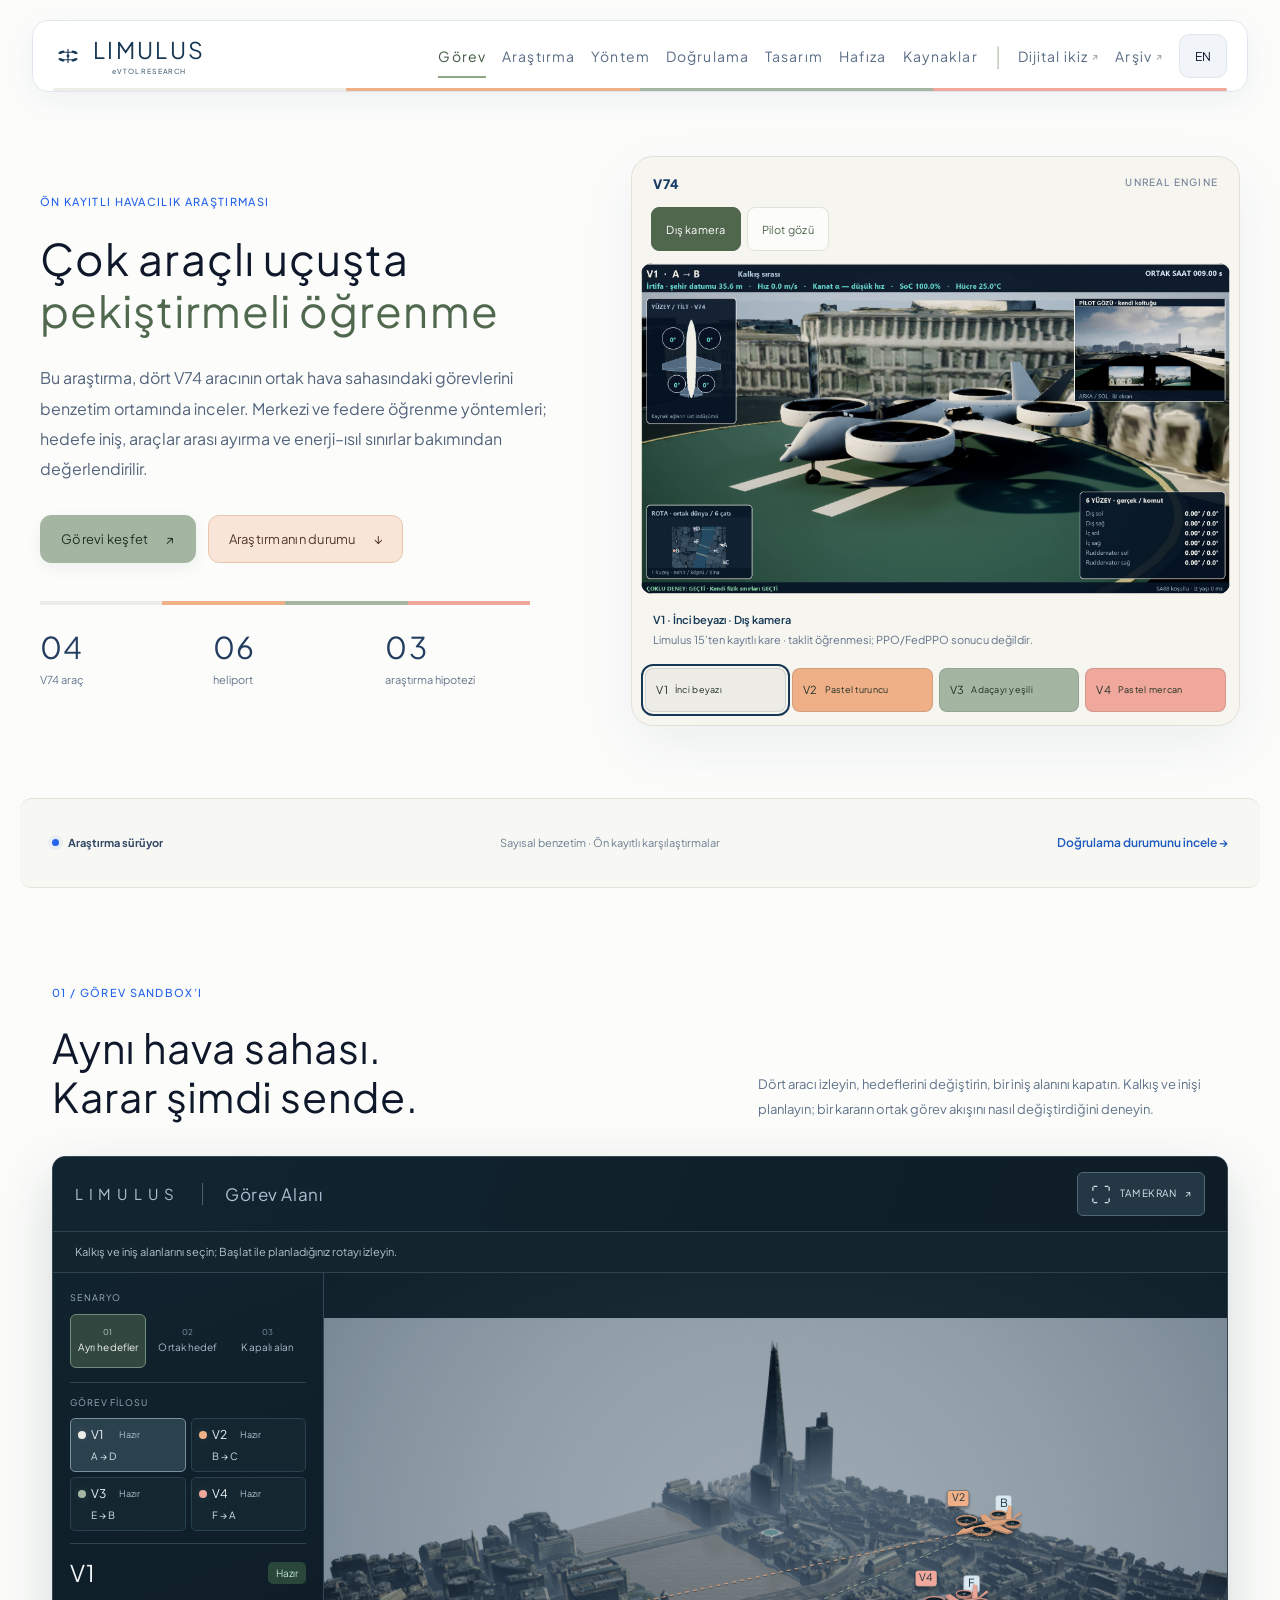
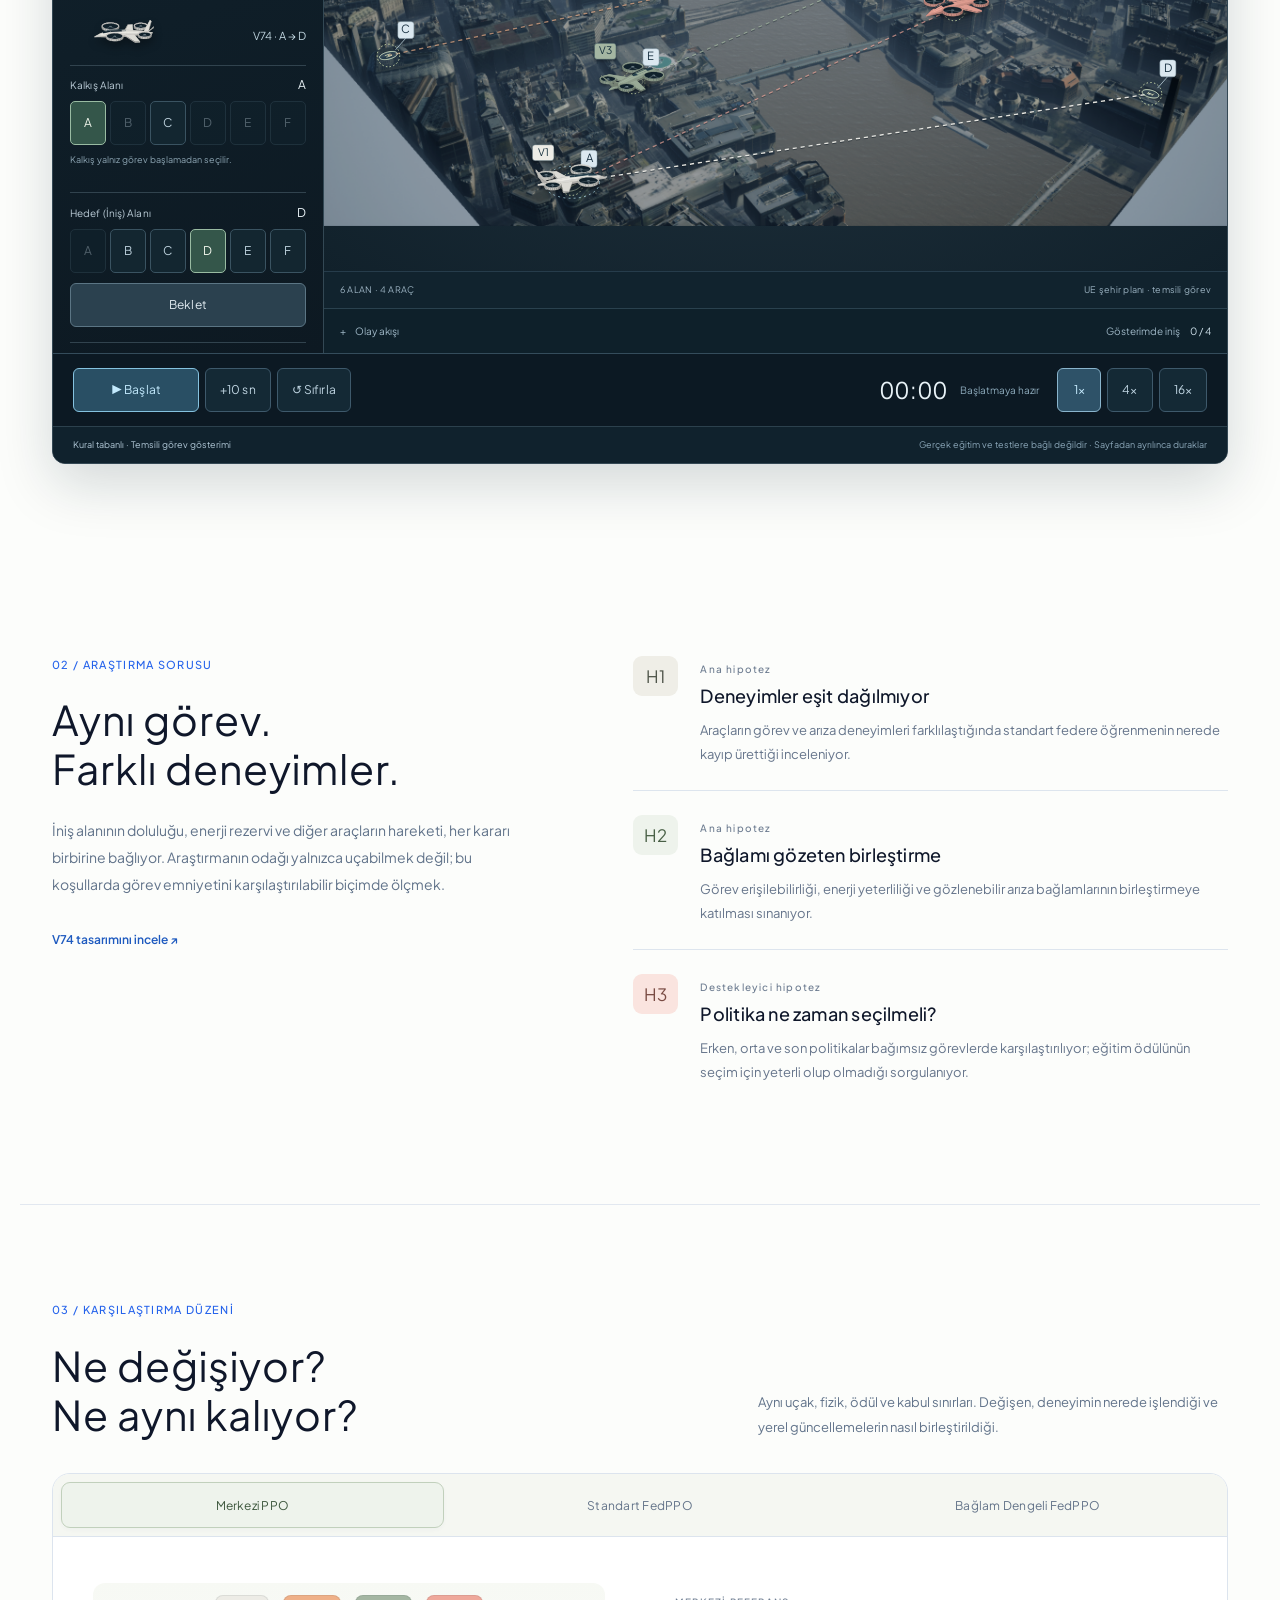
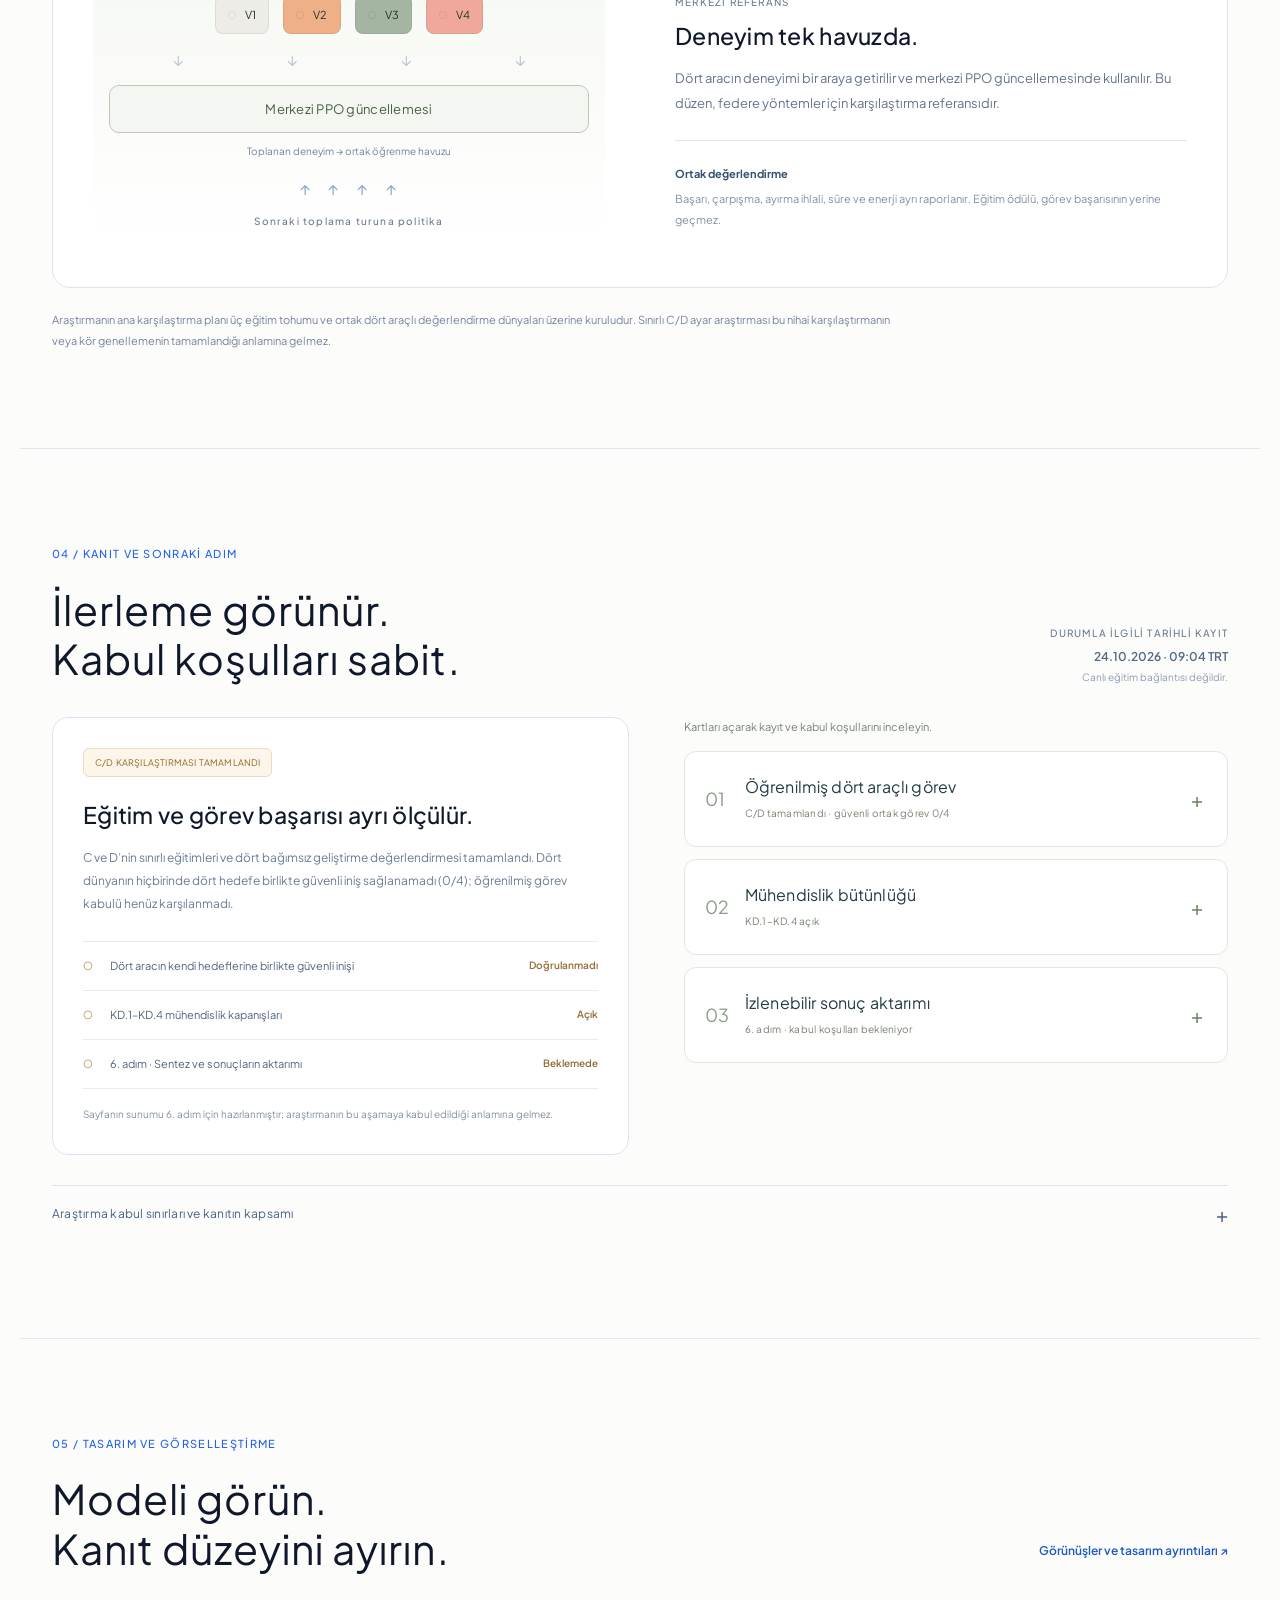
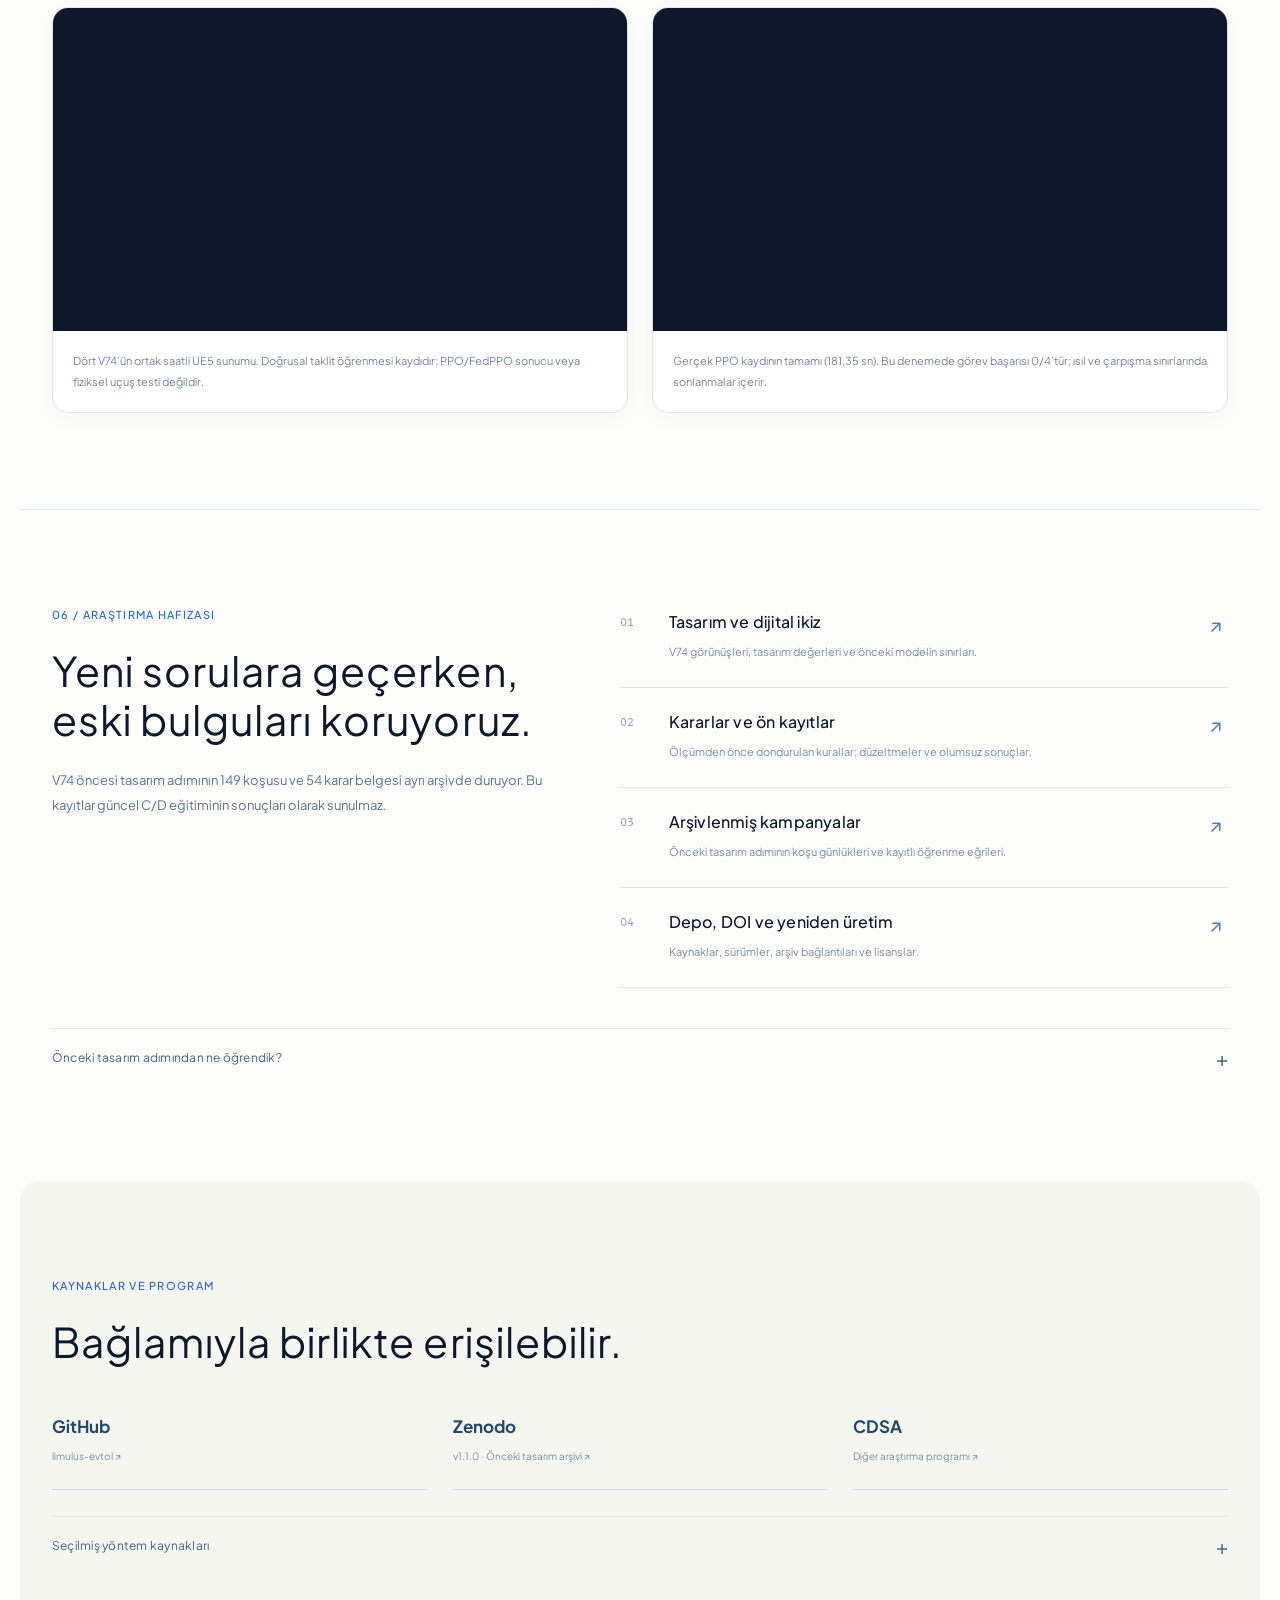
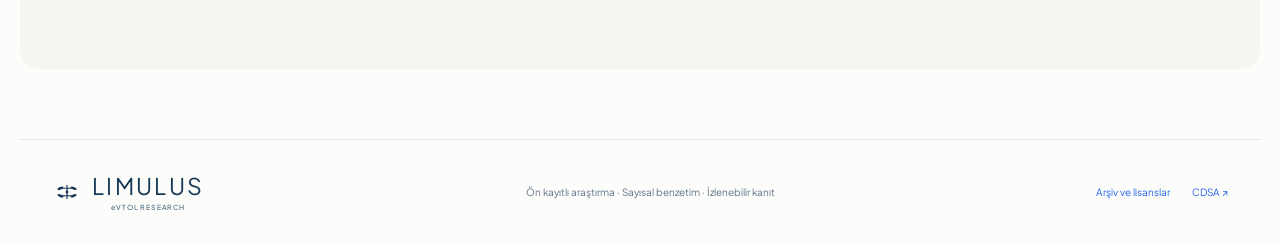
<file: index.html>
<!doctype html>
<html lang="tr">
<head>
<meta charset="utf-8">
<meta name="viewport" content="width=device-width,initial-scale=1">
<title>LIMULUS-eVTOL · Çok araçlı uçuşta pekiştirmeli öğrenme</title>
<meta name="description" content="Dört V74 aracının ortak hava sahasındaki görevlerinin, merkezi ve federe öğrenme yöntemleriyle benzetim ortamında incelenmesi.">
<link rel="canonical" href="https://limulus.cdsa.app/">
<meta property="og:type" content="website">
<meta property="og:site_name" content="LIMULUS-eVTOL">
<meta property="og:title" content="LIMULUS-eVTOL · Çok araçlı uçuşta pekiştirmeli öğrenme">
<meta property="og:description" content="Dört V74 aracının ortak hava sahasındaki görevlerinin, merkezi ve federe öğrenme yöntemleriyle benzetim ortamında incelenmesi.">
<meta property="og:url" content="https://limulus.cdsa.app/">
<meta property="og:image" content="https://limulus.cdsa.app/assets/v74-ue5-inci-hud.jpg">
<meta name="twitter:card" content="summary_large_image">
<meta name="theme-color" content="#f8fafc">
<link rel="icon" href="favicon.svg?v=20261024symbol02" type="image/svg+xml">
<link rel="preconnect" href="https://fonts.googleapis.com">
<link rel="preconnect" href="https://fonts.gstatic.com" crossorigin>
<link href="https://fonts.googleapis.com/css2?family=Plus+Jakarta+Sans:wght@400;500;600;700;800&family=Syne:wght@500;600;700;800&family=B612+Mono:wght@400;700&display=swap" rel="stylesheet">
<link rel="stylesheet" href="assets/limulus.css?v=20261024activenav1">
<link rel="stylesheet" href="assets/home.css?v=20261024video15frames1">
<script src="assets/limulus.js?v=20261024activenav1" defer>
</script>
<link rel="stylesheet" href="assets/mission-city.css?v=20261025uecity1">
<script src="assets/mission-engine.js?v=20261025uecity1" defer></script>
<script src="assets/mission-scene-data.js?v=20261025uecity1" defer></script>
<script src="assets/mission-scene.js?v=20261025uecity1" defer></script>
<script src="assets/mission-ui.js?v=20261025uecity1" defer></script>
<script src="assets/hero-gallery.js?v=20261024video15frames1" defer></script>
<script src="assets/home.js?v=20261024title2" defer>
</script>
<link rel="stylesheet" href="assets/typography.css?v=20261025type69b1">
</head>
<body class="home" data-kok="">
<a class="skip-link" data-tr="İçeriğe geç" data-en="Skip to content" href="#content">İçeriğe geç</a>
<nav aria-label="Ana gezinme">
<a class="nav-logo" href="./">
<img src="assets/limulus-symbol.svg?v=20261024symbol02" alt="" width="30" height="30">
<span class="brand-word"><span class="brand-name">LIMULUS</span><small>eVTOL RESEARCH</small>
</span>
</a>
<ul class="nav-links" id="main-nav">
<li><a href="#senaryo" data-tr="Görev" data-en="Mission">Görev</a></li>
<li><a href="#ozet" data-tr="Araştırma" data-en="Research">Araştırma</a></li>
<li><a href="#yontem" data-tr="Yöntem" data-en="Methods">Yöntem</a></li>
<li><a href="#dogrulama" data-tr="Doğrulama" data-en="Validation">Doğrulama</a></li>

<li><a href="#gorsellestirme" data-tr="Tasarım" data-en="Design">Tasarım</a></li>
<li><a href="#arsiv" data-tr="Hafıza" data-en="Record">Hafıza</a></li>
<li><a href="#kaynakca" data-tr="Kaynaklar" data-en="Sources">Kaynaklar</a></li>

<li class="nav-separator" aria-hidden="true"><span>|</span></li>
<li><a href="ikiz/" target="_blank" rel="noopener"><span data-tr="Dijital ikiz" data-en="Digital twin">Dijital ikiz</span><span class="nav-external" aria-hidden="true">↗</span><span class="sr-only" data-tr=" (yeni sekme)" data-en=" (new tab)"> (yeni sekme)</span></a></li>
<li><a href="arsiv/" target="_blank" rel="noopener"><span data-tr="Arşiv" data-en="Archive">Arşiv</span><span class="nav-external" aria-hidden="true">↗</span><span class="sr-only" data-tr=" (yeni sekme)" data-en=" (new tab)"> (yeni sekme)</span></a></li>
</ul>
<button type="button" class="lang-btn" onclick="toggleLang()" aria-label="Switch to English">EN</button>
</nav>
<main id="content" class="home-main">
<header class="intro">
<div class="intro-copy">
<p class="eyebrow" data-tr="ÖN KAYITLI HAVACILIK ARAŞTIRMASI" data-en="PREREGISTERED AVIATION RESEARCH" >ÖN KAYITLI HAVACILIK ARAŞTIRMASI</p>
<h1 class="" data-tr="Çok araçlı uçuşta&lt;br&gt;&lt;span&gt;pekiştirmeli öğrenme&lt;/span&gt;" data-en="Reinforcement learning&lt;br&gt;&lt;span&gt;for multi-aircraft flight&lt;/span&gt;" >Çok araçlı uçuşta<br><span>pekiştirmeli öğrenme</span></h1>
<p class="intro-lead" data-tr="Bu araştırma, dört V74 aracının ortak hava sahasındaki görevlerini benzetim ortamında inceler. Merkezi ve federe öğrenme yöntemleri; hedefe iniş, araçlar arası ayırma ve enerji–ısıl sınırlar bakımından değerlendirilir." data-en="This research examines missions involving four V74 aircraft in a shared airspace through simulation. Centralised and federated learning methods are evaluated in terms of target landings, separation between aircraft, and energy and thermal limits." >Bu araştırma, dört V74 aracının ortak hava sahasındaki görevlerini benzetim ortamında inceler. Merkezi ve federe öğrenme yöntemleri; hedefe iniş, araçlar arası ayırma ve enerji–ısıl sınırlar bakımından değerlendirilir.</p>
<div class="intro-actions">
<a class="button primary" data-tr="Görevi keşfet &lt;span aria-hidden=&quot;true&quot;&gt;↗&lt;/span&gt;" data-en="Explore the mission &lt;span aria-hidden=&quot;true&quot;&gt;↗&lt;/span&gt;" href="#senaryo">Görevi keşfet <span aria-hidden="true">↗</span>
</a>
<a class="button secondary" data-tr="Araştırmanın durumu &lt;span aria-hidden=&quot;true&quot;&gt;↓&lt;/span&gt;" data-en="Research status &lt;span aria-hidden=&quot;true&quot;&gt;↓&lt;/span&gt;" href="#dogrulama">Araştırmanın durumu <span aria-hidden="true">↓</span>
</a>
</div>
<dl class="intro-facts">
<div>
<dt>04</dt>
<dd class="" data-tr="V74 araç" data-en="V74 aircraft" >V74 araç</dd>
</div>
<div>
<dt>06</dt>
<dd class="" data-tr="heliport" data-en="heliports" >heliport</dd>
</div>
<div>
<dt>03</dt>
<dd class="" data-tr="araştırma hipotezi" data-en="research hypotheses" >araştırma hipotezi</dd>
</div>
</dl>
</div>
<figure class="intro-image">
<div class="image-label">V74 <span>UNREAL ENGINE</span></div>
<div class="hero-camera-switch" role="group" aria-label="Kamera seçimi / Camera selection"><button type="button" data-gallery-camera="external" aria-pressed="true" aria-controls="hero-ue5-image"><span data-tr="Dış kamera" data-en="External view">Dış kamera</span></button><button type="button" data-gallery-camera="pilot" aria-pressed="false" aria-controls="hero-ue5-image"><span data-tr="Pilot gözü" data-en="Pilot view">Pilot gözü</span></button></div>
<div class="hero-image-stage">
<img id="hero-ue5-image" src="assets/v74-ue5-inci-video15.jpg" width="1920" height="1080" alt="Limulus 15 kaydından inci beyazı V1 · özgün bilgi kutularıyla dış kamera" fetchpriority="high">
</div>
<figcaption><span id="hero-frame-title" aria-live="polite">V1 · İnci beyazı</span><br><span id="hero-frame-note">Limulus 15’ten kayıtlı kare · taklit öğrenmesi; PPO/FedPPO sonucu değildir.</span></figcaption>
<ul class="fleet-palette" aria-label="V74 renk görünümü">
<li style="--vehicle:var(--v1)"><button type="button" data-gallery-vehicle="V1" aria-pressed="true" aria-controls="hero-ue5-image"><strong>V1</strong><span data-tr="İnci beyazı" data-en="Pearl white">İnci beyazı</span></button></li>
<li style="--vehicle:var(--v2)"><button type="button" data-gallery-vehicle="V2" aria-pressed="false" aria-controls="hero-ue5-image"><strong>V2</strong><span data-tr="Pastel turuncu" data-en="Pastel orange">Pastel turuncu</span></button></li>
<li style="--vehicle:var(--v3)"><button type="button" data-gallery-vehicle="V3" aria-pressed="false" aria-controls="hero-ue5-image"><strong>V3</strong><span data-tr="Adaçayı yeşili" data-en="Sage green">Adaçayı yeşili</span></button></li>
<li style="--vehicle:var(--v4)"><button type="button" data-gallery-vehicle="V4" aria-pressed="false" aria-controls="hero-ue5-image"><strong>V4</strong><span data-tr="Pastel mercan" data-en="Pastel coral">Pastel mercan</span></button></li>
</ul>
</figure>
</header>
<div class="research-strip">
<span class="strip-state">
<i>
</i>
<span class="" data-tr="Araştırma sürüyor" data-en="Research in progress" >Araştırma sürüyor</span>
</span>
<span class="" data-tr="Sayısal benzetim · Ön kayıtlı karşılaştırmalar" data-en="Numerical simulation · Preregistered comparisons" >Sayısal benzetim · Ön kayıtlı karşılaştırmalar</span>
<a class="text-link" data-tr="Doğrulama durumunu incele →" data-en="Review validation status →" href="#dogrulama">Doğrulama durumunu incele →</a>
</div>
<section id="senaryo" class="mission-section">
<div class="section-heading"><div>
<p class="eyebrow" data-tr="01 / GÖREV SANDBOX’I" data-en="01 / MISSION SANDBOX">01 / GÖREV SANDBOX’I</p>
<h2 data-tr="Aynı hava sahası.&lt;br&gt;Karar şimdi sende." data-en="One airspace.&lt;br&gt;Your next decision.">Aynı hava sahası.<br>Karar şimdi sende.</h2>
</div><p class="lead" data-tr="Dört aracı izleyin, hedeflerini değiştirin, bir iniş alanını kapatın. Kalkış ve inişi planlayın; bir kararın ortak görev akışını nasıl değiştirdiğini deneyin." data-en="Follow four aircraft, change their targets and close a landing site. Plan departure and landing; explore how one decision changes the shared mission flow.">Dört aracı izleyin, hedeflerini değiştirin, bir iniş alanını kapatın. Kalkış ve inişi planlayın; bir kararın ortak görev akışını nasıl değiştirdiğini deneyin.</p></div>
<div class="mission-console" id="mission-demo">
<div class="console-head"><div class="atlas-title"><span class="atlas-wordmark">LIMULUS</span><span data-tr="Görev Alanı" data-en="Mission Workspace">Görev Alanı</span></div><a id="demo-expand" class="demo-expand" href="mission.html" target="_blank" rel="noopener" aria-label="Tam ekran · ayrı sekmede aç"><span aria-hidden="true">⛶</span><span data-tr="TAM EKRAN" data-en="FULL SCREEN">TAM EKRAN</span><span aria-hidden="true">↗</span></a></div>
<p id="demo-scenario-copy" class="demo-scenario-copy"></p>
<div class="mission-layout"><div class="demo-map-column"><div class="airspace"><svg id="mission-world" viewBox="0 0 1920 1080" role="group" aria-labelledby="airspace-title airspace-desc"><title id="airspace-title">UE şehir planında dört V74 ve altı çatı</title><desc id="airspace-desc">Kayıtlı UE şehir görüntüsü ve aynı altı çatı koordinatı üzerinde temsili görev gösterimi.</desc><defs>
<pattern id="map-grid" width="40" height="40" patternUnits="userSpaceOnUse"><path d="M40 0H0V40" fill="none" stroke="#c6d0d2" stroke-width=".65" opacity=".5"/></pattern>
<pattern id="atlas-ruler" width="20" height="12" patternUnits="userSpaceOnUse"><path d="M0 0V9M10 0V4" stroke="#9caeb6" stroke-width=".6"/></pattern>
<filter id="atlas-aircraft-shadow" x="-45%" y="-25%" width="190%" height="160%"><feDropShadow dx="0" dy="1.7" stdDeviation="1.3" flood-color="#17394e" flood-opacity=".2"/></filter>
<path id="atlas-blade" d="M-1-1C-3-4-2-8.8.3-9.1L1.8-2Z" fill="#344952"/>
<g id="atlas-fan"><circle r="10.5" fill="currentColor" stroke="#5e747f" stroke-width=".7"/><circle r="9.25" fill="#182e3a" stroke="#e3e9e8" stroke-width=".45"/><use href="#atlas-blade" transform="rotate(0)"/><use href="#atlas-blade" transform="rotate(72)"/><use href="#atlas-blade" transform="rotate(144)"/><use href="#atlas-blade" transform="rotate(216)"/><use href="#atlas-blade" transform="rotate(288)"/><circle r="1.5" fill="#89999b" stroke="#142c39" stroke-width=".5"/></g>
<g id="v74-symbol" filter="url(#atlas-aircraft-shadow)">
<g fill="currentColor" stroke="#647b86" stroke-width=".55" stroke-linejoin="round">
<path d="M-4 0L-26 9V15L-4 12M4 0L26 9V15L4 12"/>
<path d="M-3 25L-10 32V35L0 32L10 35V32L3 25"/>
<path d="M-5-14H-16M5-14H16M-4 23H-14M4 23H14" stroke-width="2.3"/>
<path d="M0-36C-3-35-5-26-5-13L-4 24Q-3 33 0 37Q3 33 4 24L5-13C5-26 3-35 0-36Z"/>
</g>
<path d="M0-27C-2.8-24-3.7-17-3.5-10L-2.4 1Q0 5 2.4 1L3.5-10C3.7-17 2.8-24 0-27Z" fill="#183343" stroke="#627d88" stroke-width=".55"/>
<path d="M0-25V0M-2.7-9H2.7" stroke="#627e88" stroke-width=".45" fill="none"/>
<path d="M-3 16H3M-2.7 25H2.7M0 29V34" stroke="#93a3a8" stroke-width=".45" fill="none"/>
<use href="#atlas-fan" transform="translate(-15 -14)"/><use href="#atlas-fan" transform="translate(15 -14)"/>
<use href="#atlas-fan" transform="translate(-13.4 23) scale(.79)"/><use href="#atlas-fan" transform="translate(13.4 23) scale(.79)"/>
</g></defs><image href="assets/ue-city-overview.png" x="0" y="0" width="1920" height="1080"/><rect width="1920" height="1080" fill="#07131c" opacity=".16"/><g id="demo-trails"></g><g id="demo-routes"></g><g id="demo-pads"></g><g id="demo-aircraft"></g></svg></div><div class="map-caption"><span data-tr="6 ALAN · 4 ARAÇ" data-en="6 SITES · 4 AIRCRAFT">6 ALAN · 4 ARAÇ</span><span data-tr="UE şehir planı · temsili görev" data-en="UE city layout · illustrative mission">UE şehir planı · temsili görev</span></div>
<details class="demo-log"><summary class="demo-log-heading"><span data-tr="Olay akışı" data-en="Event flow">Olay akışı</span><span><span data-tr="Gösterimde iniş" data-en="Demo landings">Gösterimde iniş</span> <b id="demo-count">0 / 4</b></span></summary><ol id="demo-events" aria-label="Olaylar / Events"></ol></details></div>
<aside class="mission-detail"><div class="mission-scenario-panel"><p class="demo-label" data-tr="SENARYO" data-en="SCENARIO">SENARYO</p><div class="demo-presets" role="group" aria-label="Senaryo / Scenario">
<button type="button" data-preset="normal" aria-pressed="true"><span aria-hidden="true">01</span><b data-tr="Ayrı hedefler" data-en="Separate targets">Ayrı hedefler</b></button>
<button type="button" data-preset="shared" aria-pressed="false"><span aria-hidden="true">02</span><b data-tr="Ortak hedef" data-en="Shared target">Ortak hedef</b></button>
<button type="button" data-preset="closed" aria-pressed="false"><span aria-hidden="true">03</span><b data-tr="Kapalı alan" data-en="Closed site">Kapalı alan</b></button></div></div><div class="atlas-fleet-panel"><p class="demo-label" data-tr="GÖREV FİLOSU" data-en="MISSION FLEET">GÖREV FİLOSU</p><div class="demo-fleet" role="group" aria-label="Araç seçimi / Select aircraft"><button type="button" class="demo-fleet-item" data-vehicle="V1" aria-pressed="true" style="--vehicle:var(--v1)"><span class="atlas-dot" aria-hidden="true"></span><b>V1</b><span id="demo-status-V1"></span><span id="demo-site-V1" class="demo-site"></span></button><button type="button" class="demo-fleet-item" data-vehicle="V2" aria-pressed="false" style="--vehicle:var(--v2)"><span class="atlas-dot" aria-hidden="true"></span><b>V2</b><span id="demo-status-V2"></span><span id="demo-site-V2" class="demo-site"></span></button><button type="button" class="demo-fleet-item" data-vehicle="V3" aria-pressed="false" style="--vehicle:var(--v3)"><span class="atlas-dot" aria-hidden="true"></span><b>V3</b><span id="demo-status-V3"></span><span id="demo-site-V3" class="demo-site"></span></button><button type="button" class="demo-fleet-item" data-vehicle="V4" aria-pressed="false" style="--vehicle:var(--v4)"><span class="atlas-dot" aria-hidden="true"></span><b>V4</b><span id="demo-status-V4"></span><span id="demo-site-V4" class="demo-site"></span></button></div></div>
<div class="selected-vehicle"><strong id="vehicle-name">V1</strong><span id="demo-vehicle-status"></span></div>
<div class="atlas-aircraft-preview" aria-hidden="true"><svg viewBox="-90 -85 180 170"><g id="demo-vehicle-preview"></g></svg><span>V74 · <span id="demo-flight-plan">A → D</span></span></div>
<div class="atlas-command-panel"><div class="atlas-origin-panel"><div class="atlas-target-heading"><span class="demo-label" id="atlas-origin-label" data-tr="Kalkış Alanı" data-en="Departure Site">Kalkış Alanı</span><b id="demo-origin-value">A</b></div><div class="demo-target-buttons demo-origin-buttons" role="group" aria-labelledby="atlas-origin-label"><button type="button" data-origin-site="A" aria-pressed="true">A</button><button type="button" data-origin-site="B" aria-pressed="false">B</button><button type="button" data-origin-site="C" aria-pressed="false">C</button><button type="button" data-origin-site="D" aria-pressed="false">D</button><button type="button" data-origin-site="E" aria-pressed="false">E</button><button type="button" data-origin-site="F" aria-pressed="false">F</button></div><p id="demo-origin-help" class="atlas-origin-help"></p></div><div class="atlas-target-heading"><label class="demo-label" id="atlas-target-label" data-tr="Hedef (İniş) Alanı" data-en="Destination (Landing) Site">Hedef (İniş) Alanı</label><b id="demo-target-value">A</b></div><select id="demo-target" hidden aria-label="Hedef alanı / Target site"><option value="A">A</option><option value="B">B</option><option value="C">C</option><option value="D">D</option><option value="E">E</option><option value="F">F</option></select><div class="demo-target-buttons" role="group" aria-labelledby="atlas-target-label"><button type="button" data-target-site="A" aria-pressed="true" aria-label="Hedef A">A</button><button type="button" data-target-site="B" aria-pressed="false" aria-label="Hedef B">B</button><button type="button" data-target-site="C" aria-pressed="false" aria-label="Hedef C">C</button><button type="button" data-target-site="D" aria-pressed="false" aria-label="Hedef D">D</button><button type="button" data-target-site="E" aria-pressed="false" aria-label="Hedef E">E</button><button type="button" data-target-site="F" aria-pressed="false" aria-label="Hedef F">F</button></div><button type="button" id="demo-hold" aria-pressed="false">Beklet</button></div>
<details class="atlas-sites"><summary data-tr="Alan erişimini düzenle" data-en="Manage site access">Alan erişimini düzenle</summary><p class="demo-control-help" data-tr="Bir alanı seçerek açın veya kapatın." data-en="Select a site to open or close it.">Bir alanı seçerek açın veya kapatın.</p><div class="demo-pad-grid"><button type="button" data-pad-toggle="A" aria-pressed="false"><b>A</b><span>Açık</span></button><button type="button" data-pad-toggle="B" aria-pressed="false"><b>B</b><span>Açık</span></button><button type="button" data-pad-toggle="C" aria-pressed="false"><b>C</b><span>Açık</span></button><button type="button" data-pad-toggle="D" aria-pressed="false"><b>D</b><span>Açık</span></button><button type="button" data-pad-toggle="E" aria-pressed="false"><b>E</b><span>Açık</span></button><button type="button" data-pad-toggle="F" aria-pressed="false"><b>F</b><span>Açık</span></button></div></details>
<details class="demo-scope"><summary data-tr="Bu gösterim hakkında" data-en="About this demo">Bu gösterim hakkında</summary><p id="demo-hint" class="demo-control-help"></p><p data-tr="UE ile aynı şehir planı üzerinde, sabit hız ve alan ayırma kurallarıyla hazırlanmış temsili 2B görev gösterimidir. Araç simgeleri okunabilirlik için büyütülmüştür. Çarpışma önleme, aerodinamik, batarya ve ısıl model içermez. PPO politikası, gerçek uçuş telemetrisi veya dört uçağın emniyetli iniş kanıtı değildir; 6. aşamanın kabulünü değiştirmez." data-en="An illustrative 2D mission model on the same city layout as UE, using fixed-speed motion and site reservations. Aircraft symbols are enlarged for readability. It contains no collision avoidance, aerodynamics, battery or thermal model. It is not a PPO policy, flight telemetry or evidence of safe four-aircraft landings; it does not change Step 6 acceptance.">UE ile aynı şehir planı üzerinde, sabit hız ve alan ayırma kurallarıyla hazırlanmış temsili 2B görev gösterimidir. Araç simgeleri okunabilirlik için büyütülmüştür. Çarpışma önleme, aerodinamik, batarya ve ısıl model içermez. PPO politikası, gerçek uçuş telemetrisi veya dört uçağın emniyetli iniş kanıtı değildir; 6. aşamanın kabulünü değiştirmez.</p></details>
</aside></div>
<div class="demo-toolbar"><div class="demo-transport"><button type="button" id="demo-play" aria-pressed="false">▶ Başlat</button><button type="button" id="demo-step" data-tr="+10 sn" data-en="+10 s">+10 sn</button><button type="button" id="demo-reset" data-tr="↺ Sıfırla" data-en="↺ Reset">↺ Sıfırla</button></div><div class="demo-time"><b id="demo-clock">00:00</b><span id="demo-run-state"></span></div><div class="demo-speed" role="group" aria-label="Hız / Speed"><button type="button" data-speed="1" aria-pressed="true">1×</button><button type="button" data-speed="4" aria-pressed="false">4×</button><button type="button" data-speed="16" aria-pressed="false">16×</button></div></div>
<div class="demo-bottom-note"><span class="console-tag" data-tr="Kural tabanlı · Temsili görev gösterimi" data-en="Rule-based · Illustrative mission demo">Kural tabanlı · Temsili görev gösterimi</span><span data-tr="Gerçek eğitim ve testlere bağlı değildir · Sayfadan ayrılınca duraklar" data-en="Separate from actual training and tests · Pauses when out of view">Gerçek eğitim ve testlere bağlı değildir · Sayfadan ayrılınca duraklar</span></div>
</div><noscript><p data-tr="Etkileşimli gösterim için JavaScript’i etkinleştirin." data-en="Enable JavaScript for the interactive demo.">Etkileşimli gösterim için JavaScript’i etkinleştirin.</p></noscript>
</section>
<section id="ozet" class="research-section">
<div class="section-intro">
<p class="eyebrow" data-tr="02 / ARAŞTIRMA SORUSU" data-en="02 / RESEARCH QUESTION" >02 / ARAŞTIRMA SORUSU</p>
<h2 class="" data-tr="Aynı görev.&lt;br&gt;Farklı deneyimler." data-en="The same mission.&lt;br&gt;Different experiences." >Aynı görev.<br>Farklı deneyimler.</h2>
<p class="lead" data-tr="İniş alanının doluluğu, enerji rezervi ve diğer araçların hareketi, her kararı birbirine bağlıyor. Araştırmanın odağı yalnızca uçabilmek değil; bu koşullarda görev emniyetini karşılaştırılabilir biçimde ölçmek." data-en="Landing-site occupancy, energy reserve and other aircraft movements connect every decision. The research concerns both flight and a comparable measurement of mission safety under these conditions." >İniş alanının doluluğu, enerji rezervi ve diğer araçların hareketi, her kararı birbirine bağlıyor. Araştırmanın odağı yalnızca uçabilmek değil; bu koşullarda görev emniyetini karşılaştırılabilir biçimde ölçmek.</p>
<a class="text-link" data-tr="V74 tasarımını incele ↗" data-en="Explore the V74 design ↗" href="ikiz/#v74" target="_blank" rel="noopener">V74 tasarımını incele ↗</a>
</div>
<div class="hypotheses">
<article class="hypothesis">
<span class="h-code">H1</span>
<div>
<span class="small-label" data-tr="Ana hipotez" data-en="Primary hypothesis" >Ana hipotez</span>
<h3 class="" data-tr="Deneyimler eşit dağılmıyor" data-en="Experience is not equally distributed" >Deneyimler eşit dağılmıyor</h3>
<p class="" data-tr="Araçların görev ve arıza deneyimleri farklılaştığında standart federe öğrenmenin nerede kayıp ürettiği inceleniyor." data-en="Where does standard federated learning lose performance when aircraft encounter different missions and failures?" >Araçların görev ve arıza deneyimleri farklılaştığında standart federe öğrenmenin nerede kayıp ürettiği inceleniyor.</p>
</div>
</article>
<article class="hypothesis">
<span class="h-code">H2</span>
<div>
<span class="small-label" data-tr="Ana hipotez" data-en="Primary hypothesis" >Ana hipotez</span>
<h3 class="" data-tr="Bağlamı gözeten birleştirme" data-en="Context-aware aggregation" >Bağlamı gözeten birleştirme</h3>
<p class="" data-tr="Görev erişilebilirliği, enerji yeterliliği ve gözlenebilir arıza bağlamlarının birleştirmeye katılması sınanıyor." data-en="Aggregation is evaluated with mission accessibility, energy sufficiency and observable failure context." >Görev erişilebilirliği, enerji yeterliliği ve gözlenebilir arıza bağlamlarının birleştirmeye katılması sınanıyor.</p>
</div>
</article>
<article class="hypothesis">
<span class="h-code">H3</span>
<div>
<span class="small-label" data-tr="Destekleyici hipotez" data-en="Supporting hypothesis" >Destekleyici hipotez</span>
<h3 class="" data-tr="Politika ne zaman seçilmeli?" data-en="When should a policy be selected?" >Politika ne zaman seçilmeli?</h3>
<p class="" data-tr="Erken, orta ve son politikalar bağımsız görevlerde karşılaştırılıyor; eğitim ödülünün seçim için yeterli olup olmadığı sorgulanıyor." data-en="Early, middle and late policies are compared on independent missions to examine the limits of training-reward-based selection." >Erken, orta ve son politikalar bağımsız görevlerde karşılaştırılıyor; eğitim ödülünün seçim için yeterli olup olmadığı sorgulanıyor.</p>
</div>
</article>
</div>
</section>
<section id="yontem" class="method-section">
<div class="section-heading">
<div>
<p class="eyebrow" data-tr="03 / KARŞILAŞTIRMA DÜZENİ" data-en="03 / COMPARISON DESIGN" >03 / KARŞILAŞTIRMA DÜZENİ</p>
<h2 class="" data-tr="Ne değişiyor?&lt;br&gt;Ne aynı kalıyor?" data-en="What changes?&lt;br&gt;What stays the same?" >Ne değişiyor?<br>Ne aynı kalıyor?</h2>
</div>
<p class="lead" data-tr="Aynı uçak, fizik, ödül ve kabul sınırları. Değişen, deneyimin nerede işlendiği ve yerel güncellemelerin nasıl birleştirildiği." data-en="The same aircraft, physics, reward and acceptance limits. What changes is where experience is processed and how local updates are aggregated." >Aynı uçak, fizik, ödül ve kabul sınırları. Değişen, deneyimin nerede işlendiği ve yerel güncellemelerin nasıl birleştirildiği.</p>
</div>
<div class="method-box">
<div class="method-tabs" role="tablist" aria-label="Öğrenme yöntemleri">
<button class="method-tab" data-tr="Merkezi PPO" data-en="Centralised PPO" type="button" role="tab" id="tab-central" data-method="central" aria-selected="true" aria-controls="method-panel" tabindex="0">Merkezi PPO</button>
<button class="method-tab" data-tr="Standart FedPPO" data-en="Standard FedPPO" type="button" role="tab" id="tab-federated" data-method="federated" aria-selected="false" aria-controls="method-panel" tabindex="-1">Standart FedPPO</button>
<button class="method-tab" data-tr="Bağlam Dengeli FedPPO" data-en="Context-balanced FedPPO" type="button" role="tab" id="tab-context" data-method="context" aria-selected="false" aria-controls="method-panel" tabindex="-1">Bağlam Dengeli FedPPO</button>
</div>
<div id="method-panel" role="tabpanel" aria-labelledby="tab-central" class="method-panel">
<div class="method-diagram">
<div class="client-row">
<span>
<i style="background:var(--v1)">
</i>V1</span>
<span>
<i style="background:var(--v2)">
</i>V2</span>
<span>
<i style="background:var(--v3)">
</i>V3</span>
<span>
<i style="background:var(--v4)">
</i>V4</span>
</div>
<div class="flow-lines">
<span>↓</span>
<span>↓</span>
<span>↓</span>
<span>↓</span>
</div>
<div class="learning-node" id="learning-node">
</div>
<p class="diagram-caption" id="flow-caption">
</p>
<div class="return-flow">↑ &nbsp; ↑ &nbsp; ↑ &nbsp; ↑</div>
<span class="small-label" data-tr="Sonraki toplama turuna politika" data-en="Policy for the next collection round" >Sonraki toplama turuna politika</span>
</div>
<div class="method-copy">
<p class="small-label" id="method-kicker">
</p>
<h3 id="method-title">
</h3>
<p id="method-description" aria-live="polite">
</p>
<div class="method-constant">
<strong class="" data-tr="Ortak değerlendirme" data-en="Shared evaluation" >Ortak değerlendirme</strong>
<p class="" data-tr="Başarı, çarpışma, ayırma ihlali, süre ve enerji ayrı raporlanır. Eğitim ödülü, görev başarısının yerine geçmez." data-en="Success, collision, separation violation, time and energy are reported separately. Training reward does not stand in for mission success." >Başarı, çarpışma, ayırma ihlali, süre ve enerji ayrı raporlanır. Eğitim ödülü, görev başarısının yerine geçmez.</p>
</div>
</div>
</div>
</div>
<p class="section-footnote" data-tr="Araştırmanın ana karşılaştırma planı üç eğitim tohumu ve ortak dört araçlı değerlendirme dünyaları üzerine kuruludur. Sınırlı C/D ayar araştırması bu nihai karşılaştırmanın veya kör genellemenin tamamlandığı anlamına gelmez." data-en="The main comparison plan uses three training seeds and shared four-aircraft evaluation worlds. The bounded C/D settings study does not establish completion of that final comparison or blind generalisation." >Araştırmanın ana karşılaştırma planı üç eğitim tohumu ve ortak dört araçlı değerlendirme dünyaları üzerine kuruludur. Sınırlı C/D ayar araştırması bu nihai karşılaştırmanın veya kör genellemenin tamamlandığı anlamına gelmez.</p>
</section>
<section id="dogrulama" class="validation-section">
<div class="section-heading">
<div>
<p class="eyebrow" data-tr="04 / KANIT VE SONRAKİ ADIM" data-en="04 / EVIDENCE AND NEXT STEP" >04 / KANIT VE SONRAKİ ADIM</p>
<h2 class="" data-tr="İlerleme görünür.&lt;br&gt;Kabul koşulları sabit." data-en="Visible progress.&lt;br&gt;Fixed acceptance criteria." >İlerleme görünür.<br>Kabul koşulları sabit.</h2>
</div>
<div class="snapshot">
<span class="small-label" data-tr="DURUMLA İLGİLİ TARİHLİ KAYIT" data-en="DATED STATUS SNAPSHOT" >DURUMLA İLGİLİ TARİHLİ KAYIT</span>
<time datetime="2026-10-24T09:04:11+03:00">24.10.2026 · 09:04 TRT</time>
<p class="" data-tr="Canlı eğitim bağlantısı değildir." data-en="Not a live training connection." >Canlı eğitim bağlantısı değildir.</p>
</div>
</div>
<div class="validation-grid">
<article class="status-summary">
<span class="status-pill">
<span class="" data-tr="C/D KARŞILAŞTIRMASI TAMAMLANDI" data-en="C/D COMPARISON COMPLETE" >C/D KARŞILAŞTIRMASI TAMAMLANDI</span>
</span>
<h3 class="" data-tr="Eğitim ve görev başarısı ayrı ölçülür." data-en="Completing training and completing a mission are separate." >Eğitim ve görev başarısı ayrı ölçülür.</h3>
<p class="" data-tr="C ve D’nin sınırlı eğitimleri ve dört bağımsız geliştirme değerlendirmesi tamamlandı. Dört dünyanın hiçbirinde dört hedefe birlikte güvenli iniş sağlanamadı (0/4); öğrenilmiş görev kabulü henüz karşılanmadı." data-en="The bounded C and D training runs and four independent development evaluations are complete. Safe joint landing at all four targets was achieved in 0/4 worlds; learned mission acceptance has not been met." >C ve D’nin sınırlı eğitimleri ve dört bağımsız geliştirme değerlendirmesi tamamlandı. Dört dünyanın hiçbirinde dört hedefe birlikte güvenli iniş sağlanamadı (0/4); öğrenilmiş görev kabulü henüz karşılanmadı.</p>
<div class="status-checks">
<div>
<span class="check pending">○</span>
<span class="" data-tr="Dört aracın kendi hedeflerine birlikte güvenli inişi" data-en="Safe joint landing at all four assigned targets" >Dört aracın kendi hedeflerine birlikte güvenli inişi</span>
<b class="" data-tr="Doğrulanmadı" data-en="Unverified" >Doğrulanmadı</b>
</div>
<div>
<span class="check pending">○</span>
<span class="" data-tr="KD.1–KD.4 mühendislik kapanışları" data-en="KD.1–KD.4 engineering closure" >KD.1–KD.4 mühendislik kapanışları</span>
<b class="" data-tr="Açık" data-en="Open" >Açık</b>
</div>
<div>
<span class="check pending">○</span>
<span class="" data-tr="6. adım · Sentez ve sonuçların aktarımı" data-en="Step 6 · Synthesis and results transfer" >6. adım · Sentez ve sonuçların aktarımı</span>
<b class="" data-tr="Beklemede" data-en="Pending" >Beklemede</b>
</div>
</div>
<p class="status-note" data-tr="Sayfanın sunumu 6. adım için hazırlanmıştır; araştırmanın bu aşamaya kabul edildiği anlamına gelmez." data-en="The page is prepared to present Step 6; this does not mean the research has been admitted to that stage." >Sayfanın sunumu 6. adım için hazırlanmıştır; araştırmanın bu aşamaya kabul edildiği anlamına gelmez.</p>
</article>
<div class="gates">
<p class="evidence-help" data-tr="Kartları açarak kayıt ve kabul koşullarını inceleyin." data-en="Open a card to inspect its record and acceptance conditions.">Kartları açarak kayıt ve kabul koşullarını inceleyin.</p>
<details class="evidence-card" id="evidence-1"><summary><span class="evidence-number">01</span><span class="evidence-heading"><strong data-tr="Öğrenilmiş dört araçlı görev" data-en="Learned four-aircraft mission">Öğrenilmiş dört araçlı görev</strong><small data-tr="C/D tamamlandı · güvenli ortak görev 0/4" data-en="C/D complete · safe joint missions 0/4">C/D tamamlandı · güvenli ortak görev 0/4</small></span><span class="evidence-plus" aria-hidden="true">+</span></summary><dl class="evidence-body">
<div><dt data-tr="Ölçüm" data-en="Measurement">Ölçüm</dt><dd data-tr="C ve D, ikişer bağımsız dört araçlı dünyada sınandı. Her iki modelde de hedef inişi 0/8; ortak güvenli görev 0/2." data-en="C and D were each evaluated in two independent four-aircraft worlds. Each model recorded 0/8 target landings and 0/2 safe joint missions.">C ve D, ikişer bağımsız dört araçlı dünyada sınandı. Her iki modelde de hedef inişi 0/8; ortak güvenli görev 0/2.</dd></div>
<div><dt data-tr="Sonuç" data-en="Result">Sonuç</dt><dd data-tr="C: 6 ısıl başarısızlık ve iki aracı etkileyen tek çarpışma olayı. D: 8 ısıl başarısızlık, çarpışma yok. Dünyaların içindeki araç sonuçları bağımsız deneyler değildir." data-en="C: 6 thermal failures and one collision event affecting two aircraft. D: 8 thermal failures and no collision. Aircraft outcomes within a world are not independent experiments.">C: 6 ısıl başarısızlık ve iki aracı etkileyen tek çarpışma olayı. D: 8 ısıl başarısızlık, çarpışma yok. Dünyaların içindeki araç sonuçları bağımsız deneyler değildir.</dd></div>
<div><dt data-tr="Kabul koşulu" data-en="Acceptance condition">Kabul koşulu</dt><dd data-tr="Dört özgün hedefe iniş, sıfır çarpışma ve fiziksel başarısızlık; aşağıdaki sabit araştırma sınırlarının tamamı. Bu dört dünya nihai kör genelleme testi değildir." data-en="Landing at all four original targets, no collision or physical failure, and every fixed research limit listed below. These four worlds are not a final blind generalisation test.">Dört özgün hedefe iniş, sıfır çarpışma ve fiziksel başarısızlık; aşağıdaki sabit araştırma sınırlarının tamamı. Bu dört dünya nihai kör genelleme testi değildir.</dd></div>
<div><dt data-tr="Kayıt" data-en="Record">Kayıt</dt><dd data-tr="23.10.2026 · 23:53 TRT — MODEL_KARSILASTIRMA.json; dört RESULT ve mevcut bağımsız doğrulama fişleri." data-en="23 Oct 2026 · 23:53 TRT — MODEL_KARSILASTIRMA.json; four RESULT records and their existing independent verification receipts.">23.10.2026 · 23:53 TRT — MODEL_KARSILASTIRMA.json; dört RESULT ve mevcut bağımsız doğrulama fişleri.</dd></div>
</dl></details>
<details class="evidence-card" id="evidence-2"><summary><span class="evidence-number">02</span><span class="evidence-heading"><strong data-tr="Mühendislik bütünlüğü" data-en="Engineering consistency">Mühendislik bütünlüğü</strong><small data-tr="KD.1–KD.4 açık" data-en="KD.1–KD.4 open">KD.1–KD.4 açık</small></span><span class="evidence-plus" aria-hidden="true">+</span></summary><dl class="evidence-body">
<div><dt data-tr="İnceleme" data-en="Review">İnceleme</dt><dd data-tr="KD.1: kokpit ve kumandalar. KD.2: batarya ve elektrik. KD.3: yükler, rotor ve mekanizmalar. KD.4: kütle, ağırlık merkezi, atalet ve dayanım." data-en="KD.1: cockpit and controls. KD.2: battery and electrics. KD.3: loads, rotor and mechanisms. KD.4: mass, centre of gravity, inertia and strength.">KD.1: kokpit ve kumandalar. KD.2: batarya ve elektrik. KD.3: yükler, rotor ve mekanizmalar. KD.4: kütle, ağırlık merkezi, atalet ve dayanım.</dd></div>
<div><dt data-tr="Kabul koşulu" data-en="Acceptance condition">Kabul koşulu</dt><dd data-tr="Tekil parça listesi ve gerçek yük yolu, gerekli dayanım ve rijitlik, çalışma boşlukları ve bütünleşik kütle hesabı birlikte kapanmalı. Bilinmeyen kurulu değerler kabul edilmiş sayılmaz." data-en="The itemised parts list, actual load paths, required strength and stiffness, operating clearances and integrated mass accounting must be closed together. Unknown installed quantities are not treated as accepted.">Tekil parça listesi ve gerçek yük yolu, gerekli dayanım ve rijitlik, çalışma boşlukları ve bütünleşik kütle hesabı birlikte kapanmalı. Bilinmeyen kurulu değerler kabul edilmiş sayılmaz.</dd></div>
<div><dt data-tr="Son kayıt" data-en="Latest record">Son kayıt</dt><dd data-tr="Dört pallı rotor etüdü koşullu bir hesap çalışmasıdır; kurulu tasarım veya görev kabulü sağlamaz. KD.1–KD.4 kapanışları açık kalır." data-en="The four-blade rotor study is a conditional calculation; it establishes neither an accepted installed design nor mission acceptance. KD.1–KD.4 remain open.">Dört pallı rotor etüdü koşullu bir hesap çalışmasıdır; kurulu tasarım veya görev kabulü sağlamaz. KD.1–KD.4 kapanışları açık kalır.</dd></div>
<div><dt data-tr="Kayıt" data-en="Record">Kayıt</dt><dd data-tr="24.10.2026 · 09:04 TRT — V74_KD_DURUM.json; dört pallı bütünleşik etüt R2." data-en="24 Oct 2026 · 09:04 TRT — V74_KD_DURUM.json; integrated four-blade study R2.">24.10.2026 · 09:04 TRT — V74_KD_DURUM.json; dört pallı bütünleşik etüt R2.</dd></div>
</dl></details>
<details class="evidence-card" id="evidence-3"><summary><span class="evidence-number">03</span><span class="evidence-heading"><strong data-tr="İzlenebilir sonuç aktarımı" data-en="Traceable transfer of results">İzlenebilir sonuç aktarımı</strong><small data-tr="6. adım · kabul koşulları bekleniyor" data-en="Step 6 · acceptance conditions pending">6. adım · kabul koşulları bekleniyor</small></span><span class="evidence-plus" aria-hidden="true">+</span></summary><dl class="evidence-body">
<div><dt data-tr="Hazır olan" data-en="Prepared">Hazır olan</dt><dd data-tr="Kayıt, ortak saatli telemetri ve inceleme sunumu altyapısı mevcut. Bu altyapı, öğrenilmiş görev başarısından ayrı değerlendirilir." data-en="Recording, shared-clock telemetry and review-presentation infrastructure are available. This infrastructure is assessed separately from learned mission success.">Kayıt, ortak saatli telemetri ve inceleme sunumu altyapısı mevcut. Bu altyapı, öğrenilmiş görev başarısından ayrı değerlendirilir.</dd></div>
<div><dt data-tr="Geçiş koşulu" data-en="Transition condition">Geçiş koşulu</dt><dd data-tr="Öğrenilmiş dört güvenli hedef ve KD.1–KD.4 kapanışları tamamlanmadan 6. adıma geçilmez. Yeni sonuçlar kendi sürüm ve kaynaklarıyla bağlanır; olumsuz bulgular korunur." data-en="Step 6 remains blocked until learned safe landing at all four targets and KD.1–KD.4 closure. New results will retain their versions and sources, including negative findings.">Öğrenilmiş dört güvenli hedef ve KD.1–KD.4 kapanışları tamamlanmadan 6. adıma geçilmez. Yeni sonuçlar kendi sürüm ve kaynaklarıyla bağlanır; olumsuz bulgular korunur.</dd></div>
<div><dt data-tr="Kayıt" data-en="Record">Kayıt</dt><dd data-tr="24.10.2026 — V74_KD_DURUM.json ve sınırlı C/D aşaması kapanış kaydı. Sunumun hazırlanması araştırma kabulü değildir." data-en="24 Oct 2026 — V74_KD_DURUM.json and the bounded C/D stage-closure record. Presentation readiness is not research acceptance.">24.10.2026 — V74_KD_DURUM.json ve sınırlı C/D aşaması kapanış kaydı. Sunumun hazırlanması araştırma kabulü değildir.</dd></div>
</dl></details>
</div>
</div>
<details class="acceptance-details">
<summary>
<span class="" data-tr="Araştırma kabul sınırları ve kanıtın kapsamı" data-en="Research acceptance limits and scope of evidence" >Araştırma kabul sınırları ve kanıtın kapsamı</span>
<span aria-hidden="true">+</span>
</summary>
<div class="acceptance-content">
<div class="limit-list">
<div>
<strong>25 m</strong>
<span class="" data-tr="En az araçlar arası ayırma" data-en="Minimum inter-aircraft separation" >En az araçlar arası ayırma</span>
</div>
<div>
<strong>25 K</strong>
<span class="" data-tr="En fazla hücre sıcaklığı artışı" data-en="Maximum cell temperature rise" >En fazla hücre sıcaklığı artışı</span>
</div>
<div>
<strong>65%</strong>
<span class="" data-tr="En az SoC" data-en="Minimum state of charge" >En az SoC</span>
</div>
<div>
<strong>102 A</strong>
<span class="" data-tr="En fazla hücre akımı" data-en="Maximum cell current" >En fazla hücre akımı</span>
</div>
<div>
<strong>3300 A</strong>
<span class="" data-tr="En fazla paket akımı" data-en="Maximum pack current" >En fazla paket akımı</span>
</div>
<div>
<strong>2.5 V</strong>
<span class="" data-tr="En az hücre gerilimi" data-en="Minimum cell voltage" >En az hücre gerilimi</span>
</div>
</div>
<p class="" data-tr="Bunlar sabit araştırma kabul sınırlarıdır; sertifikasyon kriterleri değildir. SA88 hücresine dayalı paket, elektrik ve termal davranışın bir bölümü araştırma varsayımlarına bağlıdır. Benzetim sonuçları üretim, montaj veya fiziksel uçuşa hazır araç kanıtı oluşturmaz." data-en="These are fixed research acceptance limits, not certification criteria. Parts of the SA88-based pack, electrical and thermal behaviour rely on research assumptions. Simulation findings do not establish manufacturing, assembly or physical flight readiness." >Bunlar sabit araştırma kabul sınırlarıdır; sertifikasyon kriterleri değildir. SA88 hücresine dayalı paket, elektrik ve termal davranışın bir bölümü araştırma varsayımlarına bağlıdır. Benzetim sonuçları üretim, montaj veya fiziksel uçuşa hazır araç kanıtı oluşturmaz.</p>
</div>
</details>
</section>
<section id="gorsellestirme" class="media-section">
<div class="section-heading">
<div>
<p class="eyebrow" data-tr="05 / TASARIM VE GÖRSELLEŞTİRME" data-en="05 / DESIGN AND VISUALISATION" >05 / TASARIM VE GÖRSELLEŞTİRME</p>
<h2 class="" data-tr="Modeli görün.&lt;br&gt;Kanıt düzeyini ayırın." data-en="See the model.&lt;br&gt;Distinguish the evidence." >Modeli görün.<br>Kanıt düzeyini ayırın.</h2>
</div>
<a class="text-link" data-tr="Görünüşler ve tasarım ayrıntıları ↗" data-en="Views and design details ↗" href="ikiz/#v74" target="_blank" rel="noopener">Görünüşler ve tasarım ayrıntıları ↗</a>
</div>
<div class="video-grid">
<figure class="video"><div class="video-cerceve"><iframe src="https://www.youtube-nocookie.com/embed/VywWKcl-vSo?rel=0" title="V74 · Ortak saatli taklit öğrenmesi sunumu" data-video-title-tr="V74 · Ortak saatli taklit öğrenmesi sunumu" data-video-title-en="V74 · Shared-clock imitation-learning presentation" loading="lazy" allow="encrypted-media; picture-in-picture; fullscreen" referrerpolicy="strict-origin-when-cross-origin" allowfullscreen></iframe></div><figcaption><span data-tr="Dört V74’ün ortak saatli UE5 sunumu. Doğrusal taklit öğrenmesi kaydıdır; PPO/FedPPO sonucu veya fiziksel uçuş testi değildir." data-en="UE5 presentation of four V74 aircraft on a shared clock. This is a linear imitation-learning recording, not a PPO/FedPPO result or a physical flight test.">Dört V74’ün ortak saatli UE5 sunumu. Doğrusal taklit öğrenmesi kaydıdır; PPO/FedPPO sonucu veya fiziksel uçuş testi değildir.</span></figcaption></figure>
<figure class="video"><div class="video-cerceve"><iframe src="https://www.youtube-nocookie.com/embed/j8lznqzYKXA?rel=0" title="V74 · Tam PPO kaydı" data-video-title-tr="V74 · Tam PPO kaydı" data-video-title-en="V74 · Full PPO recording" loading="lazy" allow="encrypted-media; picture-in-picture; fullscreen" referrerpolicy="strict-origin-when-cross-origin" allowfullscreen></iframe></div><figcaption><span data-tr="Gerçek PPO kaydının tamamı (181,35 sn). Bu denemede görev başarısı 0/4’tür; ısıl ve çarpışma sınırlarında sonlanmalar içerir." data-en="The full recorded PPO run (181.35 s). Mission success in this run is 0/4; it includes thermal-limit and collision-envelope terminations.">Gerçek PPO kaydının tamamı (181,35 sn). Bu denemede görev başarısı 0/4’tür; ısıl ve çarpışma sınırlarında sonlanmalar içerir.</span></figcaption></figure>
</div>
</section>
<section id="arsiv" class="archive-section">
<div class="archive-heading">
<p class="eyebrow" data-tr="06 / ARAŞTIRMA HAFIZASI" data-en="06 / RESEARCH RECORD" >06 / ARAŞTIRMA HAFIZASI</p>
<h2 class="" data-tr="Yeni sorulara geçerken,&lt;br&gt;eski bulguları koruyoruz." data-en="New questions.&lt;br&gt;Preserved findings." >Yeni sorulara geçerken,<br>eski bulguları koruyoruz.</h2>
<p class="lead" data-tr="V74 öncesi tasarım adımının 149 koşusu ve 54 karar belgesi ayrı arşivde duruyor. Bu kayıtlar güncel C/D eğitiminin sonuçları olarak sunulmaz." data-en="The 149 runs and 54 decision documents from the pre-V74 design stage remain in a separate archive. They are not presented as results of the current C/D training." >V74 öncesi tasarım adımının 149 koşusu ve 54 karar belgesi ayrı arşivde duruyor. Bu kayıtlar güncel C/D eğitiminin sonuçları olarak sunulmaz.</p>
</div>
<div class="archive-links">
<a class="archive-link" href="ikiz/" target="_blank" rel="noopener">
<span class="archive-num">01</span>
<div>
<h3 class="" data-tr="Tasarım ve dijital ikiz" data-en="Design and digital twin" >Tasarım ve dijital ikiz</h3>
<p class="" data-tr="V74 görünüşleri, tasarım değerleri ve önceki modelin sınırları." data-en="V74 views, design quantities and the limits of the earlier model." >V74 görünüşleri, tasarım değerleri ve önceki modelin sınırları.</p>
</div>
<span class="link-arrow" aria-hidden="true">↗</span>
</a>
<a class="archive-link" href="kararlar/" target="_blank" rel="noopener">
<span class="archive-num">02</span>
<div>
<h3 class="" data-tr="Kararlar ve ön kayıtlar" data-en="Decisions and preregistrations" >Kararlar ve ön kayıtlar</h3>
<p class="" data-tr="Ölçümden önce dondurulan kurallar; düzeltmeler ve olumsuz sonuçlar." data-en="Rules frozen before measurement; corrections and negative findings." >Ölçümden önce dondurulan kurallar; düzeltmeler ve olumsuz sonuçlar.</p>
</div>
<span class="link-arrow" aria-hidden="true">↗</span>
</a>
<a class="archive-link" href="kampanyalar/" target="_blank" rel="noopener">
<span class="archive-num">03</span>
<div>
<h3 class="" data-tr="Arşivlenmiş kampanyalar" data-en="Archived campaigns" >Arşivlenmiş kampanyalar</h3>
<p class="" data-tr="Önceki tasarım adımının koşu günlükleri ve kayıtlı öğrenme eğrileri." data-en="Run logs and recorded learning curves of the earlier design stage." >Önceki tasarım adımının koşu günlükleri ve kayıtlı öğrenme eğrileri.</p>
</div>
<span class="link-arrow" aria-hidden="true">↗</span>
</a>
<a class="archive-link" href="arsiv/" target="_blank" rel="noopener">
<span class="archive-num">04</span>
<div>
<h3 class="" data-tr="Depo, DOI ve yeniden üretim" data-en="Repository, DOI and reproduction" >Depo, DOI ve yeniden üretim</h3>
<p class="" data-tr="Kaynaklar, sürümler, arşiv bağlantıları ve lisanslar." data-en="Sources, versions, archive links and licences." >Kaynaklar, sürümler, arşiv bağlantıları ve lisanslar.</p>
</div>
<span class="link-arrow" aria-hidden="true">↗</span>
</a>
</div>
<details id="sonuc" class="archive-conclusion">
<summary>
<span class="" data-tr="Önceki tasarım adımından ne öğrendik?" data-en="What did the earlier design stage show?" >Önceki tasarım adımından ne öğrendik?</span>
<span aria-hidden="true">+</span>
</summary>
<p class="" data-tr="Arşivlenen çalışma, bağımsız tilt eksenleri için beklenen üstünlüğü doğrulamadı. Bazı karşılaştırmalar çözücü kusurları nedeniyle düzeltildi; öğrenme kampanyalarında görev kapıları aşılamadı. Bu olumsuz bulgular ve düzeltmeler arşivde korunuyor. Güncel V74 öğrenilmiş görev yeterliğinin yerine geçmezler." data-en="The archived study did not establish the anticipated benefit of independent tilt axes. Some comparisons were corrected after solver defects, and learning campaigns failed their mission gates. These negative findings and corrections remain in the archive. They do not establish learned mission proficiency for the current V74." >Arşivlenen çalışma, bağımsız tilt eksenleri için beklenen üstünlüğü doğrulamadı. Bazı karşılaştırmalar çözücü kusurları nedeniyle düzeltildi; öğrenme kampanyalarında görev kapıları aşılamadı. Bu olumsuz bulgular ve düzeltmeler arşivde korunuyor. Güncel V74 öğrenilmiş görev yeterliğinin yerine geçmezler.</p>
</details>
</section>
<section id="kaynakca" class="sources-section">
<div>
<p class="eyebrow" data-tr="KAYNAKLAR VE PROGRAM" data-en="SOURCES AND PROGRAMME" >KAYNAKLAR VE PROGRAM</p>
<h2 class="" data-tr="Bağlamıyla birlikte erişilebilir." data-en="Accessible with context." >Bağlamıyla birlikte erişilebilir.</h2>
</div>
<div class="source-links">
<a href="https://github.com/Orfeomete/limulus-evtol" target="_blank" rel="noopener">GitHub <span>limulus-evtol ↗</span>
</a>
<a href="https://doi.org/10.5281/zenodo.23376970" target="_blank" rel="noopener">Zenodo <span>v1.1.0 · <span class="" data-tr="Önceki tasarım arşivi" data-en="Earlier design archive" >Önceki tasarım arşivi</span> ↗</span>
</a>
<a href="https://cdsa.app/" target="_blank" rel="noopener">CDSA <span>
<span class="" data-tr="Diğer araştırma programı" data-en="Related research programme" >Diğer araştırma programı</span> ↗</span>
</a>
</div>
<details class="references">
<summary>
<span class="" data-tr="Seçilmiş yöntem kaynakları" data-en="Selected methodological references" >Seçilmiş yöntem kaynakları</span>
<span aria-hidden="true">+</span>
</summary>
<ol>
<li>Schulman, J., Wolski, F., Dhariwal, P., Radford, A., &amp; Klimov, O. (2017). <a href="https://arxiv.org/abs/1707.06347" target="_blank" rel="noopener">Proximal policy optimization algorithms.</a>
</li>
<li>McMahan, B., Moore, E., Ramage, D., Hampson, S., &amp; Agüera y Arcas, B. (2017). <a href="https://proceedings.mlr.press/v54/mcmahan17a.html" target="_blank" rel="noopener">Communication-efficient learning of deep networks from decentralized data.</a>
</li>
<li>Cantekin, M., &amp; Durmuş, G. (2012). Geleceğin Hava Taşımacılığında Öncü Yaklaşımlar. <em>UHUK-2012-114.</em>
</li>
</ol>
</details>
</section>
</main>
<footer class="site-footer">
<a href="./" class="footer-brand"><img src="assets/limulus-symbol.svg?v=20261024symbol02" alt="" width="30" height="30"><span class="brand-word"><span class="brand-name">LIMULUS</span><small>eVTOL RESEARCH</small></span></a>
<p class="" data-tr="Ön kayıtlı araştırma · Sayısal benzetim · İzlenebilir kanıt" data-en="Preregistered research · Numerical simulation · Traceable evidence" >Ön kayıtlı araştırma · Sayısal benzetim · İzlenebilir kanıt</p>
<div>
<a href="arsiv/" target="_blank" rel="noopener">
<span class="" data-tr="Arşiv ve lisanslar" data-en="Archive and licences" >Arşiv ve lisanslar</span>
</a>
<a href="https://cdsa.app/" target="_blank" rel="noopener">CDSA ↗</a>
</div>
</footer>
</body>
</html>
</file>
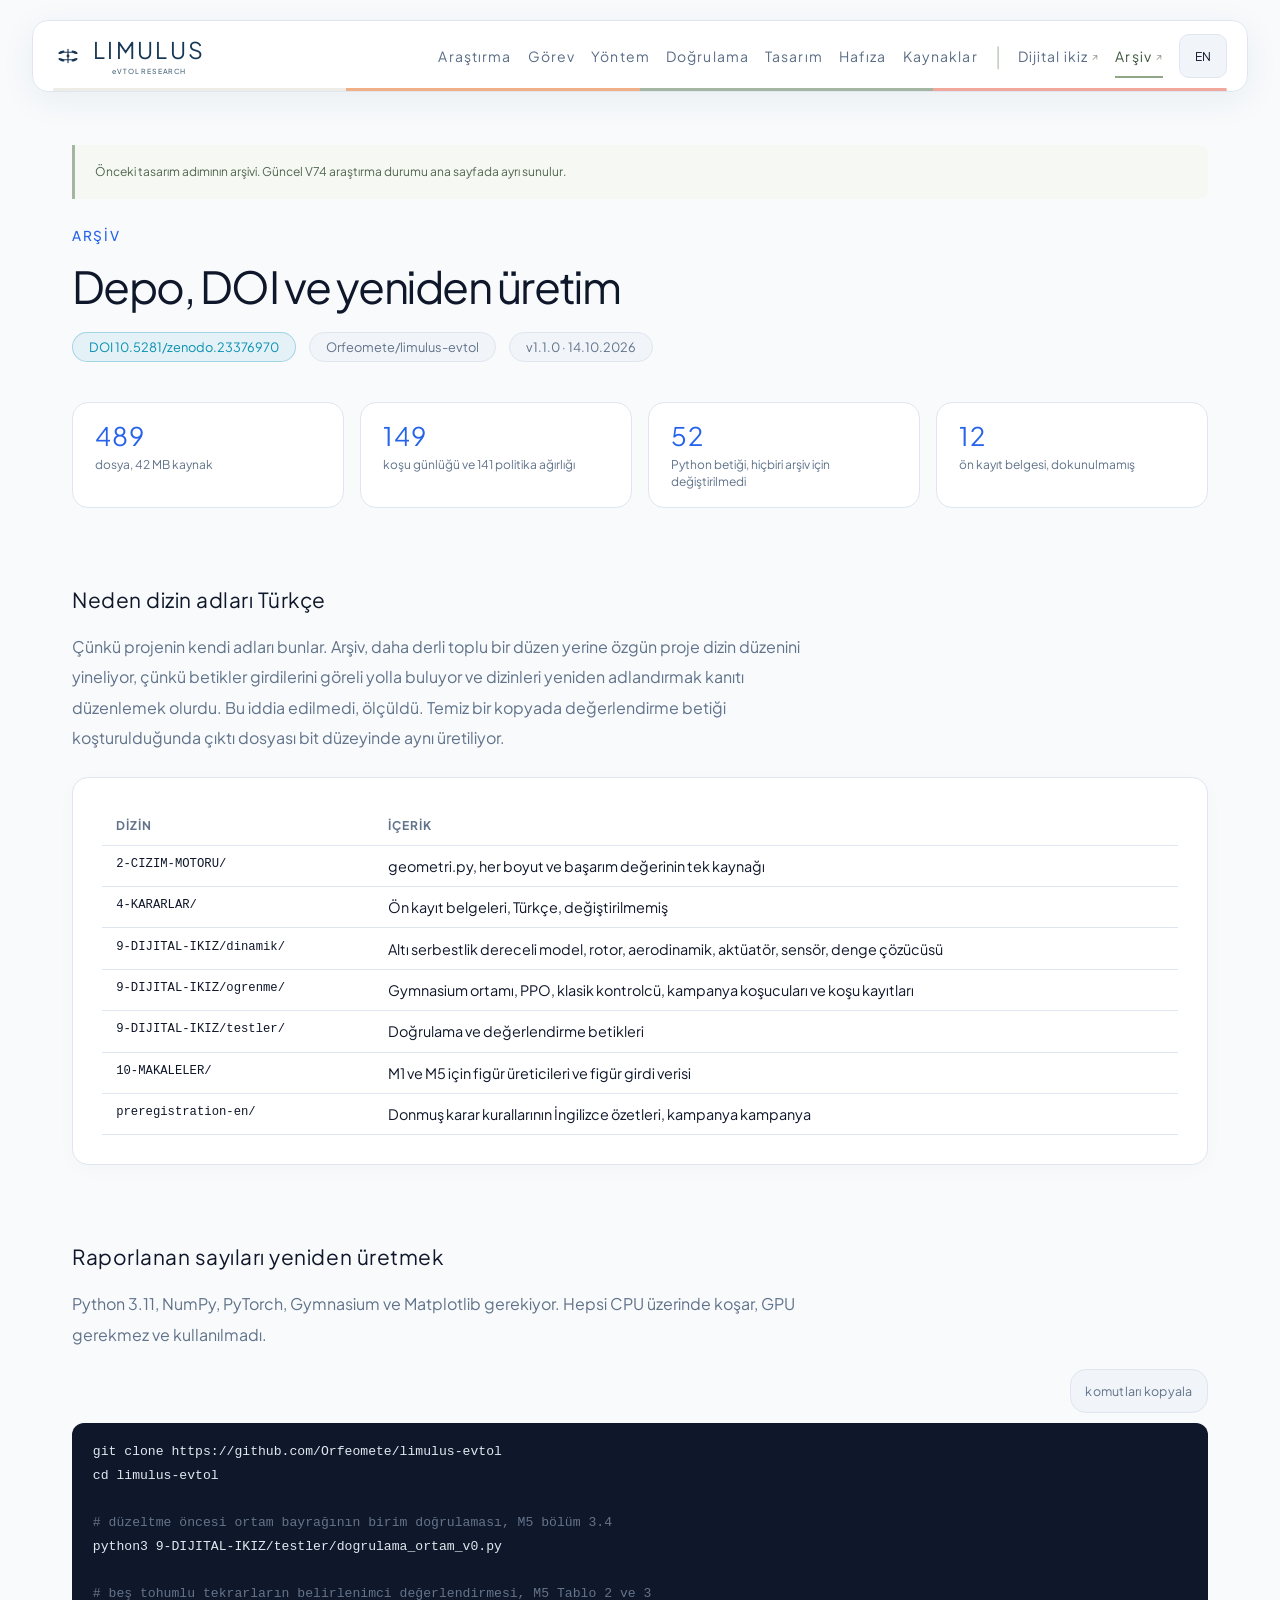
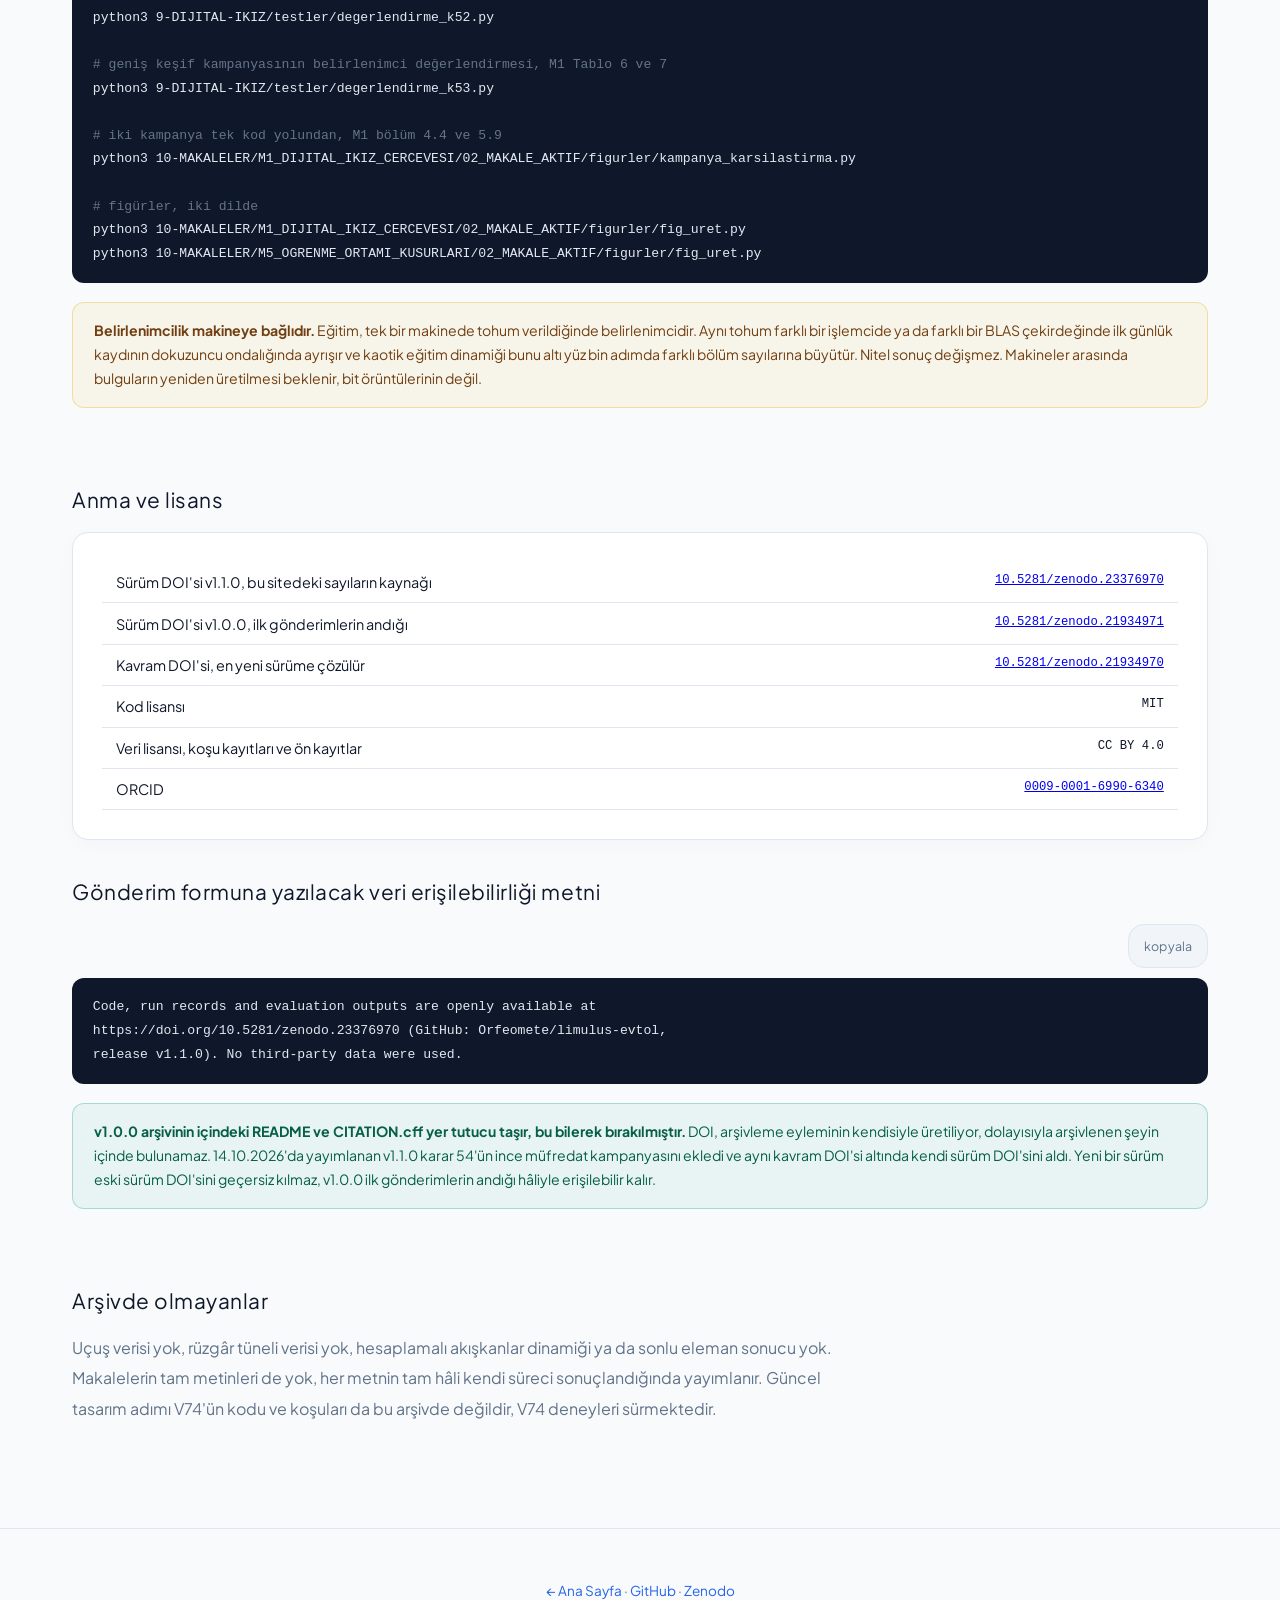
<file: arsiv/index.html>
<!DOCTYPE html>
<html lang="tr">
<head>
<meta charset="UTF-8">
<meta name="viewport" content="width=device-width, initial-scale=1.0">
<title>Arşiv, Depo ve DOI — LIMULUS-eVTOL</title>
<meta name="description" content="LIMULUS-eVTOL deposu, Zenodo DOI'leri, yeniden üretim komutları ve lisanslar.">
<meta property="og:type" content="website">
<meta property="og:site_name" content="LIMULUS-eVTOL">
<meta property="og:title" content="Arşiv, Depo ve DOI · LIMULUS-eVTOL">
<meta property="og:description" content="LIMULUS-eVTOL deposu, Zenodo DOI'leri, yeniden üretim komutları ve lisanslar.">
<meta property="og:url" content="https://limulus.cdsa.app/arsiv/">
<meta property="og:image" content="https://limulus.cdsa.app/assets/v74_helipad.jpg">
<meta name="twitter:card" content="summary_large_image">
<link rel="icon" type="image/svg+xml" href="../favicon.svg?v=20261024symbol02">
<link href="https://fonts.googleapis.com/css2?family=Plus+Jakarta+Sans:wght@300;400;500;600;700;800&family=Syne:wght@400;600;700;800&display=swap" rel="stylesheet">
<link rel="stylesheet" href="../assets/limulus.css?v=20261024activenav1">
<script>document.documentElement.classList.add("js")</script>

<style>
pre.kod { background: #0f172a; color: #e2e8f0; border-radius: 12px; padding: 1.1rem 1.3rem; overflow-x: auto; font-size: 0.82rem; line-height: 1.8; font-family: ui-monospace, SFMono-Regular, Menlo, monospace; }
pre.kod .c { color: #64748b; }
.kopyala { background: var(--surface2); border: 1px solid var(--border); border-radius: 16px; padding: 0.35rem 0.9rem; font-size: 0.78rem; cursor: pointer; font-family: inherit; color: var(--text-muted); }
.kopyala:hover { border-color: var(--accent); color: var(--accent); }
</style>
<link rel="stylesheet" href="../assets/typography.css?v=20261025type69b1">
</head>
<body data-kok="../" class="archive-page"><a class="skip-link" href="#archive-content">İçeriğe geç / Skip to content</a>

<nav aria-label="Ana gezinme"><a class="nav-logo" href="../"><img src="../assets/limulus-symbol.svg?v=20261024symbol02" alt="" width="30" height="30"><span class="brand-word"><span class="brand-name">LIMULUS</span><small>eVTOL RESEARCH</small></span></a><ul class="nav-links" id="main-nav">
<li><a href="../#ozet" data-tr="Araştırma" data-en="Research">Araştırma</a></li>
<li><a href="../#senaryo" data-tr="Görev" data-en="Mission">Görev</a></li>
<li><a href="../#yontem" data-tr="Yöntem" data-en="Methods">Yöntem</a></li>
<li><a href="../#dogrulama" data-tr="Doğrulama" data-en="Validation">Doğrulama</a></li>

<li><a href="../#gorsellestirme" data-tr="Tasarım" data-en="Design">Tasarım</a></li>
<li><a href="../#arsiv" data-tr="Hafıza" data-en="Record">Hafıza</a></li>
<li><a href="../#kaynakca" data-tr="Kaynaklar" data-en="Sources">Kaynaklar</a></li>

<li class="nav-separator" aria-hidden="true"><span>|</span></li>
<li><a href="../ikiz/" target="_blank" rel="noopener"><span data-tr="Dijital ikiz" data-en="Digital twin">Dijital ikiz</span><span class="nav-external" aria-hidden="true">↗</span><span class="sr-only" data-tr=" (yeni sekme)" data-en=" (new tab)"> (yeni sekme)</span></a></li>
<li><a href="../arsiv/" target="_blank" rel="noopener"><span data-tr="Arşiv" data-en="Archive">Arşiv</span><span class="nav-external" aria-hidden="true">↗</span><span class="sr-only" data-tr=" (yeni sekme)" data-en=" (new tab)"> (yeni sekme)</span></a></li>
</ul><button type="button" class="lang-btn" onclick="toggleLang()" aria-label="Switch to English">EN</button></nav>

<header class="page-head"><p class="archive-context" data-tr="Önceki tasarım adımının arşivi. Güncel V74 araştırma durumu ana sayfada ayrı sunulur." data-en="Archive of the earlier design stage. The current V74 research status is presented separately on the home page." >Önceki tasarım adımının arşivi. Güncel V74 araştırma durumu ana sayfada ayrı sunulur.</p>
  <div class="section-label" data-tr="Arşiv" data-en="Archive">Arşiv</div>
  <h1 data-tr="Depo, DOI ve yeniden üretim" data-en="Repository, DOI and reproduction">Depo, DOI ve yeniden üretim</h1>
  <div class="badge-line">
    <a class="precomp-badge" href="https://doi.org/10.5281/zenodo.23376970" target="_blank" rel="noopener" style="text-decoration:none">DOI 10.5281/zenodo.23376970</a>
    <a class="meta-tag" href="https://github.com/Orfeomete/limulus-evtol" target="_blank" rel="noopener" style="text-decoration:none">Orfeomete/limulus-evtol</a>
    <span class="meta-tag">v1.1.0 · 14.10.2026</span>
  </div>
</header>

<main id="archive-content">
  <section style="padding-top:1rem">
    <div class="chips">
      <div class="chip"><div class="v">489</div><div class="k" data-tr="dosya, 42 MB kaynak" data-en="files, 42 MB source">dosya, 42 MB kaynak</div></div>
      <div class="chip"><div class="v">149</div><div class="k" data-tr="koşu günlüğü ve 141 politika ağırlığı" data-en="run logs and 141 policy checkpoints">koşu günlüğü ve 141 politika ağırlığı</div></div>
      <div class="chip"><div class="v">52</div><div class="k" data-tr="Python betiği, hiçbiri arşiv için değiştirilmedi" data-en="Python scripts, none edited for archiving">Python betiği, hiçbiri arşiv için değiştirilmedi</div></div>
      <div class="chip"><div class="v">12</div><div class="k" data-tr="ön kayıt belgesi, dokunulmamış" data-en="preregistration documents, untouched">ön kayıt belgesi, dokunulmamış</div></div>
    </div>
  </section>

  <section>
    <h2 data-tr="Neden dizin adları Türkçe" data-en="Why the directory names are Turkish">Neden dizin adları Türkçe</h2>
    <p class="lead"
       data-tr="Çünkü projenin kendi adları bunlar. Arşiv, daha derli toplu bir düzen yerine özgün proje dizin düzenini yineliyor, çünkü betikler girdilerini göreli yolla buluyor ve dizinleri yeniden adlandırmak kanıtı düzenlemek olurdu. Bu iddia edilmedi, ölçüldü. Temiz bir kopyada değerlendirme betiği koşturulduğunda çıktı dosyası bit düzeyinde aynı üretiliyor."
       data-en="Because they are the project's own names. The archive reproduces the original project directory layout rather than a tidier one, because the scripts locate their inputs by relative path and renaming the directories would have meant editing the evidence. This was measured rather than asserted. Running the evaluation script in a fresh clone regenerates the output file bit-identically.">
      Çünkü projenin kendi adları bunlar. Arşiv, daha derli toplu bir düzen yerine özgün proje dizin düzenini yineliyor, çünkü betikler girdilerini göreli yolla buluyor ve dizinleri yeniden adlandırmak kanıtı düzenlemek olurdu. Bu iddia edilmedi, ölçüldü. Temiz bir kopyada değerlendirme betiği koşturulduğunda çıktı dosyası bit düzeyinde aynı üretiliyor.
    </p>
    <div class="card" style="margin-top:1.5rem;overflow-x:auto">
      <table class="cfg">
        <thead><tr><th data-tr="Dizin" data-en="Directory">Dizin</th><th style="text-align:left" data-tr="İçerik" data-en="Contents">İçerik</th></tr></thead>
        <tbody>
          <tr><td class="mono">2-CIZIM-MOTORU/</td><td style="text-align:left" data-tr="geometri.py, her boyut ve başarım değerinin tek kaynağı" data-en="geometri.py, the single source of truth for every dimension and performance value">geometri.py, her boyut ve başarım değerinin tek kaynağı</td></tr>
          <tr><td class="mono">4-KARARLAR/</td><td style="text-align:left" data-tr="Ön kayıt belgeleri, Türkçe, değiştirilmemiş" data-en="The preregistration documents, in Turkish, unmodified">Ön kayıt belgeleri, Türkçe, değiştirilmemiş</td></tr>
          <tr><td class="mono">9-DIJITAL-IKIZ/dinamik/</td><td style="text-align:left" data-tr="Altı serbestlik dereceli model, rotor, aerodinamik, aktüatör, sensör, denge çözücüsü" data-en="Six-degree-of-freedom model, rotor, aerodynamics, actuator, sensor, trim solver">Altı serbestlik dereceli model, rotor, aerodinamik, aktüatör, sensör, denge çözücüsü</td></tr>
          <tr><td class="mono">9-DIJITAL-IKIZ/ogrenme/</td><td style="text-align:left" data-tr="Gymnasium ortamı, PPO, klasik kontrolcü, kampanya koşucuları ve koşu kayıtları" data-en="Gymnasium environment, PPO, classical controller, campaign runners and the run records">Gymnasium ortamı, PPO, klasik kontrolcü, kampanya koşucuları ve koşu kayıtları</td></tr>
          <tr><td class="mono">9-DIJITAL-IKIZ/testler/</td><td style="text-align:left" data-tr="Doğrulama ve değerlendirme betikleri" data-en="Verification and evaluation scripts">Doğrulama ve değerlendirme betikleri</td></tr>
          <tr><td class="mono">10-MAKALELER/</td><td style="text-align:left" data-tr="M1 ve M5 için figür üreticileri ve figür girdi verisi" data-en="Figure generators and figure input data for M1 and M5">M1 ve M5 için figür üreticileri ve figür girdi verisi</td></tr>
          <tr><td class="mono">preregistration-en/</td><td style="text-align:left" data-tr="Donmuş karar kurallarının İngilizce özetleri, kampanya kampanya" data-en="English summaries of the frozen decision rules, campaign by campaign">Donmuş karar kurallarının İngilizce özetleri, kampanya kampanya</td></tr>
        </tbody>
      </table>
    </div>
  </section>

  <section>
    <h2 data-tr="Raporlanan sayıları yeniden üretmek" data-en="Reproducing the reported numbers">Raporlanan sayıları yeniden üretmek</h2>
    <p class="lead" style="margin-bottom:1.2rem"
       data-tr="Python 3.11, NumPy, PyTorch, Gymnasium ve Matplotlib gerekiyor. Hepsi CPU üzerinde koşar, GPU gerekmez ve kullanılmadı."
       data-en="Requires Python 3.11, NumPy, PyTorch, Gymnasium and Matplotlib. Everything runs on CPU, no GPU is required and none was used.">
      Python 3.11, NumPy, PyTorch, Gymnasium ve Matplotlib gerekiyor. Hepsi CPU üzerinde koşar, GPU gerekmez ve kullanılmadı.
    </p>
    <div style="display:flex;justify-content:flex-end;margin-bottom:0.6rem"><button class="kopyala" onclick="kopyala('kodBlok', this)" data-tr="komutları kopyala" data-en="copy commands">komutları kopyala</button></div>
<pre class="kod" id="kodBlok">git clone https://github.com/Orfeomete/limulus-evtol
cd limulus-evtol

<span class="c"># düzeltme öncesi ortam bayrağının birim doğrulaması, M5 bölüm 3.4</span>
python3 9-DIJITAL-IKIZ/testler/dogrulama_ortam_v0.py

<span class="c"># beş tohumlu tekrarların belirlenimci değerlendirmesi, M5 Tablo 2 ve 3</span>
python3 9-DIJITAL-IKIZ/testler/degerlendirme_k52.py

<span class="c"># geniş keşif kampanyasının belirlenimci değerlendirmesi, M1 Tablo 6 ve 7</span>
python3 9-DIJITAL-IKIZ/testler/degerlendirme_k53.py

<span class="c"># iki kampanya tek kod yolundan, M1 bölüm 4.4 ve 5.9</span>
python3 10-MAKALELER/M1_DIJITAL_IKIZ_CERCEVESI/02_MAKALE_AKTIF/figurler/kampanya_karsilastirma.py

<span class="c"># figürler, iki dilde</span>
python3 10-MAKALELER/M1_DIJITAL_IKIZ_CERCEVESI/02_MAKALE_AKTIF/figurler/fig_uret.py
python3 10-MAKALELER/M5_OGRENME_ORTAMI_KUSURLARI/02_MAKALE_AKTIF/figurler/fig_uret.py</pre>

    <div class="note-box"
         data-tr="<strong>Belirlenimcilik makineye bağlıdır.</strong> Eğitim, tek bir makinede tohum verildiğinde belirlenimcidir. Aynı tohum farklı bir işlemcide ya da farklı bir BLAS çekirdeğinde ilk günlük kaydının dokuzuncu ondalığında ayrışır ve kaotik eğitim dinamiği bunu altı yüz bin adımda farklı bölüm sayılarına büyütür. Nitel sonuç değişmez. Makineler arasında bulguların yeniden üretilmesi beklenir, bit örüntülerinin değil."
         data-en="<strong>Determinism is machine-dependent.</strong> Training is deterministic given a seed on one machine. The same seed on a different CPU or BLAS kernel diverges at the ninth decimal of the first log record, and chaotic training dynamics amplify that into different episode counts by six hundred thousand steps. The qualitative outcome is unchanged. Across machines, expect to reproduce findings rather than bit patterns.">
      <strong>Belirlenimcilik makineye bağlıdır.</strong> Eğitim, tek bir makinede tohum verildiğinde belirlenimcidir. Aynı tohum farklı bir işlemcide ya da farklı bir BLAS çekirdeğinde ilk günlük kaydının dokuzuncu ondalığında ayrışır ve kaotik eğitim dinamiği bunu altı yüz bin adımda farklı bölüm sayılarına büyütür. Nitel sonuç değişmez. Makineler arasında bulguların yeniden üretilmesi beklenir, bit örüntülerinin değil.
    </div>
  </section>

  <section>
    <h2 data-tr="Anma ve lisans" data-en="Citation and licence">Anma ve lisans</h2>
    <div class="card">
      <table class="cfg">
        <tbody>
          <tr><td data-tr="Sürüm DOI'si v1.1.0, bu sitedeki sayıların kaynağı" data-en="Version DOI v1.1.0, source of the numbers on this site">Sürüm DOI'si v1.1.0, bu sitedeki sayıların kaynağı</td><td class="mono"><a href="https://doi.org/10.5281/zenodo.23376970" target="_blank" rel="noopener">10.5281/zenodo.23376970</a></td></tr>
          <tr><td data-tr="Sürüm DOI'si v1.0.0, ilk gönderimlerin andığı" data-en="Version DOI v1.0.0, cited by the first submissions">Sürüm DOI'si v1.0.0, ilk gönderimlerin andığı</td><td class="mono"><a href="https://doi.org/10.5281/zenodo.21934971" target="_blank" rel="noopener">10.5281/zenodo.21934971</a></td></tr>
          <tr><td data-tr="Kavram DOI'si, en yeni sürüme çözülür" data-en="Concept DOI, resolves to the newest version">Kavram DOI'si, en yeni sürüme çözülür</td><td class="mono"><a href="https://doi.org/10.5281/zenodo.21934970" target="_blank" rel="noopener">10.5281/zenodo.21934970</a></td></tr>
          <tr><td data-tr="Kod lisansı" data-en="Code licence">Kod lisansı</td><td class="mono">MIT</td></tr>
          <tr><td data-tr="Veri lisansı, koşu kayıtları ve ön kayıtlar" data-en="Data licence, run records and preregistrations">Veri lisansı, koşu kayıtları ve ön kayıtlar</td><td class="mono">CC BY 4.0</td></tr>
          <tr><td>ORCID</td><td class="mono"><a href="https://orcid.org/0009-0001-6990-6340" target="_blank" rel="noopener">0009-0001-6990-6340</a></td></tr>
        </tbody>
      </table>
    </div>

    <h2 style="margin-top:2.5rem" data-tr="Gönderim formuna yazılacak veri erişilebilirliği metni" data-en="Data availability text for the submission form">Gönderim formuna yazılacak veri erişilebilirliği metni</h2>
    <div style="display:flex;justify-content:flex-end;margin-bottom:0.6rem"><button class="kopyala" onclick="kopyala('daBlok', this)" data-tr="kopyala" data-en="copy">kopyala</button></div>
<pre class="kod" id="daBlok">Code, run records and evaluation outputs are openly available at
https://doi.org/10.5281/zenodo.23376970 (GitHub: Orfeomete/limulus-evtol,
release v1.1.0). No third-party data were used.</pre>

    <div class="ok-box"
         data-tr="<strong>v1.0.0 arşivinin içindeki README ve CITATION.cff yer tutucu taşır, bu bilerek bırakılmıştır.</strong> DOI, arşivleme eyleminin kendisiyle üretiliyor, dolayısıyla arşivlenen şeyin içinde bulunamaz. 14.10.2026'da yayımlanan v1.1.0 karar 54'ün ince müfredat kampanyasını ekledi ve aynı kavram DOI'si altında kendi sürüm DOI'sini aldı. Yeni bir sürüm eski sürüm DOI'sini geçersiz kılmaz, v1.0.0 ilk gönderimlerin andığı hâliyle erişilebilir kalır."
         data-en="<strong>The README and CITATION.cff inside the v1.0.0 archive carry a placeholder, and that was left there deliberately.</strong> The DOI is minted by the act of archiving, so it cannot exist inside the thing being archived. Release v1.1.0 of 14 October 2026 added the fine curriculum campaign of decision 54 and received its own version DOI under the same concept DOI. A new release does not invalidate an earlier version DOI, and v1.0.0 remains available in the state the first submissions cited.">
      <strong>v1.0.0 arşivinin içindeki README ve CITATION.cff yer tutucu taşır, bu bilerek bırakılmıştır.</strong> DOI, arşivleme eyleminin kendisiyle üretiliyor, dolayısıyla arşivlenen şeyin içinde bulunamaz. 14.10.2026'da yayımlanan v1.1.0 karar 54'ün ince müfredat kampanyasını ekledi ve aynı kavram DOI'si altında kendi sürüm DOI'sini aldı. Yeni bir sürüm eski sürüm DOI'sini geçersiz kılmaz, v1.0.0 ilk gönderimlerin andığı hâliyle erişilebilir kalır.
    </div>
  </section>

  <section>
    <h2 data-tr="Arşivde olmayanlar" data-en="What the archive does not contain">Arşivde olmayanlar</h2>
    <p class="lead"
       data-tr="Uçuş verisi yok, rüzgâr tüneli verisi yok, hesaplamalı akışkanlar dinamiği ya da sonlu eleman sonucu yok. Makalelerin tam metinleri de yok, her metnin tam hâli kendi süreci sonuçlandığında yayımlanır. Güncel tasarım adımı V74'ün kodu ve koşuları da bu arşivde değildir, V74 deneyleri sürmektedir."
       data-en="No flight data, no wind tunnel data, and no computational fluid dynamics or finite element results. Nor the full texts of the manuscripts, the full text of each is published when its own process concludes. The code and runs of the current design step V74 are not in this archive either, as the V74 experiments are still running.">
      Uçuş verisi yok, rüzgâr tüneli verisi yok, hesaplamalı akışkanlar dinamiği ya da sonlu eleman sonucu yok. Makalelerin tam metinleri de yok, her metnin tam hâli kendi süreci sonuçlandığında yayımlanır. Güncel tasarım adımı V74'ün kodu ve koşuları da bu arşivde değildir, V74 deneyleri sürmektedir.
    </p>
  </section>
</main>

<footer>
  <a href="../" data-tr="← Ana Sayfa" data-en="← Home">← Ana Sayfa</a> ·
  <a href="https://github.com/Orfeomete/limulus-evtol" target="_blank" rel="noopener">GitHub</a> ·
  <a href="https://doi.org/10.5281/zenodo.21934970" target="_blank" rel="noopener">Zenodo</a>
</footer>

<script src="../assets/limulus.js?v=20261024activenav1"></script>
<script>
function kopyala(id, btn) {
  var t = document.getElementById(id).innerText;
  navigator.clipboard.writeText(t).then(function () {
    var eski = btn.textContent;
    btn.textContent = window.LANG === 'en' ? 'copied' : 'kopyalandı';
    setTimeout(function () { btn.textContent = eski; }, 1600);
  });
}
</script>
</body>
</html>
</file>
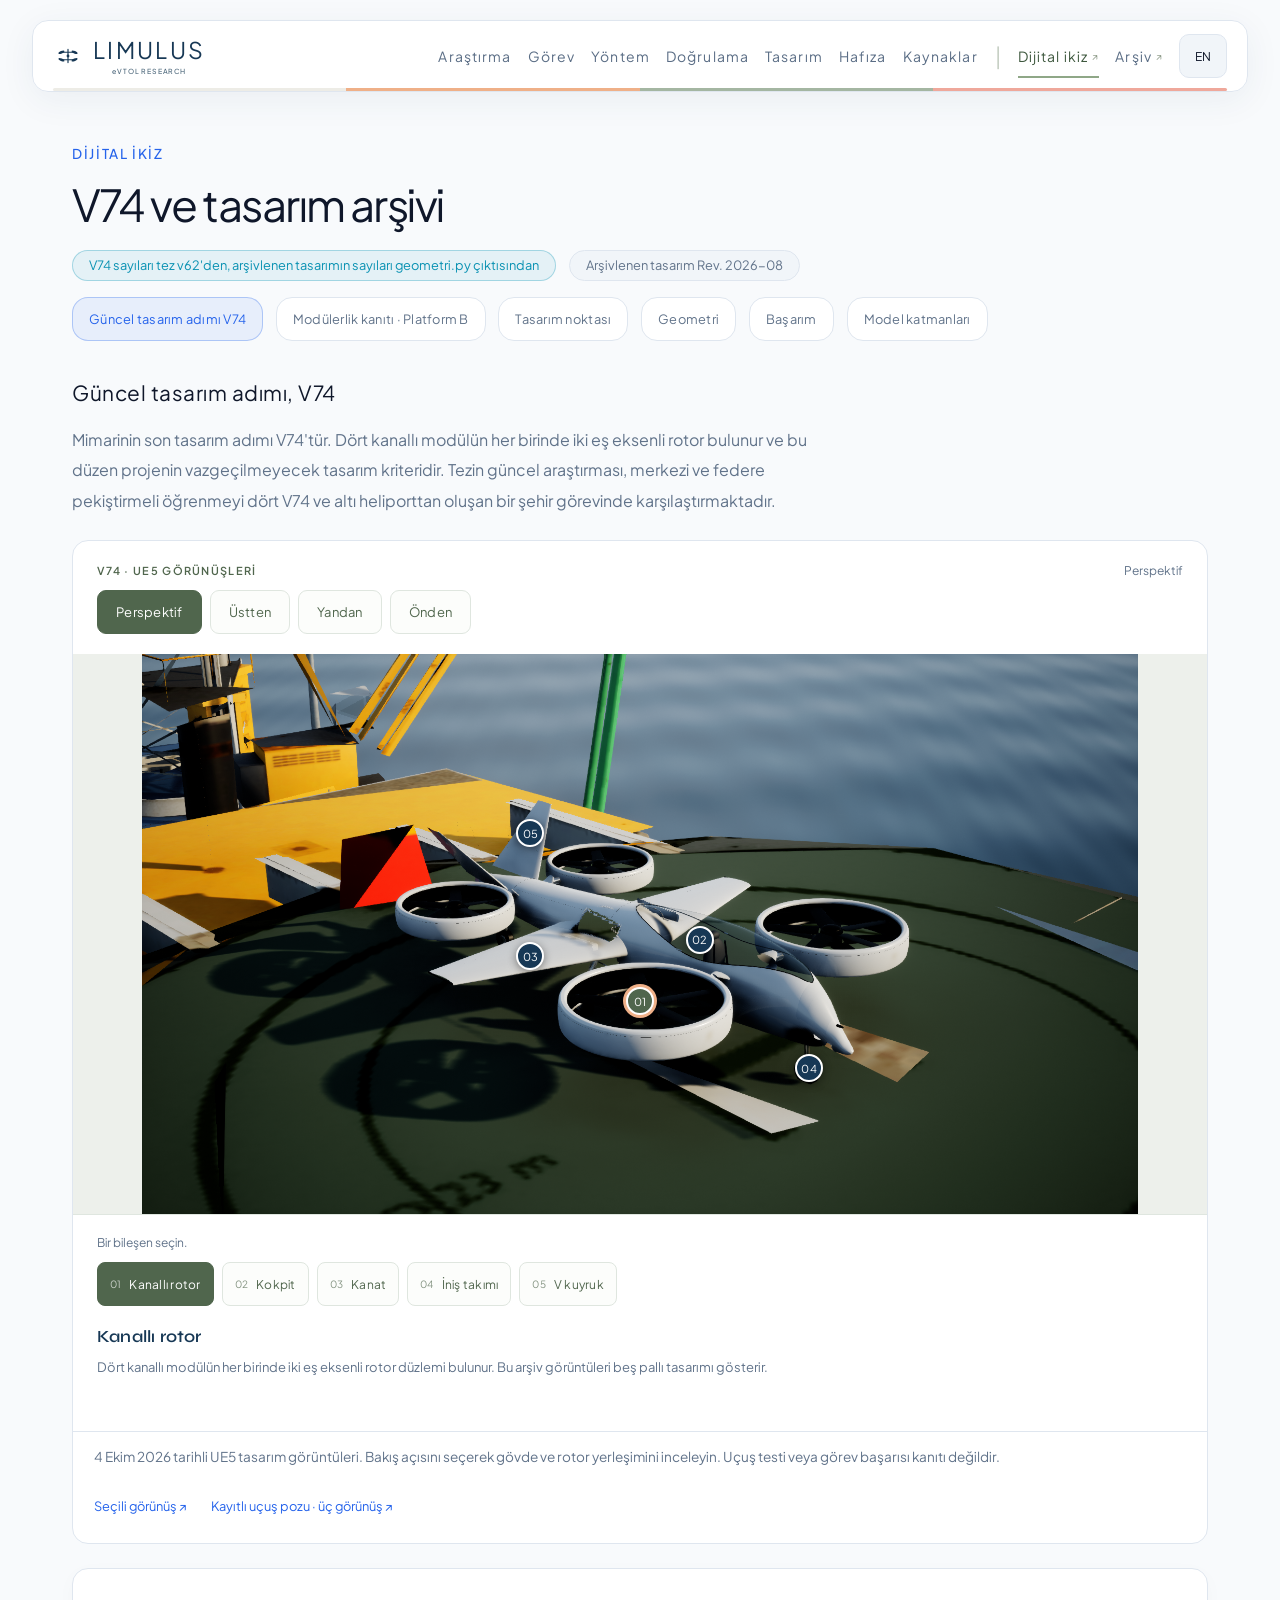
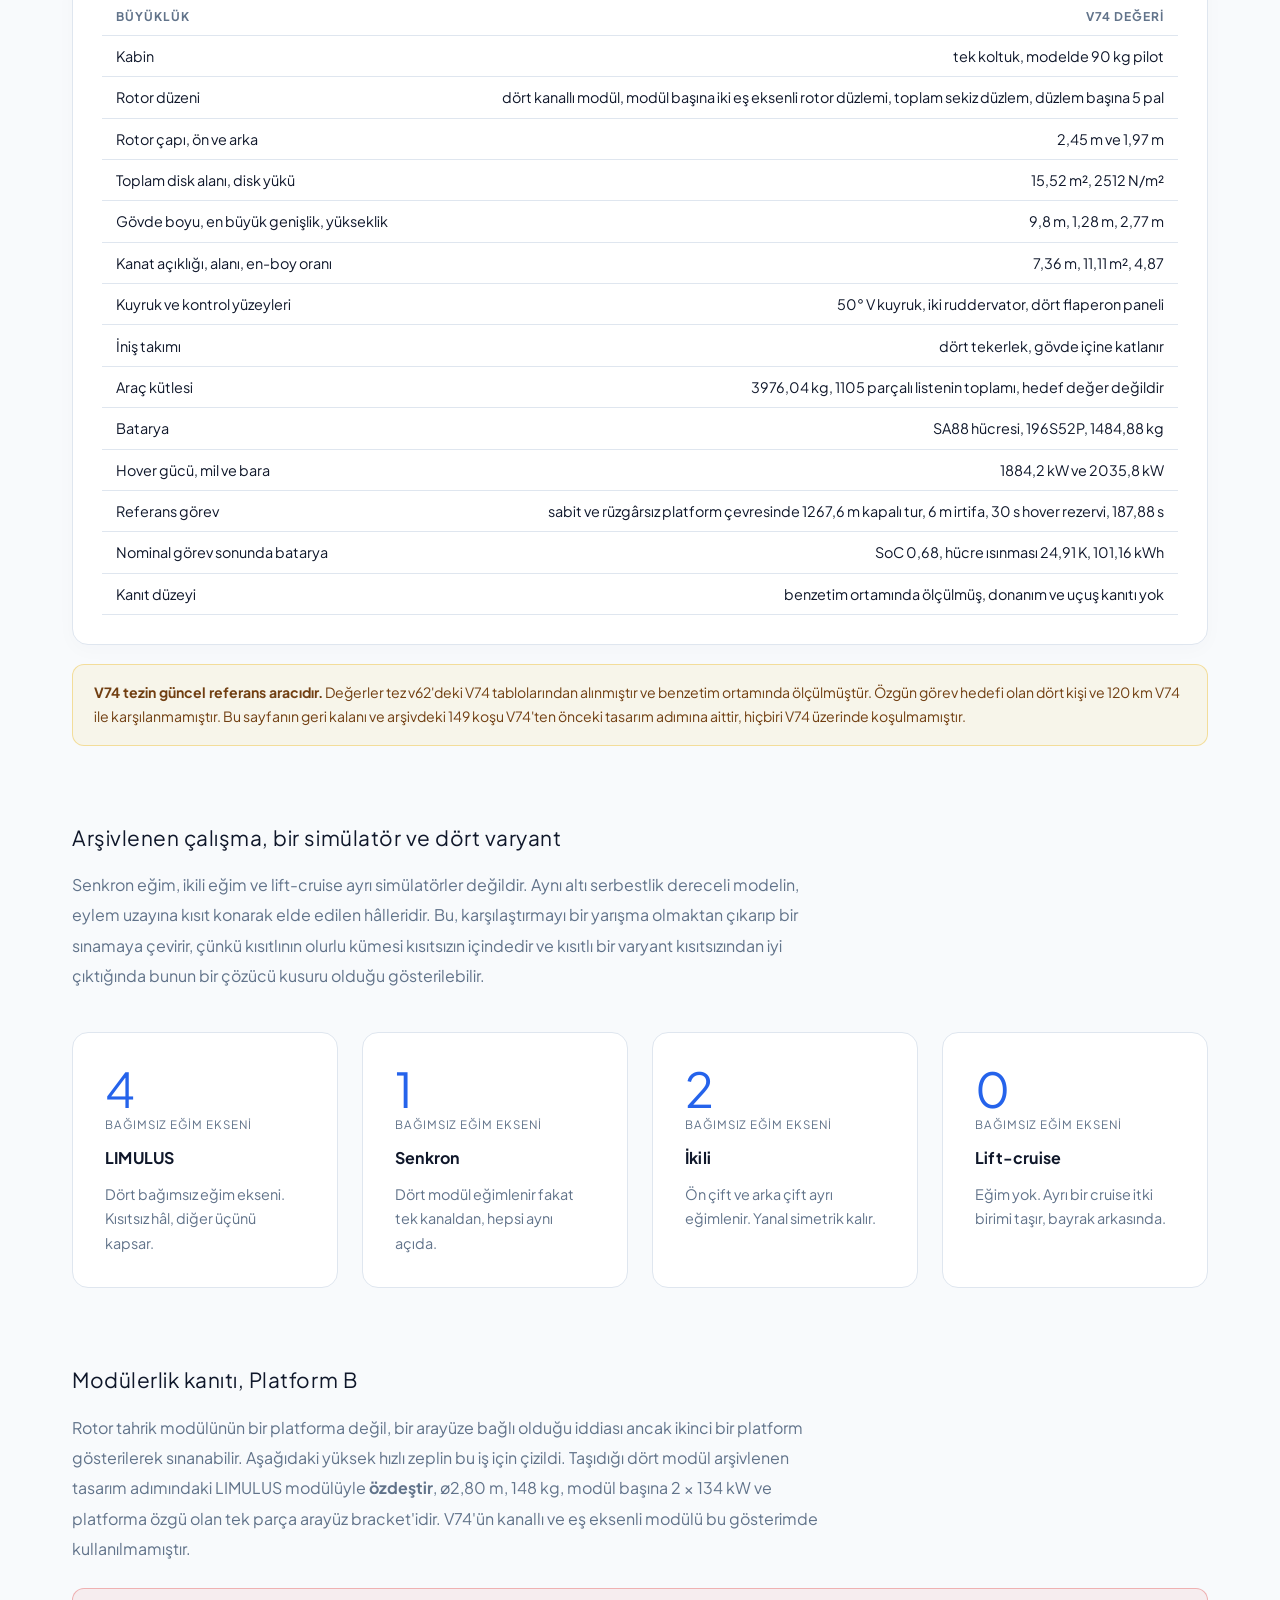
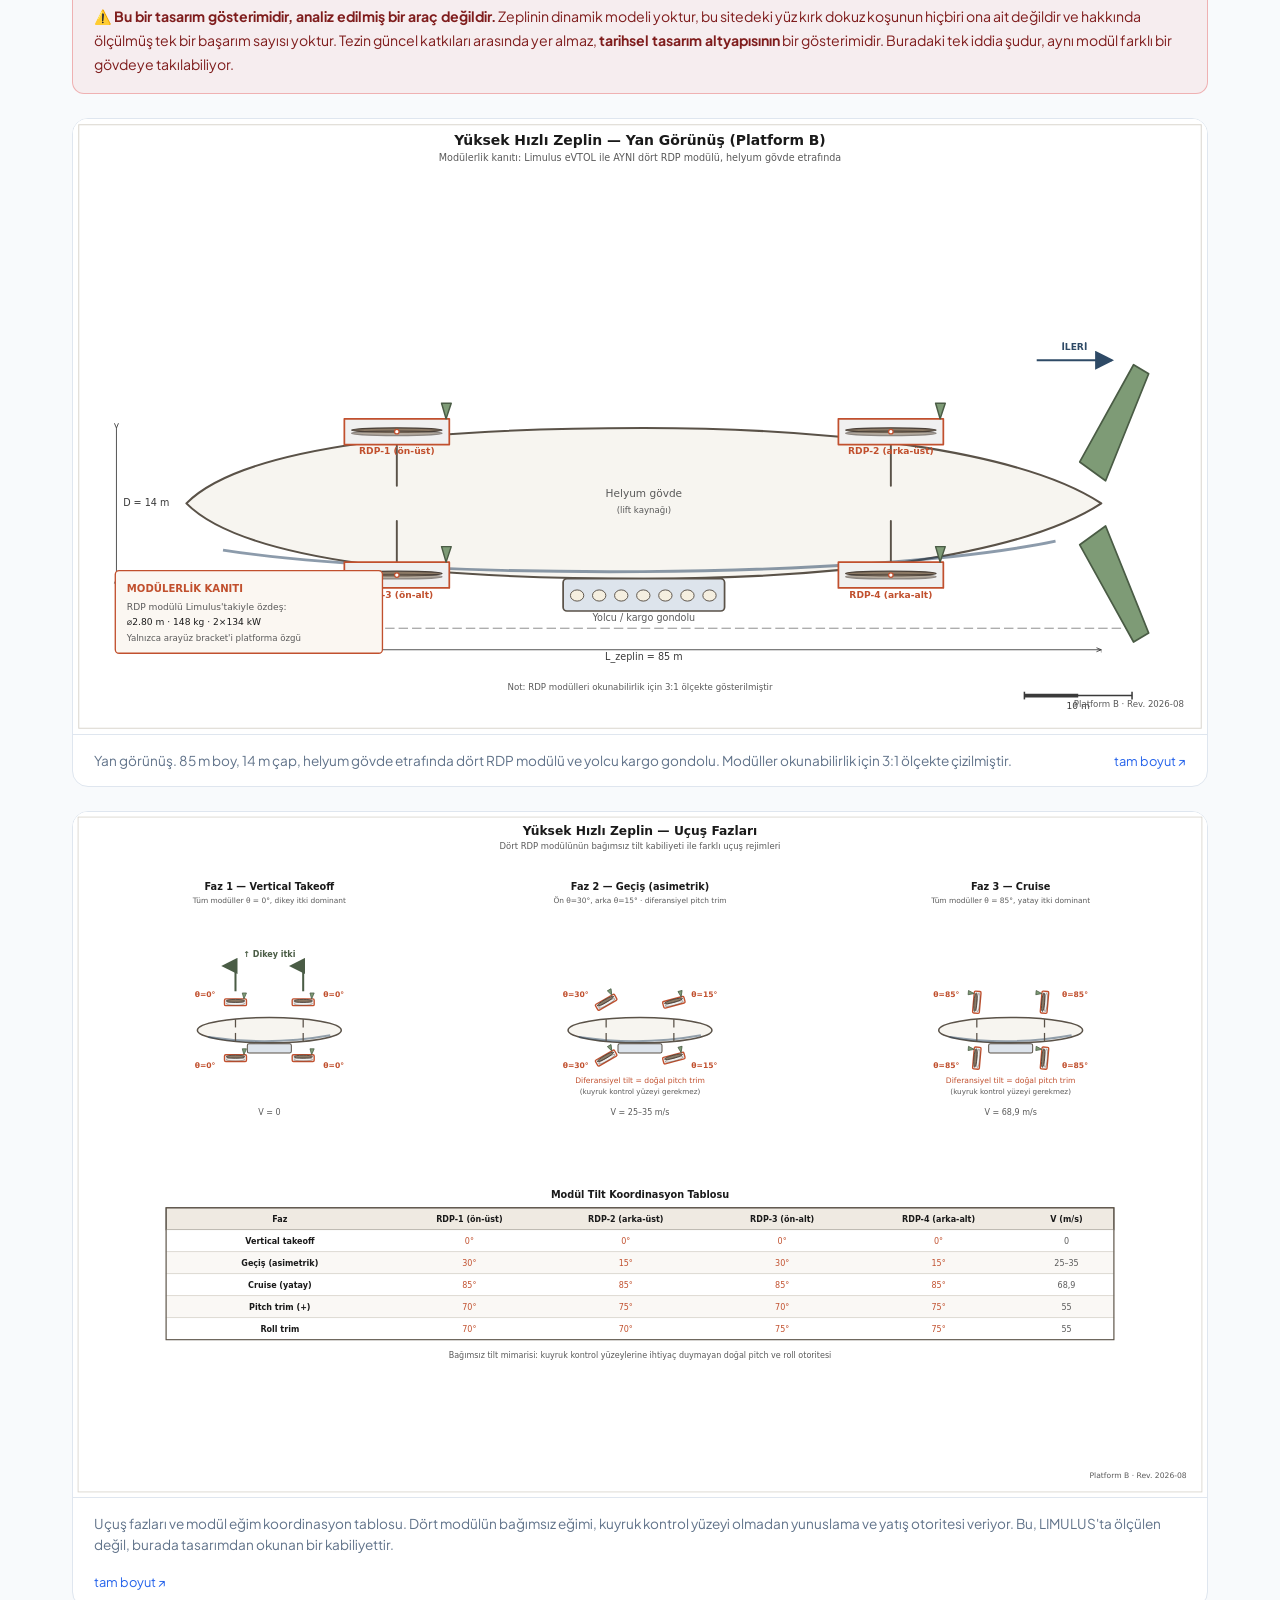
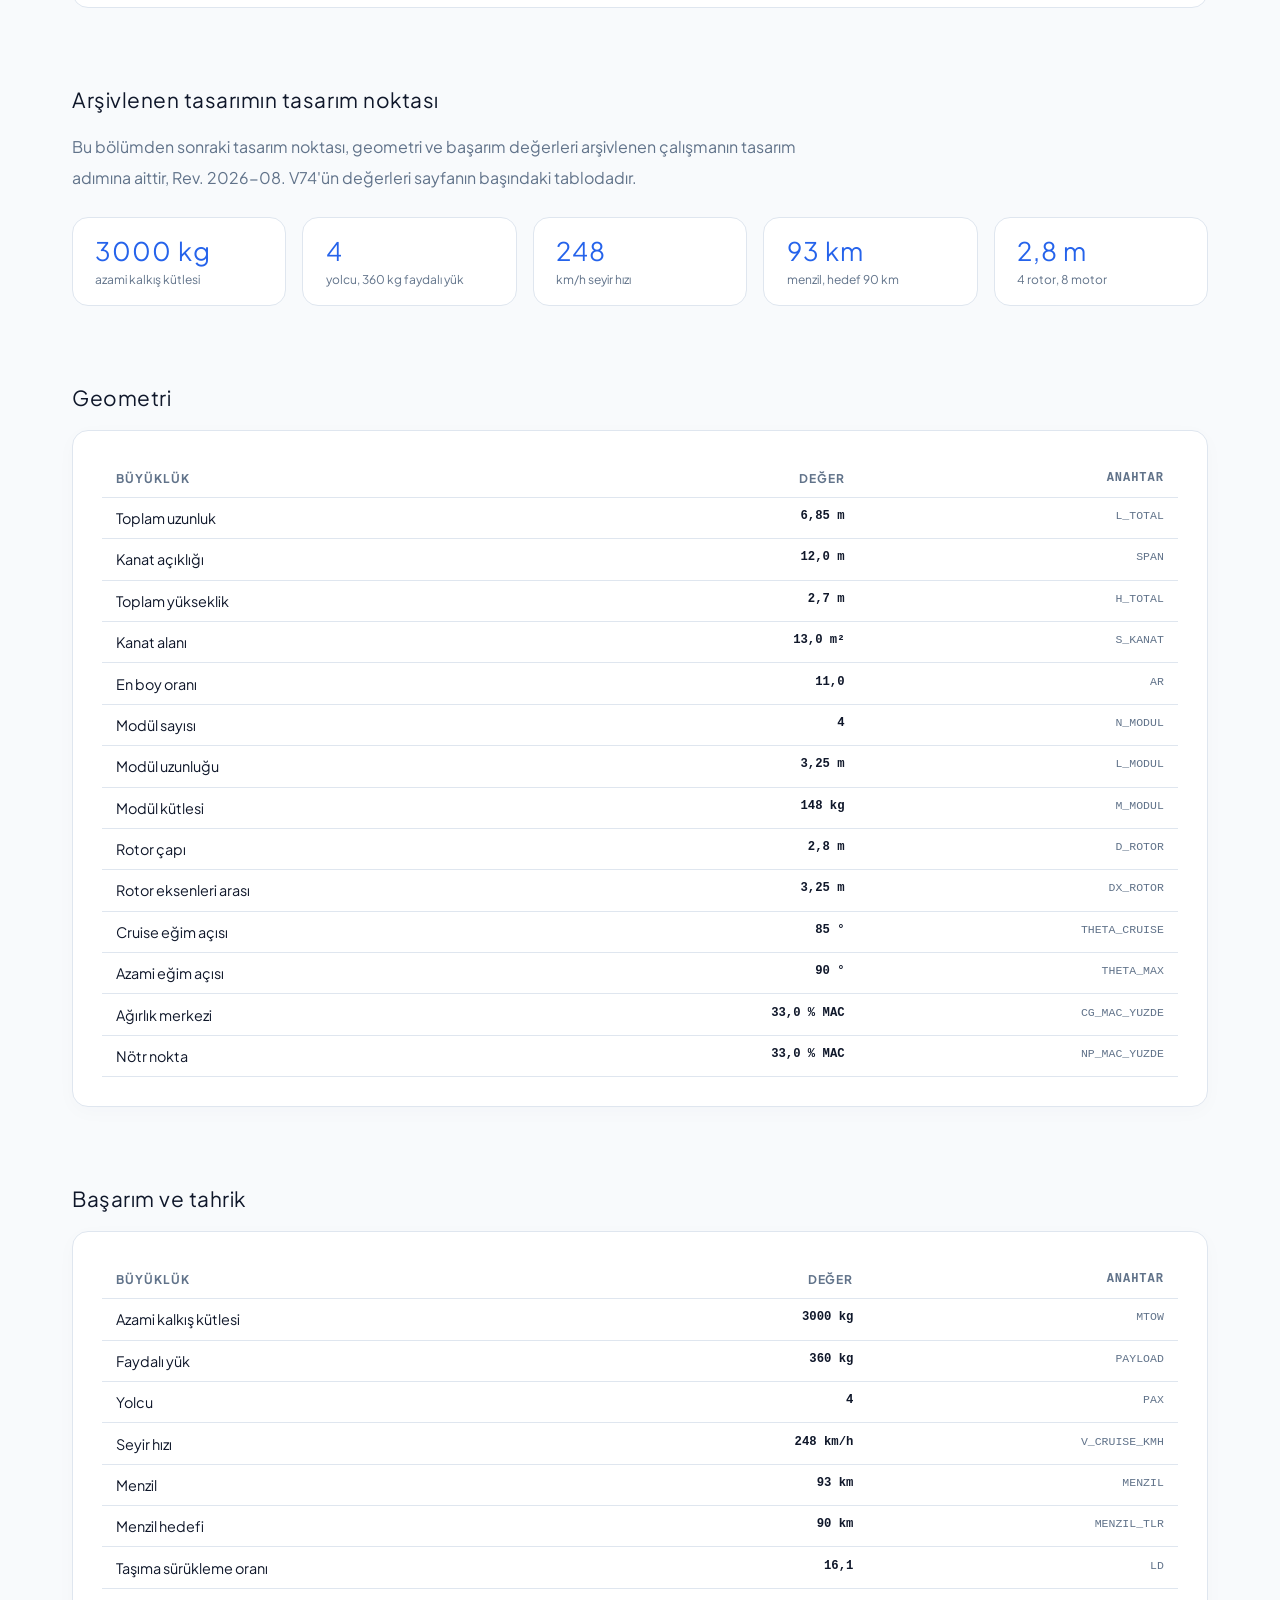
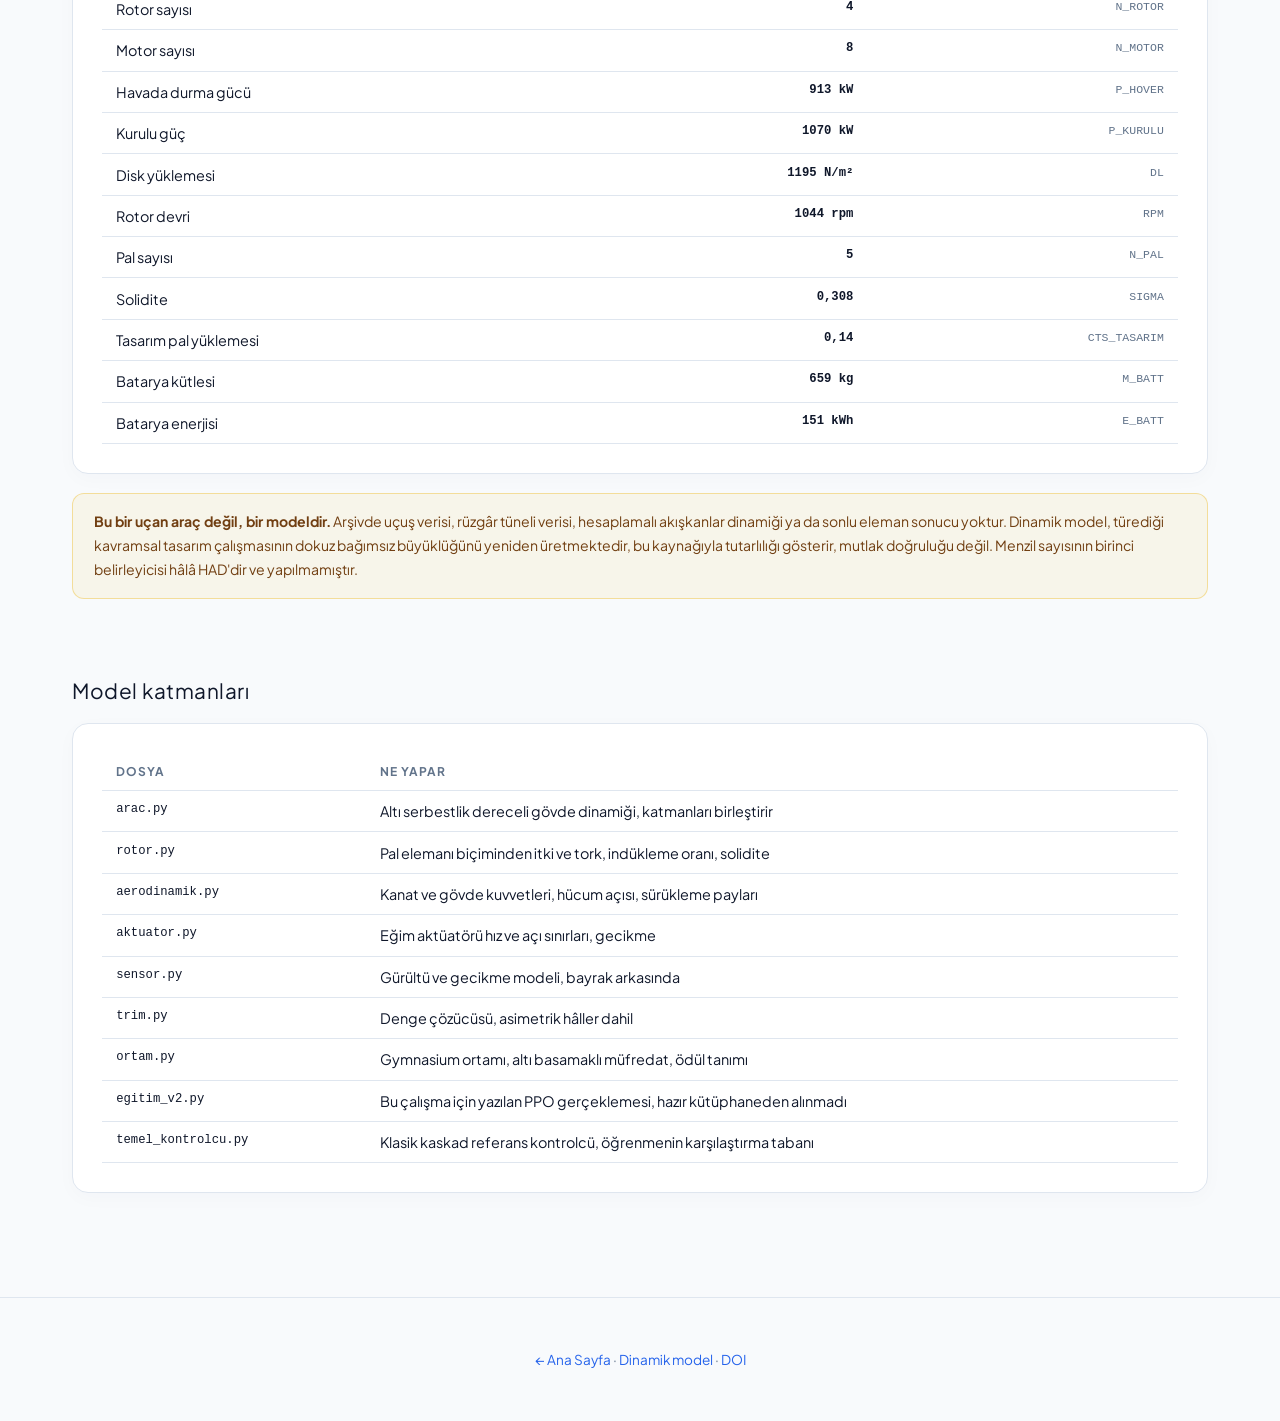
<file: ikiz/index.html>
<!DOCTYPE html>
<html lang="tr">
<head>
<meta charset="UTF-8">
<meta name="viewport" content="width=device-width, initial-scale=1.0">
<title>Dijital İkiz ve Tasarım — LIMULUS-eVTOL</title>
<meta name="description" content="Güncel tasarım adımı V74'ün görünüşleri ve sayıları ile arşivlenen çalışmanın dört varyantlı simülatörü.">
<meta property="og:type" content="website">
<meta property="og:site_name" content="LIMULUS-eVTOL">
<meta property="og:title" content="Dijital İkiz ve Tasarım · LIMULUS-eVTOL">
<meta property="og:description" content="Güncel tasarım adımı V74'ün görünüşleri ve sayıları ile arşivlenen çalışmanın dört varyantlı simülatörü.">
<meta property="og:url" content="https://limulus.cdsa.app/ikiz/">
<meta property="og:image" content="https://limulus.cdsa.app/assets/v74_uc_gorunus.jpg">
<meta property="og:image:width" content="2000">
<meta property="og:image:height" content="1250">
<meta name="twitter:card" content="summary_large_image">
<link rel="icon" type="image/svg+xml" href="../favicon.svg?v=20261024symbol02">
<link href="https://fonts.googleapis.com/css2?family=Plus+Jakarta+Sans:wght@300;400;500;600;700;800&family=Syne:wght@400;600;700;800&display=swap" rel="stylesheet">
<link rel="stylesheet" href="../assets/limulus.css?v=20261024activenav1">
<link rel="stylesheet" href="../assets/views.css?v=20261024components1">
<script src="../assets/views.js?v=20261024components1" defer></script>
<script>document.documentElement.classList.add("js")</script>

<link rel="stylesheet" href="../assets/typography.css?v=20261025type69b1">
</head>
<body data-kok="../" class="archive-page"><a class="skip-link" href="#archive-content">İçeriğe geç / Skip to content</a>

<nav aria-label="Ana gezinme"><a class="nav-logo" href="../"><img src="../assets/limulus-symbol.svg?v=20261024symbol02" alt="" width="30" height="30"><span class="brand-word"><span class="brand-name">LIMULUS</span><small>eVTOL RESEARCH</small></span></a><ul class="nav-links" id="main-nav">
<li><a href="../#ozet" data-tr="Araştırma" data-en="Research">Araştırma</a></li>
<li><a href="../#senaryo" data-tr="Görev" data-en="Mission">Görev</a></li>
<li><a href="../#yontem" data-tr="Yöntem" data-en="Methods">Yöntem</a></li>
<li><a href="../#dogrulama" data-tr="Doğrulama" data-en="Validation">Doğrulama</a></li>

<li><a href="../#gorsellestirme" data-tr="Tasarım" data-en="Design">Tasarım</a></li>
<li><a href="../#arsiv" data-tr="Hafıza" data-en="Record">Hafıza</a></li>
<li><a href="../#kaynakca" data-tr="Kaynaklar" data-en="Sources">Kaynaklar</a></li>

<li class="nav-separator" aria-hidden="true"><span>|</span></li>
<li><a href="../ikiz/" target="_blank" rel="noopener"><span data-tr="Dijital ikiz" data-en="Digital twin">Dijital ikiz</span><span class="nav-external" aria-hidden="true">↗</span><span class="sr-only" data-tr=" (yeni sekme)" data-en=" (new tab)"> (yeni sekme)</span></a></li>
<li><a href="../arsiv/" target="_blank" rel="noopener"><span data-tr="Arşiv" data-en="Archive">Arşiv</span><span class="nav-external" aria-hidden="true">↗</span><span class="sr-only" data-tr=" (yeni sekme)" data-en=" (new tab)"> (yeni sekme)</span></a></li>
</ul><button type="button" class="lang-btn" onclick="toggleLang()" aria-label="Switch to English">EN</button></nav>

<header class="page-head">
  <div class="section-label" data-tr="Dijital İkiz" data-en="Digital Twin">Dijital İkiz</div>
  <h1 data-tr="V74 ve tasarım arşivi" data-en="V74 and the design archive">V74 ve tasarım arşivi</h1>
  <div class="badge-line">
    <span class="precomp-badge" data-tr="V74 sayıları tez v62'den, arşivlenen tasarımın sayıları geometri.py çıktısından" data-en="V74 numbers from thesis v62, numbers of the archived design from the output of geometri.py">V74 sayıları tez v62'den, arşivlenen tasarımın sayıları geometri.py çıktısından</span>
    <span class="meta-tag" data-tr="Arşivlenen tasarım Rev. 2026-08" data-en="Archived design Rev. 2026-08">Arşivlenen tasarım Rev. 2026-08</span>
  </div>
  <div class="badge-line" style="margin-top:1rem">
    <a class="sayfa-ic vurgu" href="#v74" data-tr="Güncel tasarım adımı V74" data-en="Current design step V74">Güncel tasarım adımı V74</a>
    <a class="sayfa-ic" href="#modulerlik" data-tr="Modülerlik kanıtı · Platform B" data-en="Modularity · Platform B">Modülerlik kanıtı · Platform B</a>
    <a class="sayfa-ic" href="#tasarim" data-tr="Tasarım noktası" data-en="Design point">Tasarım noktası</a>
    <a class="sayfa-ic" href="#geometri" data-tr="Geometri" data-en="Geometry">Geometri</a>
    <a class="sayfa-ic" href="#basarim" data-tr="Başarım" data-en="Performance">Başarım</a>
    <a class="sayfa-ic" href="#katmanlar" data-tr="Model katmanları" data-en="Model layers">Model katmanları</a>
  </div>
</header>

<main id="archive-content">
  <section id="v74" style="padding-top:1rem">
    <h2 data-tr="Güncel tasarım adımı, V74" data-en="Current design step, V74">Güncel tasarım adımı, V74</h2>
    <p class="lead" style="margin-bottom:1.5rem"
       data-tr="Mimarinin son tasarım adımı V74'tür. Dört kanallı modülün her birinde iki eş eksenli rotor bulunur ve bu düzen projenin vazgeçilmeyecek tasarım kriteridir. Tezin güncel araştırması, merkezi ve federe pekiştirmeli öğrenmeyi dört V74 ve altı heliporttan oluşan bir şehir görevinde karşılaştırmaktadır."
       data-en="V74 is the last design step of the architecture. Each of its four ducted modules carries two coaxial rotors, and this arrangement is a design criterion of the project that will not be given up. The current research of the thesis compares centralised and federated reinforcement learning in a city mission with four V74 aircraft and six heliports.">
      Mimarinin son tasarım adımı V74'tür. Dört kanallı modülün her birinde iki eş eksenli rotor bulunur ve bu düzen projenin vazgeçilmeyecek tasarım kriteridir. Tezin güncel araştırması, merkezi ve federe pekiştirmeli öğrenmeyi dört V74 ve altı heliporttan oluşan bir şehir görevinde karşılaştırmaktadır.
    </p>

    <figure class="cizim view-gallery" id="gorunusler">
      <div class="view-heading"><span class="view-eyebrow" data-tr="V74 · UE5 GÖRÜNÜŞLERİ" data-en="V74 · UE5 VIEWS">V74 · UE5 GÖRÜNÜŞLERİ</span><span id="v74-view-label" aria-live="polite">Perspektif</span></div>
      <div class="view-selector" role="group" aria-label="Görünüş seçimi / View selection"><button type="button" data-view="perspective" aria-pressed="true" aria-controls="v74-view-image"><span data-tr="Perspektif" data-en="Perspective">Perspektif</span></button>
<button type="button" data-view="top" aria-pressed="false" aria-controls="v74-view-image"><span data-tr="Üstten" data-en="Top">Üstten</span></button>
<button type="button" data-view="side" aria-pressed="false" aria-controls="v74-view-image"><span data-tr="Yandan" data-en="Side">Yandan</span></button>
<button type="button" data-view="front" aria-pressed="false" aria-controls="v74-view-image"><span data-tr="Önden" data-en="Front">Önden</span></button></div>
      <div class="view-stage"><img id="v74-view-image" src="../assets/v74-view-perspective.png" width="1920" height="1080" alt="V74 perspektif görünüşü, kayıtlı UE5 görüntüsü" loading="lazy"><div class="component-markers" id="component-markers" role="group" aria-label="Görseldeki bileşenler / Components in view"></div></div><div class="component-explorer"><p class="component-prompt"><span data-tr="Bir bileşen seçin." data-en="Select a component.">Bir bileşen seçin.</span></p><div class="component-list" role="group" aria-label="Bileşen seçimi / Component selection"><button type="button" data-component="rotor" aria-pressed="true" aria-controls="component-detail"><b aria-hidden="true">01</b><span data-tr="Kanallı rotor" data-en="Ducted rotor">Kanallı rotor</span></button><button type="button" data-component="cockpit" aria-pressed="false" aria-controls="component-detail"><b aria-hidden="true">02</b><span data-tr="Kokpit" data-en="Cockpit">Kokpit</span></button><button type="button" data-component="wing" aria-pressed="false" aria-controls="component-detail"><b aria-hidden="true">03</b><span data-tr="Kanat" data-en="Wing">Kanat</span></button><button type="button" data-component="gear" aria-pressed="false" aria-controls="component-detail"><b aria-hidden="true">04</b><span data-tr="İniş takımı" data-en="Landing gear">İniş takımı</span></button><button type="button" data-component="tail" aria-pressed="false" aria-controls="component-detail"><b aria-hidden="true">05</b><span data-tr="V kuyruk" data-en="V-tail">V kuyruk</span></button></div><div id="component-detail" class="component-detail" role="region" aria-labelledby="component-title" aria-live="polite"><h3 id="component-title">Kanallı rotor</h3><p id="component-copy"></p><small id="component-visibility"></small></div></div>
      <figcaption><span><span data-tr="4 Ekim 2026 tarihli UE5 tasarım görüntüleri. Bakış açısını seçerek gövde ve rotor yerleşimini inceleyin. Uçuş testi veya görev başarısı kanıtı değildir." data-en="UE5 design images recorded on 4 October 2026. Select a view to inspect the fuselage and rotor arrangement. These images do not establish flight-test or mission success.">4 Ekim 2026 tarihli UE5 tasarım görüntüleri. Bakış açısını seçerek gövde ve rotor yerleşimini inceleyin. Uçuş testi veya görev başarısı kanıtı değildir.</span></span>
      <div class="view-downloads"><a class="bak" id="v74-view-full" href="../assets/v74-view-perspective.png" target="_blank" rel="noopener"><span data-tr="Seçili görünüş ↗" data-en="Selected view ↗">Seçili görünüş ↗</span></a><a class="bak" href="../assets/v74_uc_gorunus.jpg" target="_blank" rel="noopener"><span data-tr="Kayıtlı uçuş pozu · üç görünüş ↗" data-en="Recorded flight pose · three views ↗">Kayıtlı uçuş pozu · üç görünüş ↗</span></a></div></figcaption>
    </figure>

    <div class="card" style="overflow-x:auto;margin-top:1.5rem">
      <table class="cfg">
        <thead><tr><th data-tr="Büyüklük" data-en="Quantity">Büyüklük</th><th data-tr="V74 değeri" data-en="V74 value">V74 değeri</th></tr></thead>
        <tbody>
          <tr><td data-tr="Kabin" data-en="Cabin">Kabin</td><td data-tr="tek koltuk, modelde 90 kg pilot" data-en="single seat, 90 kg pilot in the model">tek koltuk, modelde 90 kg pilot</td></tr>
          <tr><td data-tr="Rotor düzeni" data-en="Rotor arrangement">Rotor düzeni</td><td data-tr="dört kanallı modül, modül başına iki eş eksenli rotor düzlemi, toplam sekiz düzlem, düzlem başına 5 pal" data-en="four ducted modules, two coaxial rotor planes per module, eight planes in total, 5 blades per plane">dört kanallı modül, modül başına iki eş eksenli rotor düzlemi, toplam sekiz düzlem, düzlem başına 5 pal</td></tr>
          <tr><td data-tr="Rotor çapı, ön ve arka" data-en="Rotor diameter, front and rear">Rotor çapı, ön ve arka</td><td data-tr="2,45 m ve 1,97 m" data-en="2.45 m and 1.97 m">2,45 m ve 1,97 m</td></tr>
          <tr><td data-tr="Toplam disk alanı, disk yükü" data-en="Total disc area, disc loading">Toplam disk alanı, disk yükü</td><td data-tr="15,52 m², 2512 N/m²" data-en="15.52 m², 2512 N/m²">15,52 m², 2512 N/m²</td></tr>
          <tr><td data-tr="Gövde boyu, en büyük genişlik, yükseklik" data-en="Fuselage length, maximum width, height">Gövde boyu, en büyük genişlik, yükseklik</td><td data-tr="9,8 m, 1,28 m, 2,77 m" data-en="9.8 m, 1.28 m, 2.77 m">9,8 m, 1,28 m, 2,77 m</td></tr>
          <tr><td data-tr="Kanat açıklığı, alanı, en-boy oranı" data-en="Wing span, area, aspect ratio">Kanat açıklığı, alanı, en-boy oranı</td><td data-tr="7,36 m, 11,11 m², 4,87" data-en="7.36 m, 11.11 m², 4.87">7,36 m, 11,11 m², 4,87</td></tr>
          <tr><td data-tr="Kuyruk ve kontrol yüzeyleri" data-en="Tail and control surfaces">Kuyruk ve kontrol yüzeyleri</td><td data-tr="50° V kuyruk, iki ruddervator, dört flaperon paneli" data-en="50° V-tail, two ruddervators, four flaperon panels">50° V kuyruk, iki ruddervator, dört flaperon paneli</td></tr>
          <tr><td data-tr="İniş takımı" data-en="Landing gear">İniş takımı</td><td data-tr="dört tekerlek, gövde içine katlanır" data-en="four wheels, retracting into the fuselage">dört tekerlek, gövde içine katlanır</td></tr>
          <tr><td data-tr="Araç kütlesi" data-en="Vehicle mass">Araç kütlesi</td><td data-tr="3976,04 kg, 1105 parçalı listenin toplamı, hedef değer değildir" data-en="3976.04 kg, the sum of a 1105-part list, not a target value">3976,04 kg, 1105 parçalı listenin toplamı, hedef değer değildir</td></tr>
          <tr><td data-tr="Batarya" data-en="Battery">Batarya</td><td data-tr="SA88 hücresi, 196S52P, 1484,88 kg" data-en="SA88 cell, 196S52P, 1484.88 kg">SA88 hücresi, 196S52P, 1484,88 kg</td></tr>
          <tr><td data-tr="Hover gücü, mil ve bara" data-en="Hover power, shaft and bus">Hover gücü, mil ve bara</td><td data-tr="1884,2 kW ve 2035,8 kW" data-en="1884.2 kW and 2035.8 kW">1884,2 kW ve 2035,8 kW</td></tr>
          <tr><td data-tr="Referans görev" data-en="Reference mission">Referans görev</td><td data-tr="sabit ve rüzgârsız platform çevresinde 1267,6 m kapalı tur, 6 m irtifa, 30 s hover rezervi, 187,88 s" data-en="a 1267.6 m closed circuit around a fixed, windless platform, 6 m altitude, 30 s hover reserve, 187.88 s">sabit ve rüzgârsız platform çevresinde 1267,6 m kapalı tur, 6 m irtifa, 30 s hover rezervi, 187,88 s</td></tr>
          <tr><td data-tr="Nominal görev sonunda batarya" data-en="Battery at the end of the nominal mission">Nominal görev sonunda batarya</td><td data-tr="SoC 0,68, hücre ısınması 24,91 K, 101,16 kWh" data-en="SoC 0.68, cell temperature rise 24.91 K, 101.16 kWh">SoC 0,68, hücre ısınması 24,91 K, 101,16 kWh</td></tr>
          <tr><td data-tr="Kanıt düzeyi" data-en="Evidence level">Kanıt düzeyi</td><td data-tr="benzetim ortamında ölçülmüş, donanım ve uçuş kanıtı yok" data-en="measured in simulation, no hardware or flight evidence">benzetim ortamında ölçülmüş, donanım ve uçuş kanıtı yok</td></tr>
        </tbody>
      </table>
    </div>

    <div class="note-box"
         data-tr="<strong>V74 tezin güncel referans aracıdır.</strong> Değerler tez v62'deki V74 tablolarından alınmıştır ve benzetim ortamında ölçülmüştür. Özgün görev hedefi olan dört kişi ve 120 km V74 ile karşılanmamıştır. Bu sayfanın geri kalanı ve arşivdeki 149 koşu V74'ten önceki tasarım adımına aittir, hiçbiri V74 üzerinde koşulmamıştır."
         data-en="<strong>V74 is the current reference aircraft of the thesis.</strong> The values are taken from the V74 tables of thesis v62 and were measured in simulation. The original mission target of four people and 120 km is not met by V74. The rest of this page and the 149 archived runs belong to the design step before V74, and none of them was run on V74.">
      <strong>V74 tezin güncel referans aracıdır.</strong> Değerler tez v62'deki V74 tablolarından alınmıştır ve benzetim ortamında ölçülmüştür. Özgün görev hedefi olan dört kişi ve 120 km V74 ile karşılanmamıştır. Bu sayfanın geri kalanı ve arşivdeki 149 koşu V74'ten önceki tasarım adımına aittir, hiçbiri V74 üzerinde koşulmamıştır.
    </div>
  </section>

  <section>
    <h2 data-tr="Arşivlenen çalışma, bir simülatör ve dört varyant" data-en="The archived study, one simulator and four variants">Arşivlenen çalışma, bir simülatör ve dört varyant</h2>
    <p class="lead"
       data-tr="Senkron eğim, ikili eğim ve lift-cruise ayrı simülatörler değildir. Aynı altı serbestlik dereceli modelin, eylem uzayına kısıt konarak elde edilen hâlleridir. Bu, karşılaştırmayı bir yarışma olmaktan çıkarıp bir sınamaya çevirir, çünkü kısıtlının olurlu kümesi kısıtsızın içindedir ve kısıtlı bir varyant kısıtsızından iyi çıktığında bunun bir çözücü kusuru olduğu gösterilebilir."
       data-en="Synchronous tilt, paired tilt and lift-cruise are not separate simulators. They are instances of the same six-degree-of-freedom model obtained by placing constraints on the action space. This turns the comparison from a contest into a test, because the constrained feasible set lies inside the unconstrained one, and when a constrained variant outperforms the unconstrained one that can be shown to be a solver defect.">
      Senkron eğim, ikili eğim ve lift-cruise ayrı simülatörler değildir. Aynı altı serbestlik dereceli modelin, eylem uzayına kısıt konarak elde edilen hâlleridir. Bu, karşılaştırmayı bir yarışma olmaktan çıkarıp bir sınamaya çevirir, çünkü kısıtlının olurlu kümesi kısıtsızın içindedir ve kısıtlı bir varyant kısıtsızından iyi çıktığında bunun bir çözücü kusuru olduğu gösterilebilir.
    </p>

    <div class="sections-grid varyant-grid" style="margin-top:2.5rem">
      <div class="section-card"><div class="section-num">4</div><div class="eksen-etiket" data-tr="bağımsız eğim ekseni" data-en="independent tilt axes">bağımsız eğim ekseni</div>
        <h3>LIMULUS</h3>
        <p data-tr="Dört bağımsız eğim ekseni. Kısıtsız hâl, diğer üçünü kapsar." data-en="Four independent tilt axes. The unconstrained instance, it contains the other three.">Dört bağımsız eğim ekseni. Kısıtsız hâl, diğer üçünü kapsar.</p></div>
      <div class="section-card"><div class="section-num">1</div><div class="eksen-etiket" data-tr="bağımsız eğim ekseni" data-en="independent tilt axis">bağımsız eğim ekseni</div>
        <h3 data-tr="Senkron" data-en="Synchronous">Senkron</h3>
        <p data-tr="Dört modül eğimlenir fakat tek kanaldan, hepsi aynı açıda." data-en="Four modules tilt, but through one channel, all at the same angle.">Dört modül eğimlenir fakat tek kanaldan, hepsi aynı açıda.</p></div>
      <div class="section-card"><div class="section-num">2</div><div class="eksen-etiket" data-tr="bağımsız eğim ekseni" data-en="independent tilt axes">bağımsız eğim ekseni</div>
        <h3 data-tr="İkili" data-en="Paired">İkili</h3>
        <p data-tr="Ön çift ve arka çift ayrı eğimlenir. Yanal simetrik kalır." data-en="Front pair and rear pair tilt separately. It stays laterally symmetric.">Ön çift ve arka çift ayrı eğimlenir. Yanal simetrik kalır.</p></div>
      <div class="section-card"><div class="section-num">0</div><div class="eksen-etiket" data-tr="bağımsız eğim ekseni" data-en="independent tilt axes">bağımsız eğim ekseni</div>
        <h3>Lift-cruise</h3>
        <p data-tr="Eğim yok. Ayrı bir cruise itki birimi taşır, bayrak arkasında." data-en="No tilt. It carries a separate cruise propulsion unit, behind a flag.">Eğim yok. Ayrı bir cruise itki birimi taşır, bayrak arkasında.</p></div>
    </div>
  </section>

  <section>
    <h2 id="modulerlik" data-tr="Modülerlik kanıtı, Platform B" data-en="Modularity demonstration, Platform B">Modülerlik kanıtı, Platform B</h2>
    <p class="lead" style="margin-bottom:1.5rem"
       data-tr="Rotor tahrik modülünün bir platforma değil, bir arayüze bağlı olduğu iddiası ancak ikinci bir platform gösterilerek sınanabilir. Aşağıdaki yüksek hızlı zeplin bu iş için çizildi. Taşıdığı dört modül arşivlenen tasarım adımındaki LIMULUS modülüyle <strong>özdeştir</strong>, ø2,80 m, 148 kg, modül başına 2 × 134 kW ve platforma özgü olan tek parça arayüz bracket'idir. V74'ün kanallı ve eş eksenli modülü bu gösterimde kullanılmamıştır."
       data-en="The claim that the rotor drive module belongs to an interface rather than to a platform can only be tested by showing a second platform. The high-speed airship below was drawn for that purpose. The four modules it carries are <strong>identical</strong> to the LIMULUS module of the archived design step, ø2.80 m, 148 kg, 2 × 134 kW per module, and the only platform-specific part is the interface bracket. The ducted coaxial module of V74 is not used in this demonstration.">
      Rotor tahrik modülünün bir platforma değil, bir arayüze bağlı olduğu iddiası ancak ikinci bir platform gösterilerek sınanabilir. Aşağıdaki yüksek hızlı zeplin bu iş için çizildi. Taşıdığı dört modül arşivlenen tasarım adımındaki LIMULUS modülüyle <strong>özdeştir</strong>, ø2,80 m, 148 kg, modül başına 2 × 134 kW ve platforma özgü olan tek parça arayüz bracket'idir. V74'ün kanallı ve eş eksenli modülü bu gösterimde kullanılmamıştır.
    </p>

    <div class="stop-box" style="margin-top:0;margin-bottom:1.5rem"
         data-tr="⚠️ <strong>Bu bir tasarım gösterimidir, analiz edilmiş bir araç değildir.</strong> Zeplinin dinamik modeli yoktur, bu sitedeki yüz kırk dokuz koşunun hiçbiri ona ait değildir ve hakkında ölçülmüş tek bir başarım sayısı yoktur. Tezin güncel katkıları arasında yer almaz, <strong>tarihsel tasarım altyapısının</strong> bir gösterimidir. Buradaki tek iddia şudur, aynı modül farklı bir gövdeye takılabiliyor."
         data-en="⚠️ <strong>This is a design demonstration, not an analysed vehicle.</strong> The airship has no dynamic model, none of the one hundred and forty-nine runs on this site belong to it, and there is not a single measured performance number for it. It is not among the current contributions of the thesis, it is a demonstration of the <strong>historical design infrastructure</strong>. The only claim made here is that the same module mounts on a different body.">
      ⚠️ <strong>Bu bir tasarım gösterimidir, analiz edilmiş bir araç değildir.</strong> Zeplinin dinamik modeli yoktur, bu sitedeki yüz kırk dokuz koşunun hiçbiri ona ait değildir ve hakkında ölçülmüş tek bir başarım sayısı yoktur. Tezin güncel katkıları arasında yer almaz, <strong>tarihsel tasarım altyapısının</strong> bir gösterimidir. Buradaki tek iddia şudur, aynı modül farklı bir gövdeye takılabiliyor.
    </div>

    <figure class="cizim">
      <img src="../gorseller/zeplin_yan_gorunus.svg" alt="Yüksek hızlı zeplin yan görünüş, Platform B">
      <figcaption>
        <span data-tr="Yan görünüş. 85 m boy, 14 m çap, helyum gövde etrafında dört RDP modülü ve yolcu kargo gondolu. Modüller okunabilirlik için 3:1 ölçekte çizilmiştir." data-en="Side view. 85 m long, 14 m in diameter, four RDP modules around a helium body with a passenger and cargo gondola. The modules are drawn at 3:1 scale for legibility.">Yan görünüş. 85 m boy, 14 m çap, helyum gövde etrafında dört RDP modülü ve yolcu kargo gondolu. Modüller okunabilirlik için 3:1 ölçekte çizilmiştir.</span>
        <a class="bak" href="../gorseller/zeplin_yan_gorunus.svg" target="_blank" rel="noopener" data-tr="tam boyut ↗" data-en="full size ↗">tam boyut ↗</a>
      </figcaption>
    </figure>

    <figure class="cizim" style="margin-top:1.5rem">
      <img src="../gorseller/zeplin_ucus_fazlari.svg" alt="Yüksek hızlı zeplin uçuş fazları">
      <figcaption>
        <span data-tr="Uçuş fazları ve modül eğim koordinasyon tablosu. Dört modülün bağımsız eğimi, kuyruk kontrol yüzeyi olmadan yunuslama ve yatış otoritesi veriyor. Bu, LIMULUS'ta ölçülen değil, burada tasarımdan okunan bir kabiliyettir." data-en="Flight phases and the module tilt coordination table. Independent tilt of the four modules yields pitch and roll authority without tail control surfaces. This is read off the design here, not measured as it is on LIMULUS.">Uçuş fazları ve modül eğim koordinasyon tablosu. Dört modülün bağımsız eğimi, kuyruk kontrol yüzeyi olmadan yunuslama ve yatış otoritesi veriyor. Bu, LIMULUS'ta ölçülen değil, burada tasarımdan okunan bir kabiliyettir.</span>
        <a class="bak" href="../gorseller/zeplin_ucus_fazlari.svg" target="_blank" rel="noopener" data-tr="tam boyut ↗" data-en="full size ↗">tam boyut ↗</a>
      </figcaption>
    </figure>
  </section>

  <section>
    <h2 id="tasarim" data-tr="Arşivlenen tasarımın tasarım noktası" data-en="Design point of the archived design">Arşivlenen tasarımın tasarım noktası</h2>
    <p class="lead" style="margin-bottom:1.5rem"
       data-tr="Bu bölümden sonraki tasarım noktası, geometri ve başarım değerleri arşivlenen çalışmanın tasarım adımına aittir, Rev. 2026-08. V74'ün değerleri sayfanın başındaki tablodadır."
       data-en="The design point, geometry and performance values from here on belong to the design step of the archived study, Rev. 2026-08. The values of V74 are in the table at the top of the page.">
      Bu bölümden sonraki tasarım noktası, geometri ve başarım değerleri arşivlenen çalışmanın tasarım adımına aittir, Rev. 2026-08. V74'ün değerleri sayfanın başındaki tablodadır.
    </p>
    <div class="chips" id="chips"></div>
  </section>

  <section>
    <h2 id="geometri" data-tr="Geometri" data-en="Geometry">Geometri</h2>
    <div class="card" style="overflow-x:auto"><table class="cfg" id="geoTablo"></table></div>
  </section>

  <section>
    <h2 id="basarim" data-tr="Başarım ve tahrik" data-en="Performance and propulsion">Başarım ve tahrik</h2>
    <div class="card" style="overflow-x:auto"><table class="cfg" id="perfTablo"></table></div>
    <div class="note-box"
         data-tr="<strong>Bu bir uçan araç değil, bir modeldir.</strong> Arşivde uçuş verisi, rüzgâr tüneli verisi, hesaplamalı akışkanlar dinamiği ya da sonlu eleman sonucu yoktur. Dinamik model, türediği kavramsal tasarım çalışmasının dokuz bağımsız büyüklüğünü yeniden üretmektedir, bu kaynağıyla tutarlılığı gösterir, mutlak doğruluğu değil. Menzil sayısının birinci belirleyicisi hâlâ HAD'dir ve yapılmamıştır."
         data-en="<strong>This is a model, not a flying vehicle.</strong> The archive contains no flight data, no wind tunnel data, and no computational fluid dynamics or finite element results. The dynamic model reproduces nine independent quantities of the conceptual design study it derives from, which shows consistency with its source and not absolute correctness. The first determinant of the range figure is still CFD, and that has not been done.">
      <strong>Bu bir uçan araç değil, bir modeldir.</strong> Arşivde uçuş verisi, rüzgâr tüneli verisi, hesaplamalı akışkanlar dinamiği ya da sonlu eleman sonucu yoktur. Dinamik model, türediği kavramsal tasarım çalışmasının dokuz bağımsız büyüklüğünü yeniden üretmektedir, bu kaynağıyla tutarlılığı gösterir, mutlak doğruluğu değil. Menzil sayısının birinci belirleyicisi hâlâ HAD'dir ve yapılmamıştır.
    </div>
  </section>

  <section>
    <h2 id="katmanlar" data-tr="Model katmanları" data-en="Model layers">Model katmanları</h2>
    <div class="card" style="overflow-x:auto">
      <table class="cfg">
        <thead><tr><th data-tr="Dosya" data-en="File">Dosya</th><th style="text-align:left" data-tr="Ne yapar" data-en="What it does">Ne yapar</th></tr></thead>
        <tbody>
          <tr><td class="mono">arac.py</td><td style="text-align:left" data-tr="Altı serbestlik dereceli gövde dinamiği, katmanları birleştirir" data-en="Six-degree-of-freedom body dynamics, binds the layers together">Altı serbestlik dereceli gövde dinamiği, katmanları birleştirir</td></tr>
          <tr><td class="mono">rotor.py</td><td style="text-align:left" data-tr="Pal elemanı biçiminden itki ve tork, indükleme oranı, solidite" data-en="Thrust and torque from a blade-element form, induced ratio, solidity">Pal elemanı biçiminden itki ve tork, indükleme oranı, solidite</td></tr>
          <tr><td class="mono">aerodinamik.py</td><td style="text-align:left" data-tr="Kanat ve gövde kuvvetleri, hücum açısı, sürükleme payları" data-en="Wing and body forces, angle of attack, drag shares">Kanat ve gövde kuvvetleri, hücum açısı, sürükleme payları</td></tr>
          <tr><td class="mono">aktuator.py</td><td style="text-align:left" data-tr="Eğim aktüatörü hız ve açı sınırları, gecikme" data-en="Tilt actuator rate and angle limits, lag">Eğim aktüatörü hız ve açı sınırları, gecikme</td></tr>
          <tr><td class="mono">sensor.py</td><td style="text-align:left" data-tr="Gürültü ve gecikme modeli, bayrak arkasında" data-en="Noise and lag model, behind a flag">Gürültü ve gecikme modeli, bayrak arkasında</td></tr>
          <tr><td class="mono">trim.py</td><td style="text-align:left" data-tr="Denge çözücüsü, asimetrik hâller dahil" data-en="Trim solver, including asymmetric cases">Denge çözücüsü, asimetrik hâller dahil</td></tr>
          <tr><td class="mono">ortam.py</td><td style="text-align:left" data-tr="Gymnasium ortamı, altı basamaklı müfredat, ödül tanımı" data-en="Gymnasium environment, six-level curriculum, reward definition">Gymnasium ortamı, altı basamaklı müfredat, ödül tanımı</td></tr>
          <tr><td class="mono">egitim_v2.py</td><td style="text-align:left" data-tr="Bu çalışma için yazılan PPO gerçeklemesi, hazır kütüphaneden alınmadı" data-en="The PPO implementation written for this study, not taken from a library">Bu çalışma için yazılan PPO gerçeklemesi, hazır kütüphaneden alınmadı</td></tr>
          <tr><td class="mono">temel_kontrolcu.py</td><td style="text-align:left" data-tr="Klasik kaskad referans kontrolcü, öğrenmenin karşılaştırma tabanı" data-en="Classical cascade reference controller, the comparison baseline for learning">Klasik kaskad referans kontrolcü, öğrenmenin karşılaştırma tabanı</td></tr>
        </tbody>
      </table>
    </div>
  </section>
</main>

<footer>
  <a href="../" data-tr="← Ana Sayfa" data-en="← Home">← Ana Sayfa</a> ·
  <a href="https://github.com/Orfeomete/limulus-evtol/tree/main/9-DIJITAL-IKIZ/dinamik" target="_blank" rel="noopener" data-tr="Dinamik model" data-en="Dynamic model">Dinamik model</a> ·
  <a href="https://doi.org/10.5281/zenodo.21934970" target="_blank" rel="noopener">DOI</a>
</footer>

<script src="../assets/limulus.js?v=20261024activenav1"></script>
<script>
var IKIZ = {};
function T(tr, en) { return window.LANG === 'en' ? en : tr; }
function v(k, birim) {
  var x = IKIZ[k]; if (x === undefined) return '—';
  return String(x).replace('.', ',') + (birim ? ' ' + birim : '');
}
var GEO = [
  ['L_TOTAL', 'Toplam uzunluk', 'Overall length', 'm'], ['SPAN', 'Kanat açıklığı', 'Wing span', 'm'],
  ['H_TOTAL', 'Toplam yükseklik', 'Overall height', 'm'], ['S_KANAT', 'Kanat alanı', 'Wing area', 'm²'],
  ['AR', 'En boy oranı', 'Aspect ratio', ''], ['N_MODUL', 'Modül sayısı', 'Number of modules', ''],
  ['L_MODUL', 'Modül uzunluğu', 'Module length', 'm'], ['M_MODUL', 'Modül kütlesi', 'Module mass', 'kg'],
  ['D_ROTOR', 'Rotor çapı', 'Rotor diameter', 'm'], ['DX_ROTOR', 'Rotor eksenleri arası', 'Rotor axis spacing', 'm'],
  ['THETA_CRUISE', 'Cruise eğim açısı', 'Cruise tilt angle', '°'], ['THETA_MAX', 'Azami eğim açısı', 'Maximum tilt angle', '°'],
  ['CG_MAC_YUZDE', 'Ağırlık merkezi', 'Centre of gravity', '% MAC'], ['NP_MAC_YUZDE', 'Nötr nokta', 'Neutral point', '% MAC']
];
var PERF = [
  ['MTOW', 'Azami kalkış kütlesi', 'Maximum take-off mass', 'kg'], ['PAYLOAD', 'Faydalı yük', 'Payload', 'kg'],
  ['PAX', 'Yolcu', 'Passengers', ''], ['V_CRUISE_KMH', 'Seyir hızı', 'Cruise speed', 'km/h'],
  ['MENZIL', 'Menzil', 'Range', 'km'], ['MENZIL_TLR', 'Menzil hedefi', 'Range target', 'km'],
  ['LD', 'Taşıma sürükleme oranı', 'Lift-to-drag ratio', ''], ['N_ROTOR', 'Rotor sayısı', 'Number of rotors', ''],
  ['N_MOTOR', 'Motor sayısı', 'Number of motors', ''], ['P_HOVER', 'Havada durma gücü', 'Hover power', 'kW'],
  ['P_KURULU', 'Kurulu güç', 'Installed power', 'kW'], ['DL', 'Disk yüklemesi', 'Disc loading', 'N/m²'],
  ['RPM', 'Rotor devri', 'Rotor speed', 'rpm'], ['N_PAL', 'Pal sayısı', 'Number of blades', ''],
  ['SIGMA', 'Solidite', 'Solidity', ''], ['CTS_TASARIM', 'Tasarım pal yüklemesi', 'Design blade loading', ''],
  ['M_BATT', 'Batarya kütlesi', 'Battery mass', 'kg'], ['E_BATT', 'Batarya enerjisi', 'Battery energy', 'kWh']
];
function tablo(id, satirlar) {
  document.getElementById(id).innerHTML =
    '<thead><tr><th>' + T('Büyüklük', 'Quantity') + '</th><th>' + T('Değer', 'Value') + '</th><th class="mono" style="text-align:right">' + T('anahtar', 'key') + '</th></tr></thead><tbody>' +
    satirlar.map(function (r) {
      return '<tr><td>' + T(r[1], r[2]) + '</td><td class="mono"><strong>' + v(r[0], r[3]) + '</strong></td><td class="mono" style="color:var(--text-muted);font-size:0.8em">' + r[0] + '</td></tr>';
    }).join('') + '</tbody>';
}
function ciz() {
  document.getElementById('chips').innerHTML =
    '<div class="chip"><div class="v">' + v('MTOW') + ' kg</div><div class="k">' + T('azami kalkış kütlesi', 'maximum take-off mass') + '</div></div>' +
    '<div class="chip"><div class="v">' + v('PAX') + '</div><div class="k">' + T('yolcu, ' + v('PAYLOAD') + ' kg faydalı yük', 'passengers, ' + v('PAYLOAD') + ' kg payload') + '</div></div>' +
    '<div class="chip"><div class="v">' + v('V_CRUISE_KMH') + '</div><div class="k">' + T('km/h seyir hızı', 'km/h cruise speed') + '</div></div>' +
    '<div class="chip"><div class="v">' + v('MENZIL') + ' km</div><div class="k">' + T('menzil, hedef ' + v('MENZIL_TLR') + ' km', 'range, target ' + v('MENZIL_TLR') + ' km') + '</div></div>' +
    '<div class="chip"><div class="v">' + v('D_ROTOR') + ' m</div><div class="k">' + T(v('N_ROTOR') + ' rotor, ' + v('N_MOTOR') + ' motor', v('N_ROTOR') + ' rotors, ' + v('N_MOTOR') + ' motors') + '</div></div>';
  tablo('geoTablo', GEO); tablo('perfTablo', PERF);
}
veri('ikiz.json').then(function (d) { IKIZ = d; ciz(); })
  .catch(function (e) { document.getElementById('chips').innerHTML = '<div class="stop-box">' + e.message + '</div>'; });
</script>
</body>
</html>
</file>
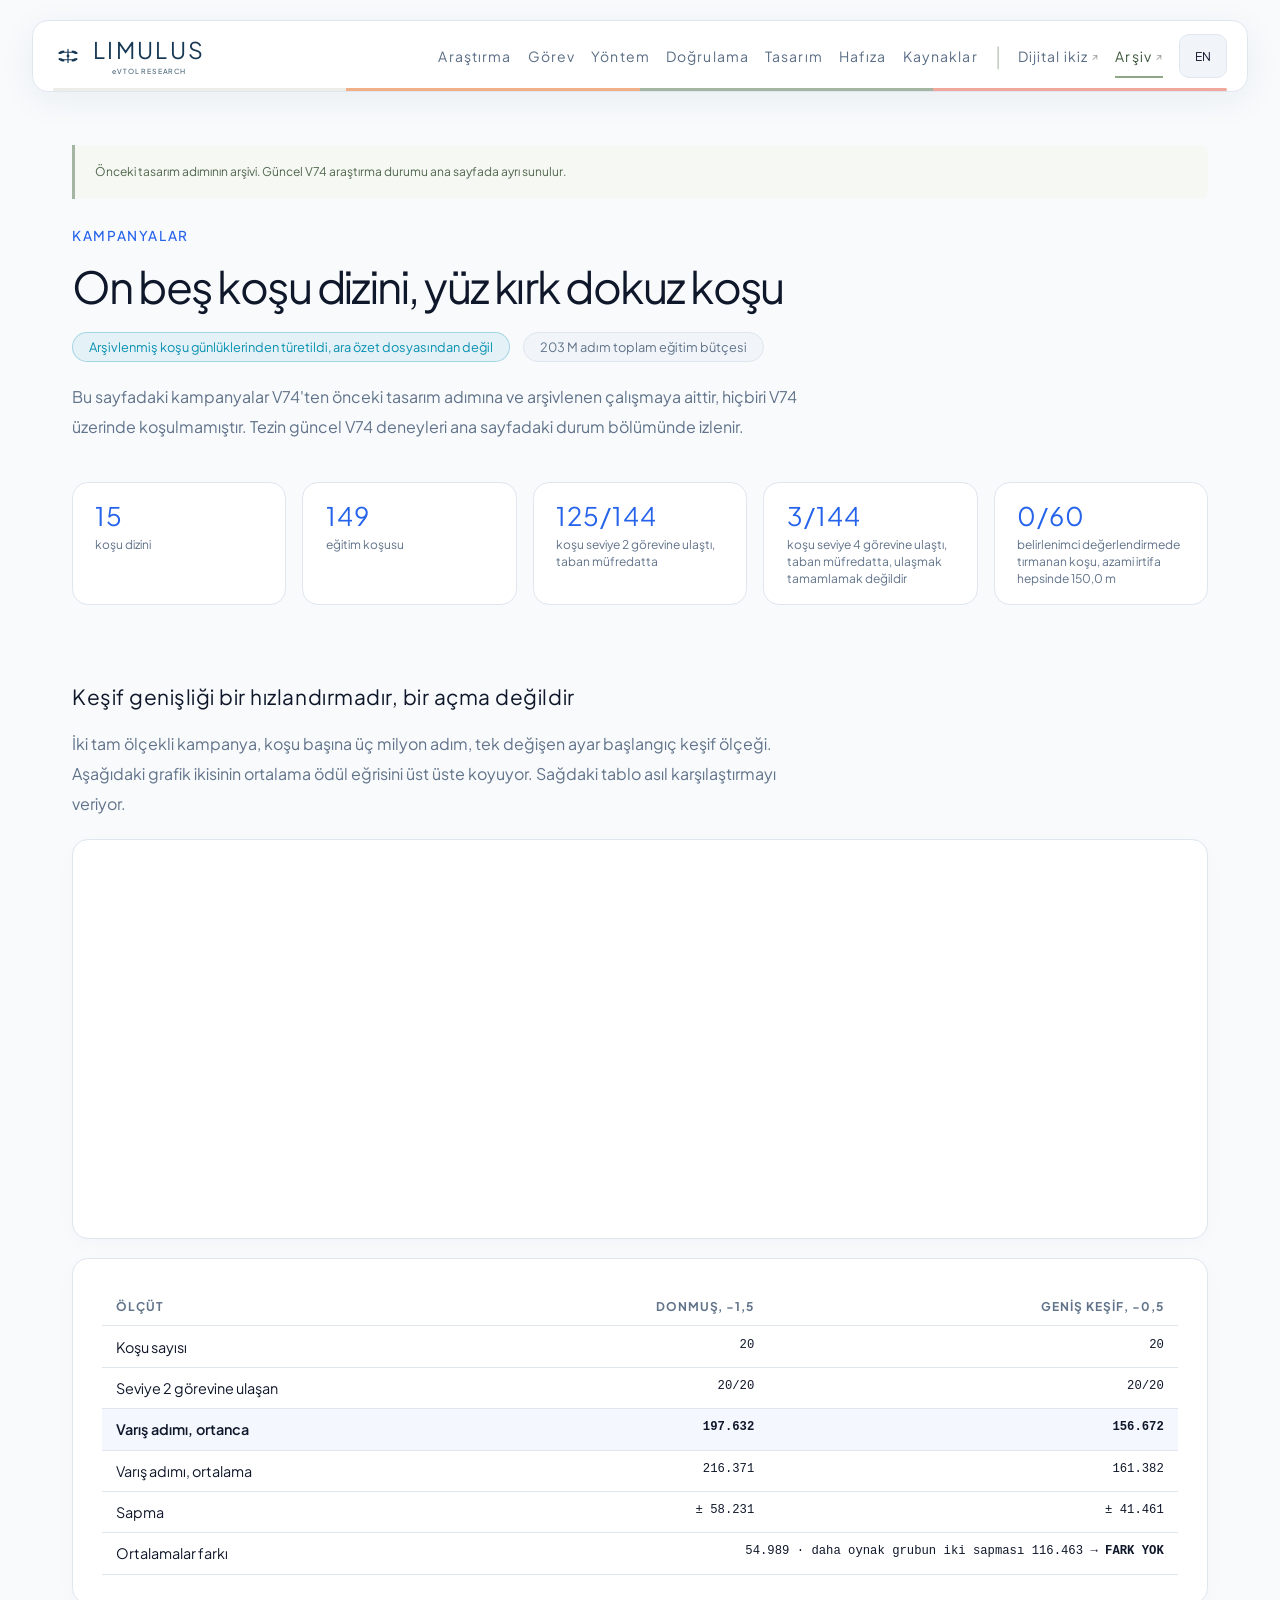
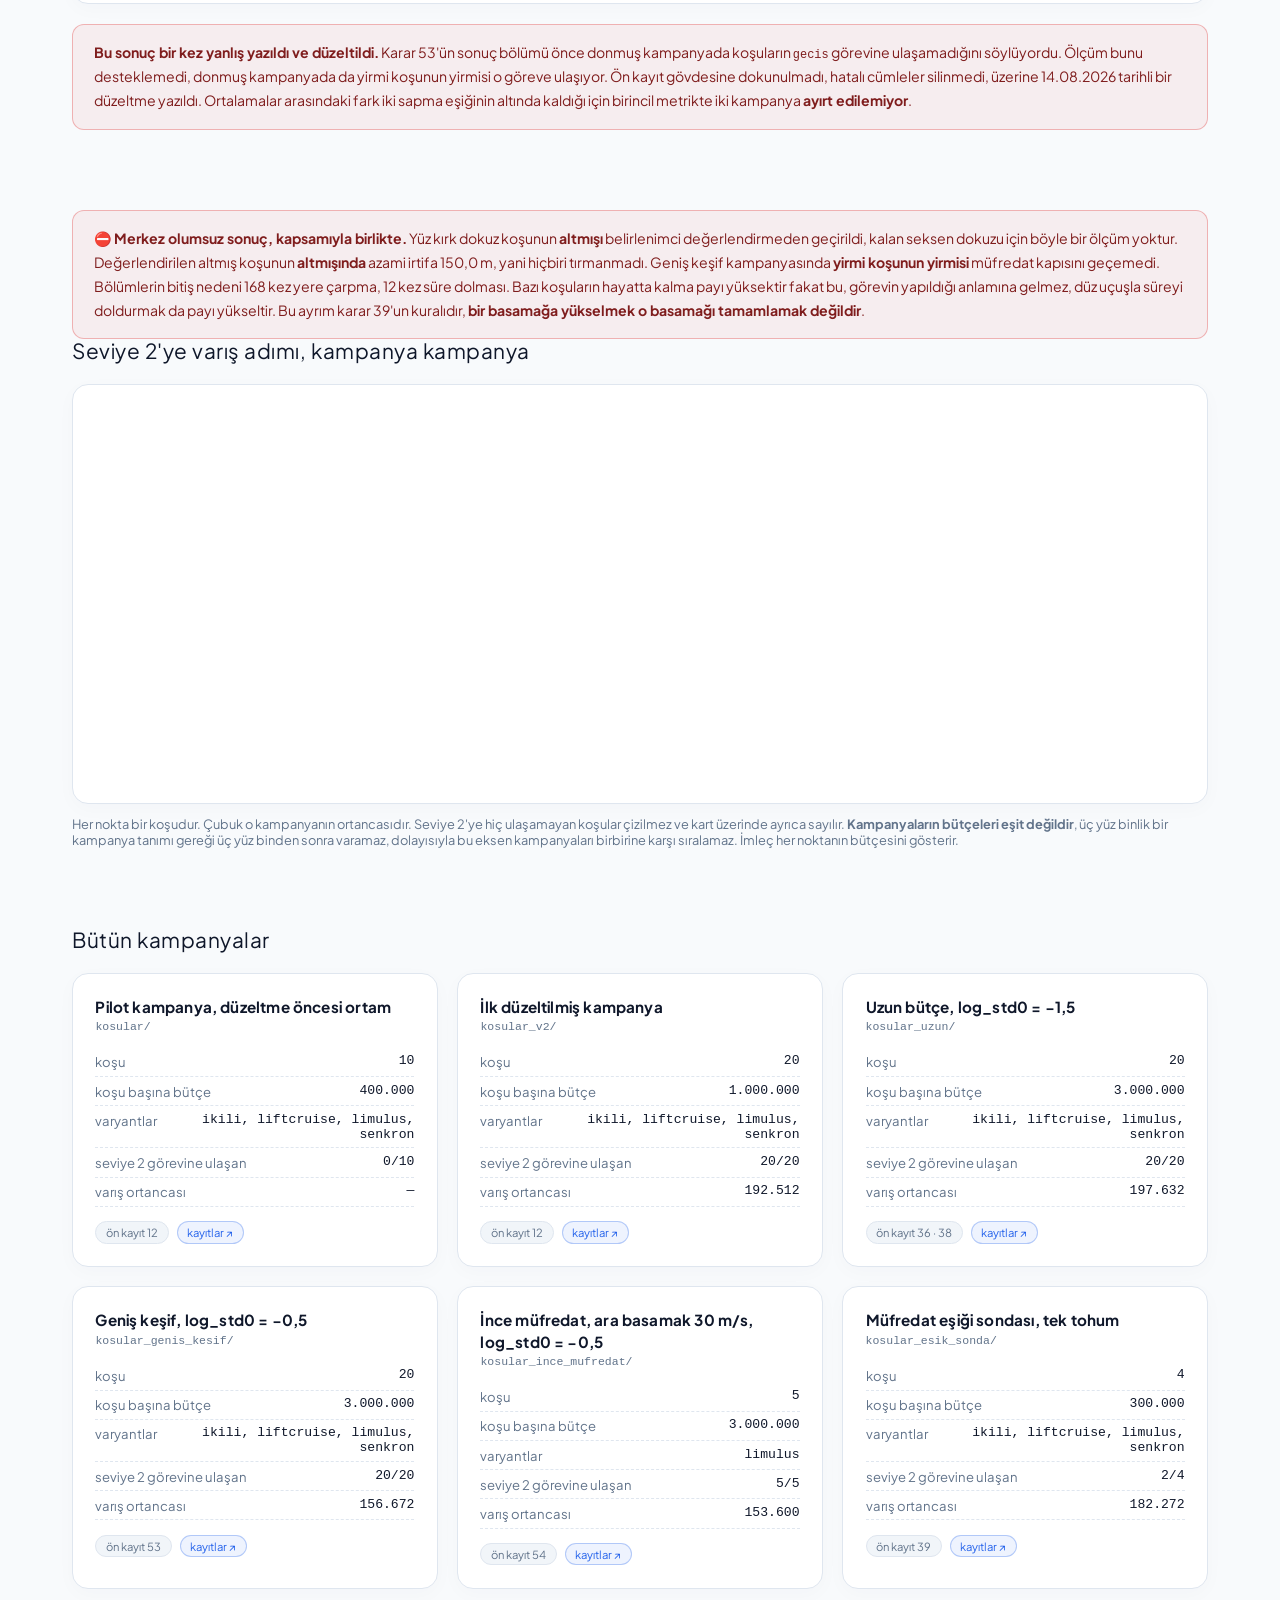
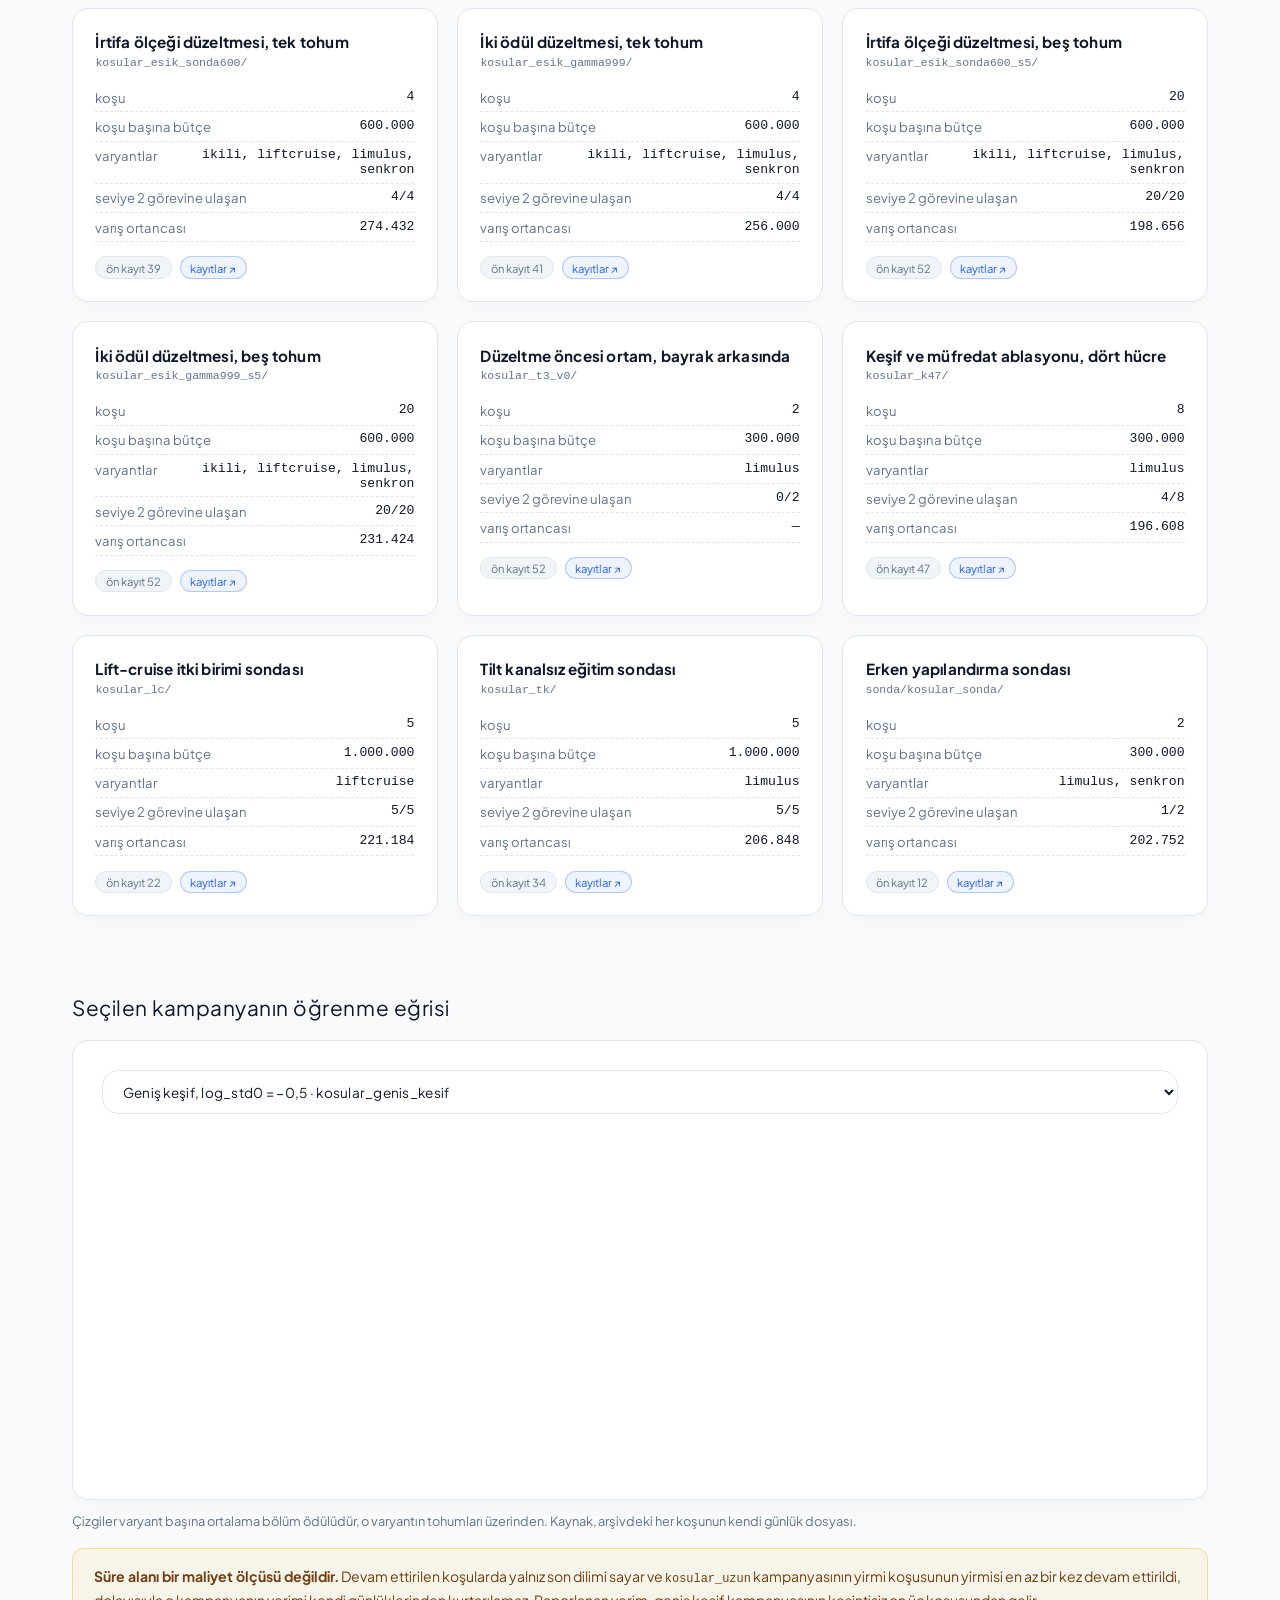
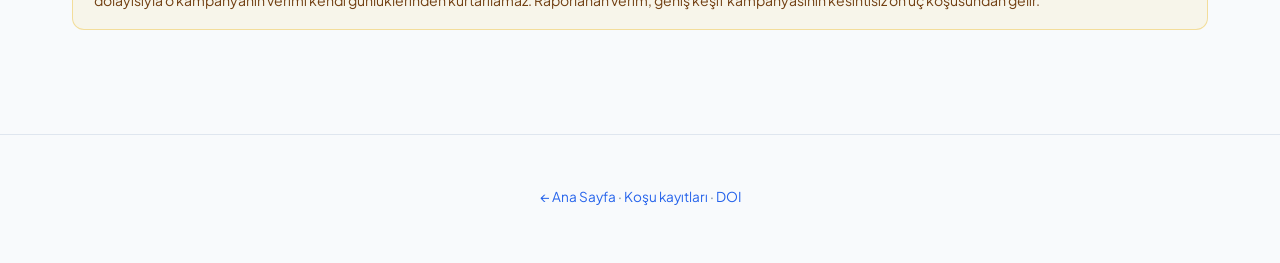
<file: kampanyalar/index.html>
<!DOCTYPE html>
<html lang="tr">
<head>
<meta charset="UTF-8">
<meta name="viewport" content="width=device-width, initial-scale=1.0">
<title>Kampanyalar ve Koşu Kayıtları — LIMULUS-eVTOL</title>
<link rel="icon" type="image/svg+xml" href="../favicon.svg?v=20261024symbol02">
<link href="https://fonts.googleapis.com/css2?family=Plus+Jakarta+Sans:wght@300;400;500;600;700;800&family=Syne:wght@400;600;700;800&display=swap" rel="stylesheet">
<link rel="stylesheet" href="../assets/limulus.css?v=20261024activenav1">
<script>document.documentElement.classList.add("js")</script>

<script src="../vendor/chart.umd.js"></script>
<link rel="stylesheet" href="../assets/typography.css?v=20261025type69b1">
</head>
<body data-kok="../" class="archive-page"><a class="skip-link" href="#archive-content">İçeriğe geç / Skip to content</a>

<nav aria-label="Ana gezinme"><a class="nav-logo" href="../"><img src="../assets/limulus-symbol.svg?v=20261024symbol02" alt="" width="30" height="30"><span class="brand-word"><span class="brand-name">LIMULUS</span><small>eVTOL RESEARCH</small></span></a><ul class="nav-links" id="main-nav">
<li><a href="../#ozet" data-tr="Araştırma" data-en="Research">Araştırma</a></li>
<li><a href="../#senaryo" data-tr="Görev" data-en="Mission">Görev</a></li>
<li><a href="../#yontem" data-tr="Yöntem" data-en="Methods">Yöntem</a></li>
<li><a href="../#dogrulama" data-tr="Doğrulama" data-en="Validation">Doğrulama</a></li>

<li><a href="../#gorsellestirme" data-tr="Tasarım" data-en="Design">Tasarım</a></li>
<li><a href="../#arsiv" data-tr="Hafıza" data-en="Record">Hafıza</a></li>
<li><a href="../#kaynakca" data-tr="Kaynaklar" data-en="Sources">Kaynaklar</a></li>

<li class="nav-separator" aria-hidden="true"><span>|</span></li>
<li><a href="../ikiz/" target="_blank" rel="noopener"><span data-tr="Dijital ikiz" data-en="Digital twin">Dijital ikiz</span><span class="nav-external" aria-hidden="true">↗</span><span class="sr-only" data-tr=" (yeni sekme)" data-en=" (new tab)"> (yeni sekme)</span></a></li>
<li><a href="../arsiv/" target="_blank" rel="noopener"><span data-tr="Arşiv" data-en="Archive">Arşiv</span><span class="nav-external" aria-hidden="true">↗</span><span class="sr-only" data-tr=" (yeni sekme)" data-en=" (new tab)"> (yeni sekme)</span></a></li>
</ul><button type="button" class="lang-btn" onclick="toggleLang()" aria-label="Switch to English">EN</button></nav>

<header class="page-head"><p class="archive-context" data-tr="Önceki tasarım adımının arşivi. Güncel V74 araştırma durumu ana sayfada ayrı sunulur." data-en="Archive of the earlier design stage. The current V74 research status is presented separately on the home page." >Önceki tasarım adımının arşivi. Güncel V74 araştırma durumu ana sayfada ayrı sunulur.</p>
  <div class="section-label" data-tr="Kampanyalar" data-en="Campaigns">Kampanyalar</div>
  <h1 data-tr="On beş koşu dizini, yüz kırk dokuz koşu" data-en="Fifteen run directories, one hundred and forty-nine runs">On beş koşu dizini, yüz kırk dokuz koşu</h1>
  <div class="badge-line">
    <span class="precomp-badge" data-tr="Arşivlenmiş koşu günlüklerinden türetildi, ara özet dosyasından değil" data-en="Derived from the archived run logs, not from an intermediate summary file">Arşivlenmiş koşu günlüklerinden türetildi, ara özet dosyasından değil</span>
    <span class="meta-tag" id="metaSayi"></span>
  </div>
  <p class="lead" style="margin-top:1.2rem" data-tr="Bu sayfadaki kampanyalar V74'ten önceki tasarım adımına ve arşivlenen çalışmaya aittir, hiçbiri V74 üzerinde koşulmamıştır. Tezin güncel V74 deneyleri ana sayfadaki durum bölümünde izlenir." data-en="The campaigns on this page belong to the design step before V74 and to the archived study, and none of them was run on V74. The current V74 experiments of the thesis are tracked in the status section of the home page.">Bu sayfadaki kampanyalar V74'ten önceki tasarım adımına ve arşivlenen çalışmaya aittir, hiçbiri V74 üzerinde koşulmamıştır. Tezin güncel V74 deneyleri ana sayfadaki durum bölümünde izlenir.</p>
</header>

<main id="archive-content">
  <section style="padding-top:1rem">
    <div class="chips" id="chips"></div>
  </section>

  <section>
    <h2 data-tr="Keşif genişliği bir hızlandırmadır, bir açma değildir" data-en="Widening exploration accelerates, it does not unlock">Keşif genişliği bir hızlandırmadır, bir açma değildir</h2>
    <p class="lead" style="margin-bottom:1.2rem"
       data-tr="İki tam ölçekli kampanya, koşu başına üç milyon adım, tek değişen ayar başlangıç keşif ölçeği. Aşağıdaki grafik ikisinin ortalama ödül eğrisini üst üste koyuyor. Sağdaki tablo asıl karşılaştırmayı veriyor."
       data-en="Two full-scale campaigns, three million steps per run, one changed setting, the initial exploration scale. The chart below overlays their mean reward curves. The table beside it gives the comparison that matters.">
      İki tam ölçekli kampanya, koşu başına üç milyon adım, tek değişen ayar başlangıç keşif ölçeği. Aşağıdaki grafik ikisinin ortalama ödül eğrisini üst üste koyuyor. Sağdaki tablo asıl karşılaştırmayı veriyor.
    </p>
    <div class="card" style="height:400px"><canvas id="kiyasChart"></canvas></div>

    <div class="card" style="margin-top:1.2rem;overflow-x:auto">
      <table class="cfg" id="kiyasTablo"></table>
    </div>

    <div class="stop-box"
         data-tr="<strong>Bu sonuç bir kez yanlış yazıldı ve düzeltildi.</strong> Karar 53'ün sonuç bölümü önce donmuş kampanyada koşuların <span class='mono'>gecis</span> görevine ulaşamadığını söylüyordu. Ölçüm bunu desteklemedi, donmuş kampanyada da yirmi koşunun yirmisi o göreve ulaşıyor. Ön kayıt gövdesine dokunulmadı, hatalı cümleler silinmedi, üzerine 14.08.2026 tarihli bir düzeltme yazıldı. Ortalamalar arasındaki fark iki sapma eşiğinin altında kaldığı için birincil metrikte iki kampanya <strong>ayırt edilemiyor</strong>."
         data-en="<strong>This result was written wrongly once and corrected.</strong> The results section of decision 53 first said that in the frozen campaign the runs failed to reach the <span class='mono'>gecis</span> task. Measurement did not support that, in the frozen campaign too twenty of twenty runs reach it. The preregistration body was not touched, the erroneous sentences were not deleted, and a correction dated 14 August 2026 was written over them. Because the difference between the means falls below the two-deviation threshold, on the primary metric the two campaigns are <strong>indistinguishable</strong>.">
      <strong>Bu sonuç bir kez yanlış yazıldı ve düzeltildi.</strong> Karar 53'ün sonuç bölümü önce donmuş kampanyada koşuların <span class="mono">gecis</span> görevine ulaşamadığını söylüyordu. Ölçüm bunu desteklemedi, donmuş kampanyada da yirmi koşunun yirmisi o göreve ulaşıyor. Ön kayıt gövdesine dokunulmadı, hatalı cümleler silinmedi, üzerine 14.08.2026 tarihli bir düzeltme yazıldı. Ortalamalar arasındaki fark iki sapma eşiğinin altında kaldığı için birincil metrikte iki kampanya <strong>ayırt edilemiyor</strong>.
    </div>
  </section>

  <section>
    <div class="stop-box" style="margin-top:0"
         data-tr="⛔ <strong>Merkez olumsuz sonuç, kapsamıyla birlikte.</strong> Yüz kırk dokuz koşunun <strong>altmışı</strong> belirlenimci değerlendirmeden geçirildi, kalan seksen dokuzu için böyle bir ölçüm yoktur. Değerlendirilen altmış koşunun <strong>altmışında</strong> azami irtifa 150,0 m, yani hiçbiri tırmanmadı. Geniş keşif kampanyasında <strong>yirmi koşunun yirmisi</strong> müfredat kapısını geçemedi. Bölümlerin bitiş nedeni 168 kez yere çarpma, 12 kez süre dolması. Bazı koşuların hayatta kalma payı yüksektir fakat bu, görevin yapıldığı anlamına gelmez, düz uçuşla süreyi doldurmak da payı yükseltir. Bu ayrım karar 39'un kuralıdır, <strong>bir basamağa yükselmek o basamağı tamamlamak değildir</strong>."
         data-en="⛔ <strong>The central negative result, with its scope.</strong> <strong>Sixty</strong> of the one hundred and forty-nine runs were put through the deterministic evaluation, and no such measurement exists for the remaining eighty-nine. In <strong>all sixty</strong> evaluated runs the maximum altitude is 150.0 m, that is, none of them climbed. In the wide-exploration campaign <strong>twenty runs out of twenty</strong> failed the curriculum gate. Episodes ended in ground impact 168 times and timed out 12 times. Some runs have a high survival fraction, but that does not mean the task was performed, since flying level and running out the clock also raises that fraction. This distinction is the rule of decision 39, <strong>reaching a level is not completing it</strong>.">
      ⛔ <strong>Merkez olumsuz sonuç, kapsamıyla birlikte.</strong> Yüz kırk dokuz koşunun <strong>altmışı</strong> belirlenimci değerlendirmeden geçirildi, kalan seksen dokuzu için böyle bir ölçüm yoktur. Değerlendirilen altmış koşunun <strong>altmışında</strong> azami irtifa 150,0 m, yani hiçbiri tırmanmadı. Geniş keşif kampanyasında <strong>yirmi koşunun yirmisi</strong> müfredat kapısını geçemedi. Bölümlerin bitiş nedeni 168 kez yere çarpma, 12 kez süre dolması. Bazı koşuların hayatta kalma payı yüksektir fakat bu, görevin yapıldığı anlamına gelmez, düz uçuşla süreyi doldurmak da payı yükseltir. Bu ayrım karar 39'un kuralıdır, <strong>bir basamağa yükselmek o basamağı tamamlamak değildir</strong>.
    </div>

    <h2 data-tr="Seviye 2'ye varış adımı, kampanya kampanya" data-en="Arrival step at level 2, campaign by campaign">Seviye 2'ye varış adımı, kampanya kampanya</h2>
    <div class="card" style="height:420px"><canvas id="varisChart"></canvas></div>
    <p style="margin-top:0.8rem;font-size:0.8rem;color:var(--text-muted)"
       data-tr="Her nokta bir koşudur. Çubuk o kampanyanın ortancasıdır. Seviye 2'ye hiç ulaşamayan koşular çizilmez ve kart üzerinde ayrıca sayılır. <strong>Kampanyaların bütçeleri eşit değildir</strong>, üç yüz binlik bir kampanya tanımı gereği üç yüz binden sonra varamaz, dolayısıyla bu eksen kampanyaları birbirine karşı sıralamaz. İmleç her noktanın bütçesini gösterir."
       data-en="Each point is one run. The bar is that campaign's median. Runs that never reach level 2 are not plotted and are counted separately on the card. <strong>The campaigns do not share a budget</strong>, a three-hundred-thousand-step campaign cannot by definition arrive after three hundred thousand, so this axis does not rank campaigns against one another. Hovering a point shows its budget.">
      Her nokta bir koşudur. Çubuk o kampanyanın ortancasıdır. Seviye 2'ye hiç ulaşamayan koşular çizilmez ve kart üzerinde ayrıca sayılır. <strong>Kampanyaların bütçeleri eşit değildir</strong>, üç yüz binlik bir kampanya tanımı gereği üç yüz binden sonra varamaz, dolayısıyla bu eksen kampanyaları birbirine karşı sıralamaz. İmleç her noktanın bütçesini gösterir.
    </p>
  </section>

  <section>
    <h2 data-tr="Bütün kampanyalar" data-en="All campaigns">Bütün kampanyalar</h2>
    <div class="kamp-grid" id="kampGrid"></div>
  </section>

  <section>
    <h2 data-tr="Seçilen kampanyanın öğrenme eğrisi" data-en="Learning curve of the selected campaign">Seçilen kampanyanın öğrenme eğrisi</h2>
    <div class="card">
      <div class="filters" style="margin-bottom:1rem">
        <select class="search" id="kampSec" style="flex:1 1 420px;max-width:100%"></select>
      </div>
      <div style="height:340px"><canvas id="egriChart"></canvas></div>
    </div>
    <p style="margin-top:0.8rem;font-size:0.8rem;color:var(--text-muted)"
       data-tr="Çizgiler varyant başına ortalama bölüm ödülüdür, o varyantın tohumları üzerinden. Kaynak, arşivdeki her koşunun kendi günlük dosyası."
       data-en="Lines are the mean episode reward per variant, over that variant's seeds. Source, the individual log file of every run in the archive.">
      Çizgiler varyant başına ortalama bölüm ödülüdür, o varyantın tohumları üzerinden. Kaynak, arşivdeki her koşunun kendi günlük dosyası.
    </p>
    <div class="note-box"
         data-tr="<strong>Süre alanı bir maliyet ölçüsü değildir.</strong> Devam ettirilen koşularda yalnız son dilimi sayar ve <span class='mono'>kosular_uzun</span> kampanyasının yirmi koşusunun yirmisi en az bir kez devam ettirildi, dolayısıyla o kampanyanın verimi kendi günlüklerinden kurtarılamaz. Raporlanan verim, geniş keşif kampanyasının kesintisiz on üç koşusundan gelir."
         data-en="<strong>The duration field is not a cost measure.</strong> For resumed runs it counts only the final slice, and all twenty runs of <span class='mono'>kosular_uzun</span> were resumed at least once, so that campaign's throughput cannot be recovered from its own logs. Reported throughput comes from the thirteen uninterrupted runs of the wide-exploration campaign.">
      <strong>Süre alanı bir maliyet ölçüsü değildir.</strong> Devam ettirilen koşularda yalnız son dilimi sayar ve <span class="mono">kosular_uzun</span> kampanyasının yirmi koşusunun yirmisi en az bir kez devam ettirildi, dolayısıyla o kampanyanın verimi kendi günlüklerinden kurtarılamaz. Raporlanan verim, geniş keşif kampanyasının kesintisiz on üç koşusundan gelir.
    </div>
  </section>
</main>

<footer>
  <a href="../" data-tr="← Ana Sayfa" data-en="← Home">← Ana Sayfa</a> ·
  <a href="https://github.com/Orfeomete/limulus-evtol/tree/main/9-DIJITAL-IKIZ/ogrenme" target="_blank" rel="noopener" data-tr="Koşu kayıtları" data-en="Run records">Koşu kayıtları</a> ·
  <a href="https://doi.org/10.5281/zenodo.21934970" target="_blank" rel="noopener">DOI</a>
</footer>

<script src="../assets/limulus.js?v=20261024activenav1"></script>
<script>
var KAMP = [], EGRI = {}, OZET = {}, C1 = null, C2 = null, C3 = null;
var RENK = { limulus: '#2563eb', senkron: '#0891b2', ikili: '#7c3aed', liftcruise: '#db2777' };
var GH = 'https://github.com/Orfeomete/limulus-evtol/tree/main/9-DIJITAL-IKIZ/ogrenme/';
function T(tr, en) { return window.LANG === 'en' ? en : tr; }
function bul(d) { for (var i = 0; i < KAMP.length; i++) if (KAMP[i].dizin === d) return KAMP[i]; }

function chips() {
  var toplam = KAMP.reduce(function (a, k) { return a + k.kosu; }, 0);
  var taban = KAMP.filter(function (k) { return k.mufredat !== 'ince'; });
  var tabanToplam = taban.reduce(function (a, k) { return a + k.kosu; }, 0);
  var ulasan = taban.reduce(function (a, k) { return a + k.seviye2_ulasan; }, 0);
  var butce = KAMP.reduce(function (a, k) { return a + k.kosu * k.butce; }, 0);
  document.getElementById('metaSayi').textContent = binlik(butce / 1e6) + ' M ' + T('adım toplam eğitim bütçesi', 'steps of total training budget');
  document.getElementById('chips').innerHTML =
    '<div class="chip"><div class="v">' + KAMP.length + '</div><div class="k">' + T('koşu dizini', 'run directories') + '</div></div>' +
    '<div class="chip"><div class="v">' + toplam + '</div><div class="k">' + T('eğitim koşusu', 'training runs') + '</div></div>' +
    '<div class="chip"><div class="v">' + ulasan + '/' + tabanToplam + '</div><div class="k">' + T('koşu seviye 2 görevine ulaştı, taban müfredatta', 'runs reached the level 2 task, in the base curriculum') + '</div></div>' +
    '<div class="chip"><div class="v">' + OZET.seviye4 + '/' + tabanToplam + '</div><div class="k">' + T('koşu seviye 4 görevine ulaştı, taban müfredatta, ulaşmak tamamlamak değildir', 'runs reached the level 4 task, in the base curriculum, reaching is not completing') + '</div></div>' +
    '<div class="chip"><div class="v">' + OZET.tirmanan + '/' + OZET.degerlendirilen + '</div><div class="k">' + T('belirlenimci değerlendirmede tırmanan koşu, azami irtifa hepsinde 150,0 m', 'evaluated runs that climbed, maximum altitude 150.0 m in every one') + '</div></div>';
}

function kiyas() {
  var a = bul('kosular_uzun'), b = bul('kosular_genis_kesif');
  var ea = EGRI['kosular_uzun'], eb = EGRI['kosular_genis_kesif'];
  function ort(e) {
    var ks = Object.keys(e), n = e[ks[0]].odul_ort.length, out = [];
    for (var i = 0; i < n; i++) { var s = 0; ks.forEach(function (k) { s += e[k].odul_ort[i]; }); out.push(s / ks.length); }
    return out;
  }
  var etk = EGRI['kosular_uzun'][Object.keys(EGRI['kosular_uzun'])[0]].adim;
  if (C1) C1.destroy();
  C1 = new Chart(document.getElementById('kiyasChart'), {
    type: 'line',
    data: {
      labels: etk.map(function (x) { return (x / 1e6).toFixed(1).replace('.', ',') + 'M'; }),
      datasets: [
        { label: T('donmuş, log_std0 −1,5', 'frozen, log_std0 −1.5'), data: ort(ea), borderColor: '#64748b', backgroundColor: 'transparent', borderWidth: 2, pointRadius: 0, tension: 0.25 },
        { label: T('geniş keşif, log_std0 −0,5', 'wide exploration, log_std0 −0.5'), data: ort(eb), borderColor: '#2563eb', backgroundColor: 'transparent', borderWidth: 2, pointRadius: 0, tension: 0.25 }
      ]
    },
    options: {
      maintainAspectRatio: false, interaction: { mode: 'index', intersect: false },
      scales: {
        x: { title: { display: true, text: T('eğitim adımı', 'training step') }, ticks: { maxTicksLimit: 10 }, grid: { display: false } },
        y: { title: { display: true, text: T('ortalama bölüm ödülü', 'mean episode reward') } }
      },
      plugins: { legend: { position: 'bottom' } }
    }
  });

  var K = OZET.karsilastirma;          // karar 12 kurali veri katmaninda uygulandi
  var esik = K.esik, fark = K.fark;
  document.getElementById('kiyasTablo').innerHTML =
    '<thead><tr><th>' + T('Ölçüt', 'Metric') + '</th><th>' + T('Donmuş, −1,5', 'Frozen, −1.5') + '</th><th>' + T('Geniş keşif, −0,5', 'Wide expl., −0.5') + '</th></tr></thead><tbody>' +
    '<tr><td>' + T('Koşu sayısı', 'Number of runs') + '</td><td class="mono">' + a.kosu + '</td><td class="mono">' + b.kosu + '</td></tr>' +
    '<tr><td>' + T('Seviye 2 görevine ulaşan', 'Reached the level 2 task') + '</td><td class="mono">' + a.seviye2_ulasan + '/' + a.toplam + '</td><td class="mono">' + b.seviye2_ulasan + '/' + b.toplam + '</td></tr>' +
    '<tr class="hl"><td>' + T('Varış adımı, ortanca', 'Arrival step, median') + '</td><td class="mono">' + binlik(a.varis_ortanca) + '</td><td class="mono">' + binlik(b.varis_ortanca) + '</td></tr>' +
    '<tr><td>' + T('Varış adımı, ortalama', 'Arrival step, mean') + '</td><td class="mono">' + binlik(a.varis_ort) + '</td><td class="mono">' + binlik(b.varis_ort) + '</td></tr>' +
    '<tr><td>' + T('Sapma', 'Deviation') + '</td><td class="mono">± ' + binlik(a.varis_std) + '</td><td class="mono">± ' + binlik(b.varis_std) + '</td></tr>' +
    '<tr><td>' + T('Ortalamalar farkı', 'Difference of means') + '</td><td class="mono" colspan="2">' + binlik(fark) + '  ·  ' + T('daha oynak grubun iki sapması', "twice the more variable group's deviation") + ' ' + binlik(esik) + '  →  <strong>' + T(K.hukum, K.hukum === 'FARK YOK' ? 'NO DIFFERENCE' : 'DIFFERENT') + '</strong></td></tr>' +
    '</tbody>';
}

function varisGrafik() {
  var v = KAMP.filter(function (k) { return k.varis_ortanca !== null; });
  var etiketler = v.map(function (k) { return k.dizin.replace('sonda/', '').replace('kosular_', '').replace(/^kosular$/, 'pilot'); });
  var ds = [{
    type: 'bar', label: T('ortanca varış adımı', 'median arrival step'),
    data: v.map(function (k) { return k.varis_ortanca; }),
    backgroundColor: 'rgba(37,99,235,0.18)', borderColor: 'rgba(37,99,235,0.55)', borderWidth: 1, order: 2
  }];
  var pts = [];
  v.forEach(function (k, i) {
    k.kosular.forEach(function (r) {
      if (r.varis2 !== null) pts.push({ x: etiketler[i], y: r.varis2, ad: r.ad, va: r.varyant, bt: k.butce });
    });
  });
  ds.push({
    type: 'scatter', label: T('tek koşu', 'single run'), data: pts,
    backgroundColor: pts.map(function (p) { return RENK[p.va] || '#64748b'; }), pointRadius: 3.5, order: 1
  });
  if (C2) C2.destroy();
  C2 = new Chart(document.getElementById('varisChart'), {
    data: { labels: etiketler, datasets: ds },
    options: {
      maintainAspectRatio: false,
      scales: {
        x: { type: 'category', ticks: { maxRotation: 60, minRotation: 45, font: { size: 10 } }, grid: { display: false } },
        y: { title: { display: true, text: T('seviye 2 görevine varış adımı', 'arrival step at the level 2 task') }, ticks: { callback: function (x) { return binlik(x); } } }
      },
      plugins: {
        legend: { position: 'bottom' },
        tooltip: { callbacks: { label: function (c) {
          if (c.raw && c.raw.ad) return c.raw.ad + '  ' + binlik(c.raw.y) + '  /  ' + T('bütçe', 'budget') + ' ' + binlik(c.raw.bt);
          return binlik(c.parsed.y);
        } } }
      }
    }
  });
}

function kartlar() {
  document.getElementById('kampGrid').innerHTML = KAMP.map(function (k) {
    return '<div class="kamp"><h3>' + T(k.tr, k.en) + '</h3><div class="dir">' + k.dizin + '/</div>'
      + '<div class="kv"><span class="k">' + T('koşu', 'runs') + '</span><span class="v">' + k.kosu + '</span></div>'
      + '<div class="kv"><span class="k">' + T('koşu başına bütçe', 'budget per run') + '</span><span class="v">' + binlik(k.butce) + '</span></div>'
      + '<div class="kv"><span class="k">' + T('varyantlar', 'variants') + '</span><span class="v">' + k.varyantlar.join(', ') + '</span></div>'
      + '<div class="kv"><span class="k">' + T('seviye 2 görevine ulaşan', 'reached level 2 task') + '</span><span class="v">' + k.seviye2_ulasan + '/' + k.toplam + '</span></div>'
      + '<div class="kv"><span class="k">' + T('varış ortancası', 'median arrival') + '</span><span class="v">' + (k.varis_ortanca === null ? '—' : binlik(k.varis_ortanca)) + '</span></div>'
      + '<div class="kar-alt" style="margin-top:0.9rem"><span class="pill">' + T('ön kayıt', 'preregistration') + ' ' + k.onkayit + '</span>'
      + '<a class="pill arsiv" href="' + GH + k.dizin + '" target="_blank" rel="noopener">' + T('kayıtlar ↗', 'records ↗') + '</a></div></div>';
  }).join('');
}

function egriGrafik(d) {
  var e = EGRI[d]; if (!e) return;
  var ks = Object.keys(e);
  if (C3) C3.destroy();
  C3 = new Chart(document.getElementById('egriChart'), {
    type: 'line',
    data: {
      labels: e[ks[0]].adim.map(function (x) { return x >= 1e6 ? (x / 1e6).toFixed(1).replace('.', ',') + 'M' : Math.round(x / 1000) + 'k'; }),
      datasets: ks.map(function (k) {
        return { label: k + ' (' + e[k].n + ')', data: e[k].odul_ort, borderColor: RENK[k] || '#64748b', backgroundColor: 'transparent', borderWidth: 2, pointRadius: 0, tension: 0.25 };
      })
    },
    options: {
      maintainAspectRatio: false, interaction: { mode: 'index', intersect: false },
      scales: {
        x: { title: { display: true, text: T('eğitim adımı', 'training step') }, ticks: { maxTicksLimit: 10 }, grid: { display: false } },
        y: { title: { display: true, text: T('ortalama bölüm ödülü', 'mean episode reward') } }
      },
      plugins: { legend: { position: 'bottom' } }
    }
  });
}

function secDoldur() {
  var s = document.getElementById('kampSec');
  var mevcut = s.value;
  s.innerHTML = KAMP.filter(function (k) { return EGRI[k.dizin]; }).map(function (k) { return '<option value="' + k.dizin + '">' + T(k.tr, k.en) + '  ·  ' + k.dizin + '</option>'; }).join('');
  s.value = mevcut || 'kosular_genis_kesif';
  egriGrafik(s.value);
}

function hepsiCiz() { chips(); kiyas(); varisGrafik(); kartlar(); secDoldur(); }

document.getElementById('kampSec').addEventListener('change', function (e) { egriGrafik(e.target.value); });
document.addEventListener('langchange', function () { if (KAMP.length) hepsiCiz(); });

Promise.all([veri('kampanyalar.json'), veri('egriler.json'), veri('ozet.json')]).then(function (r) {
  KAMP = r[0]; EGRI = r[1]; OZET = r[2]; hepsiCiz();
}).catch(function (e) { document.getElementById('chips').innerHTML = '<div class="stop-box">' + e.message + '</div>'; });
</script>
</body>
</html>
</file>
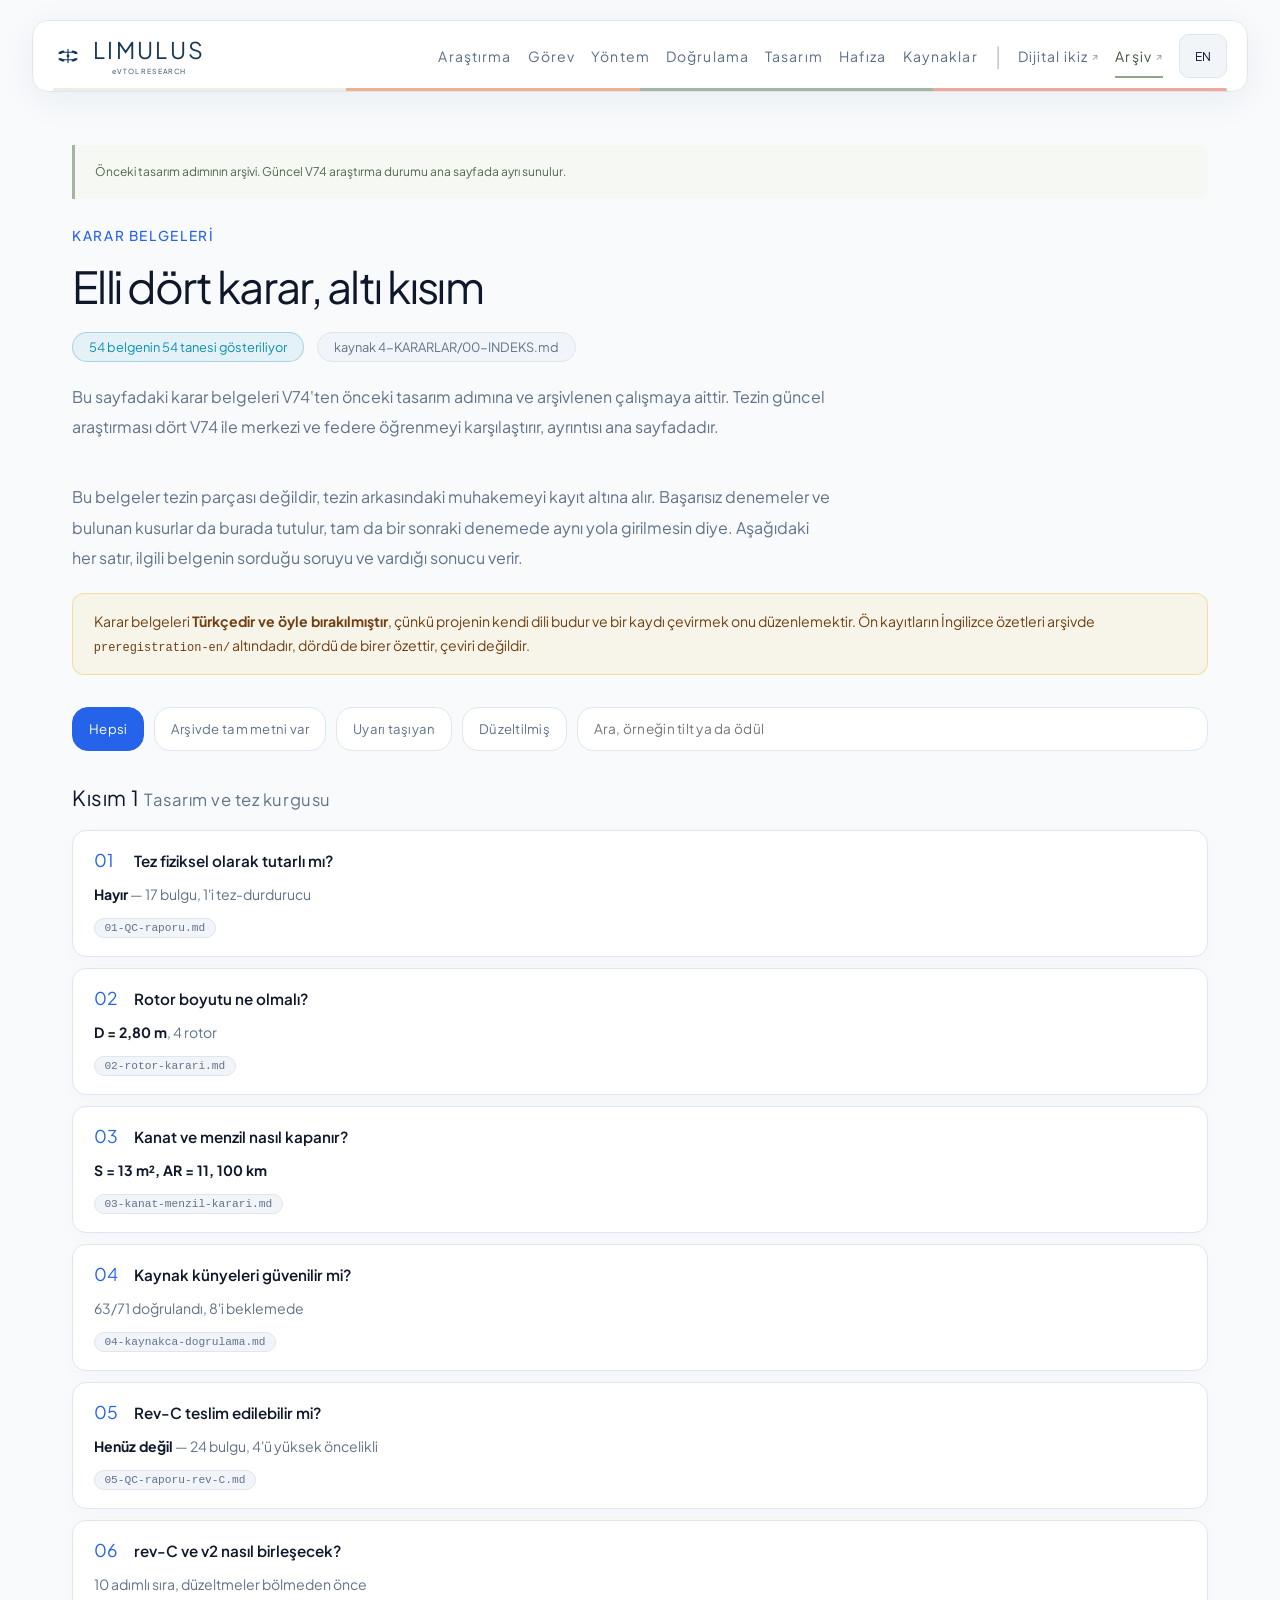
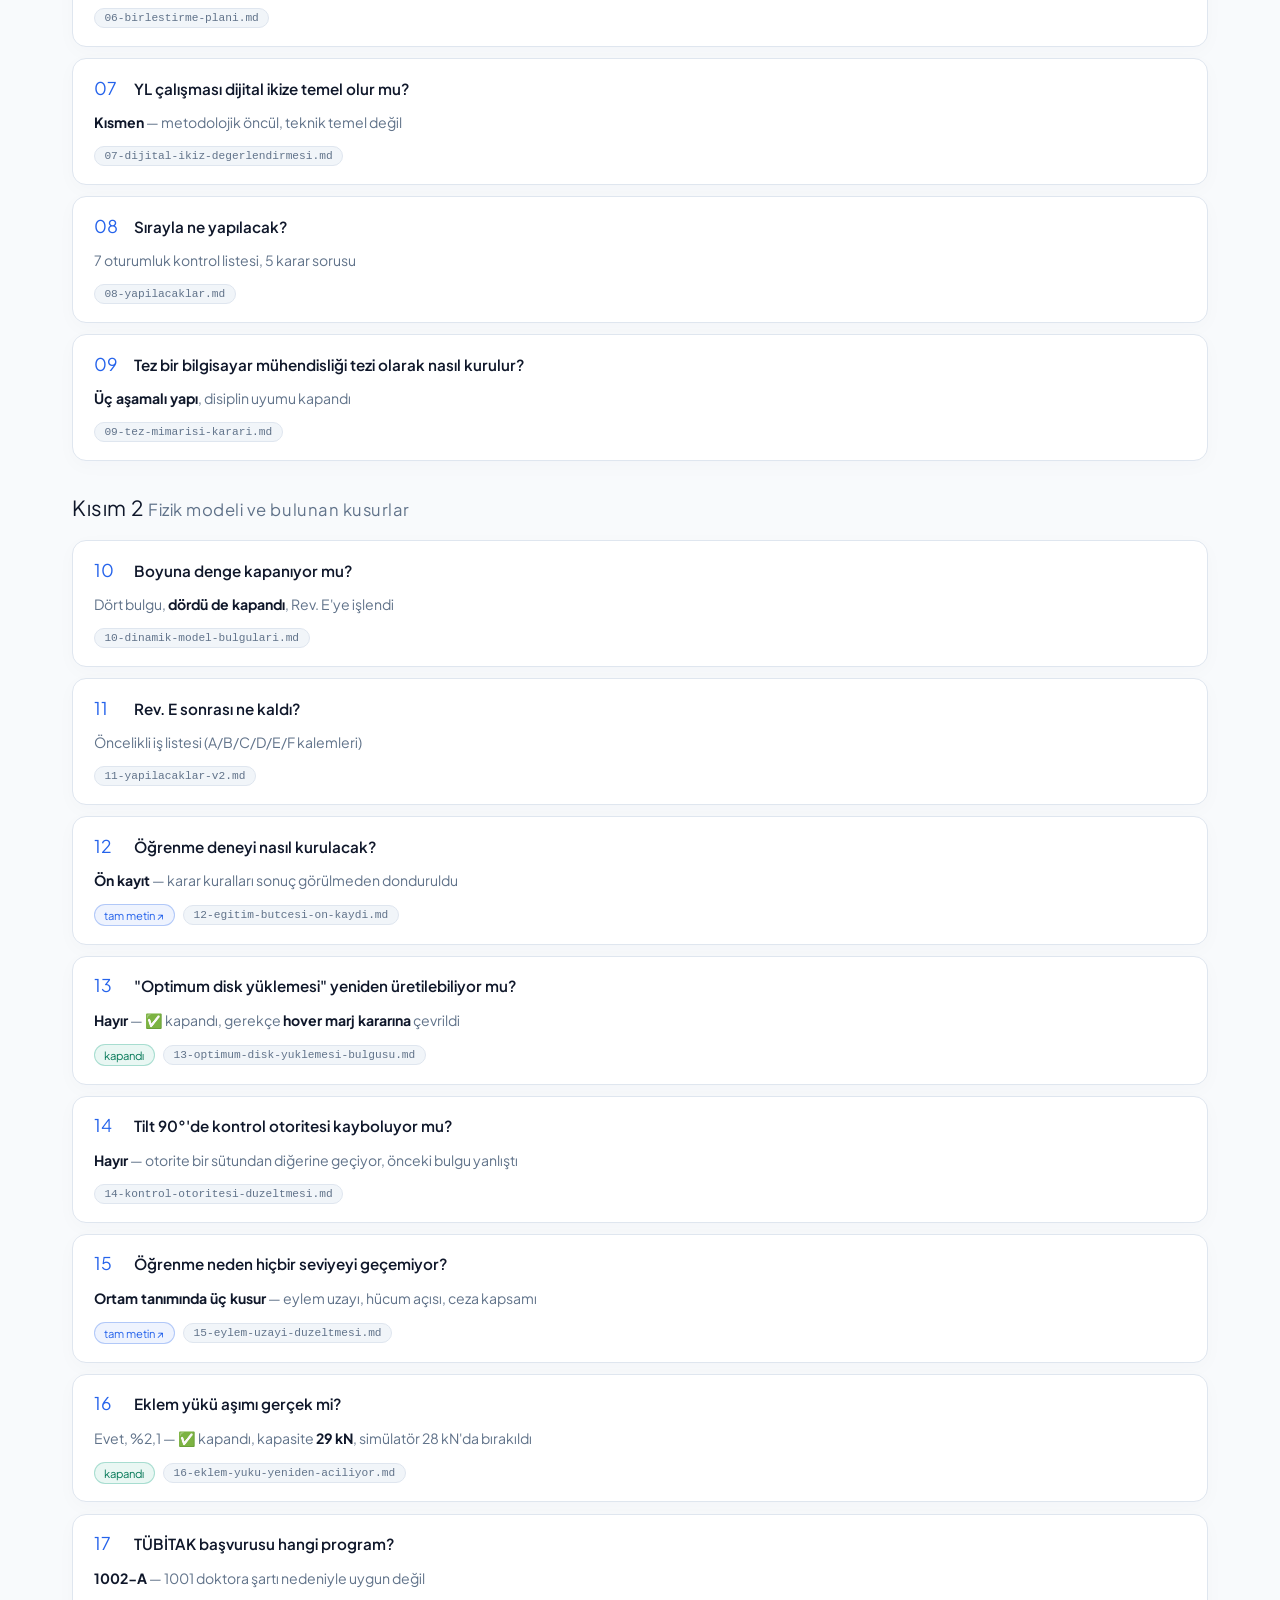
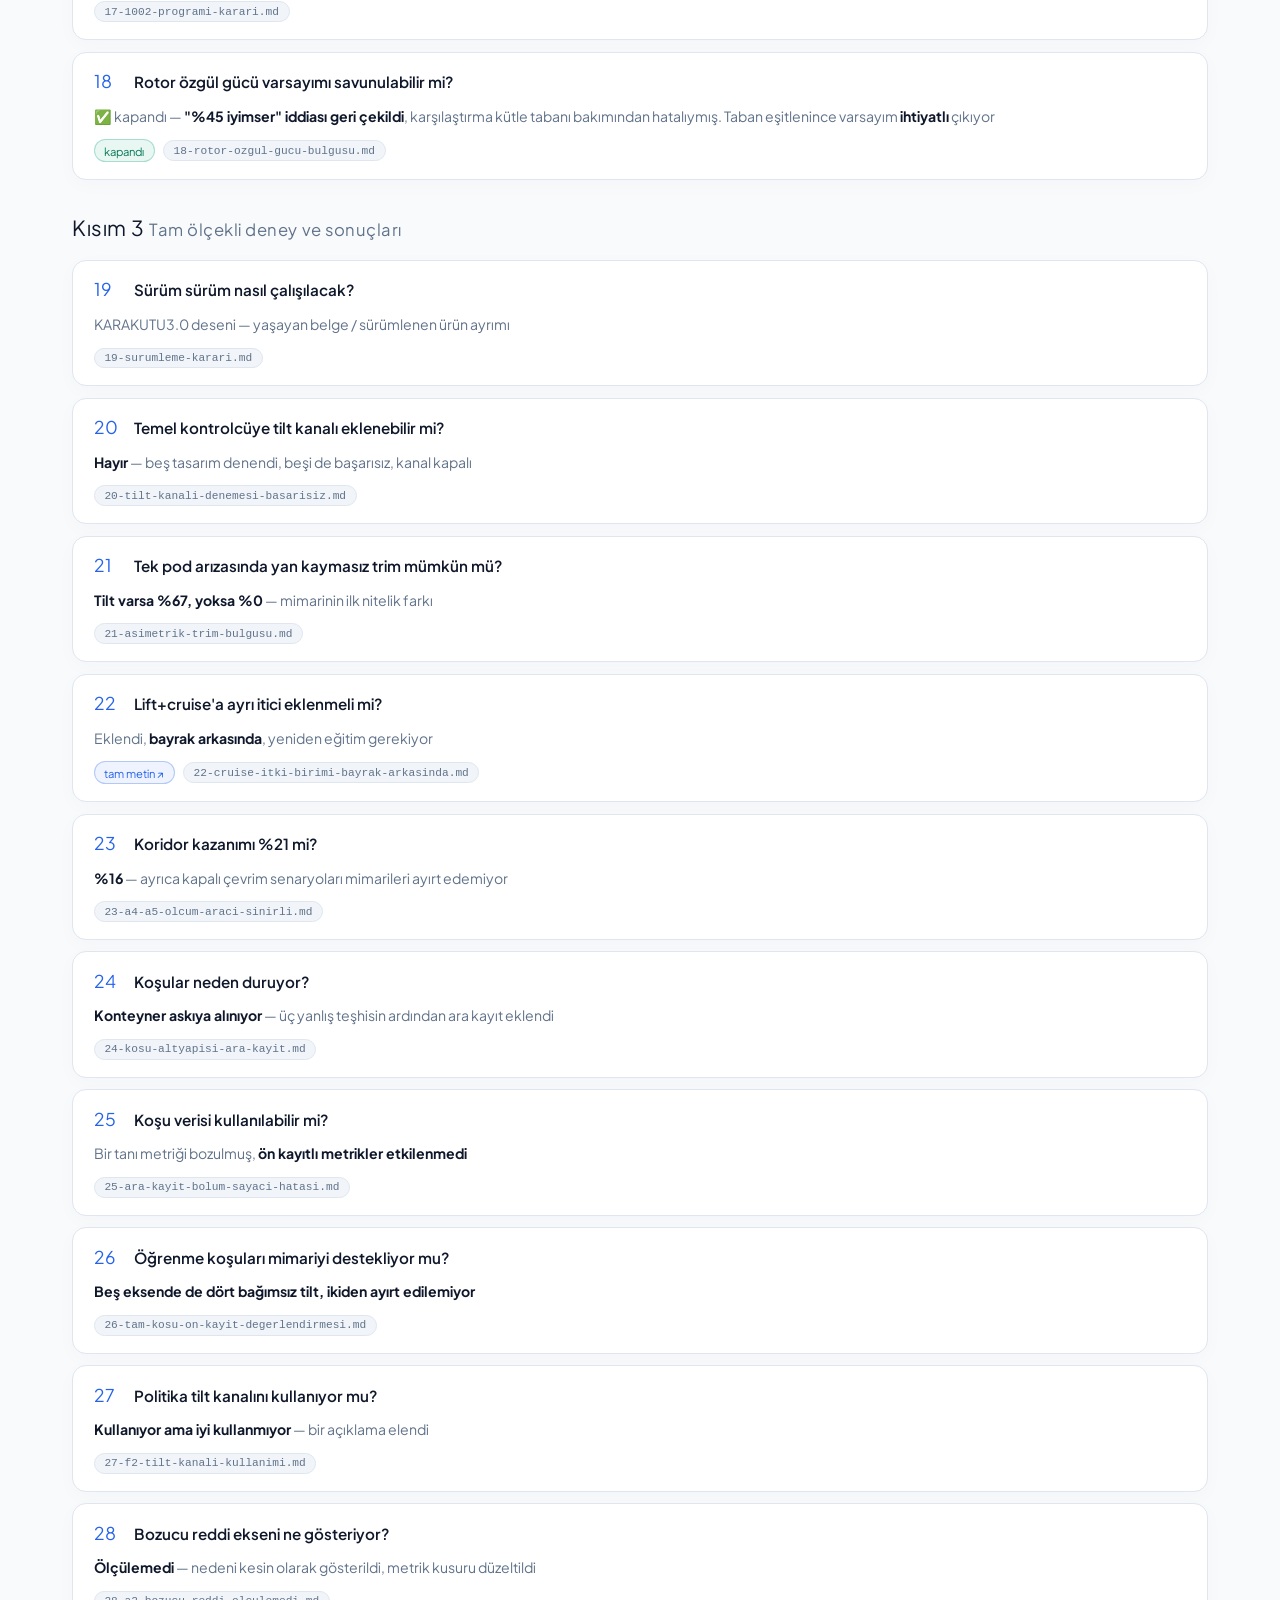
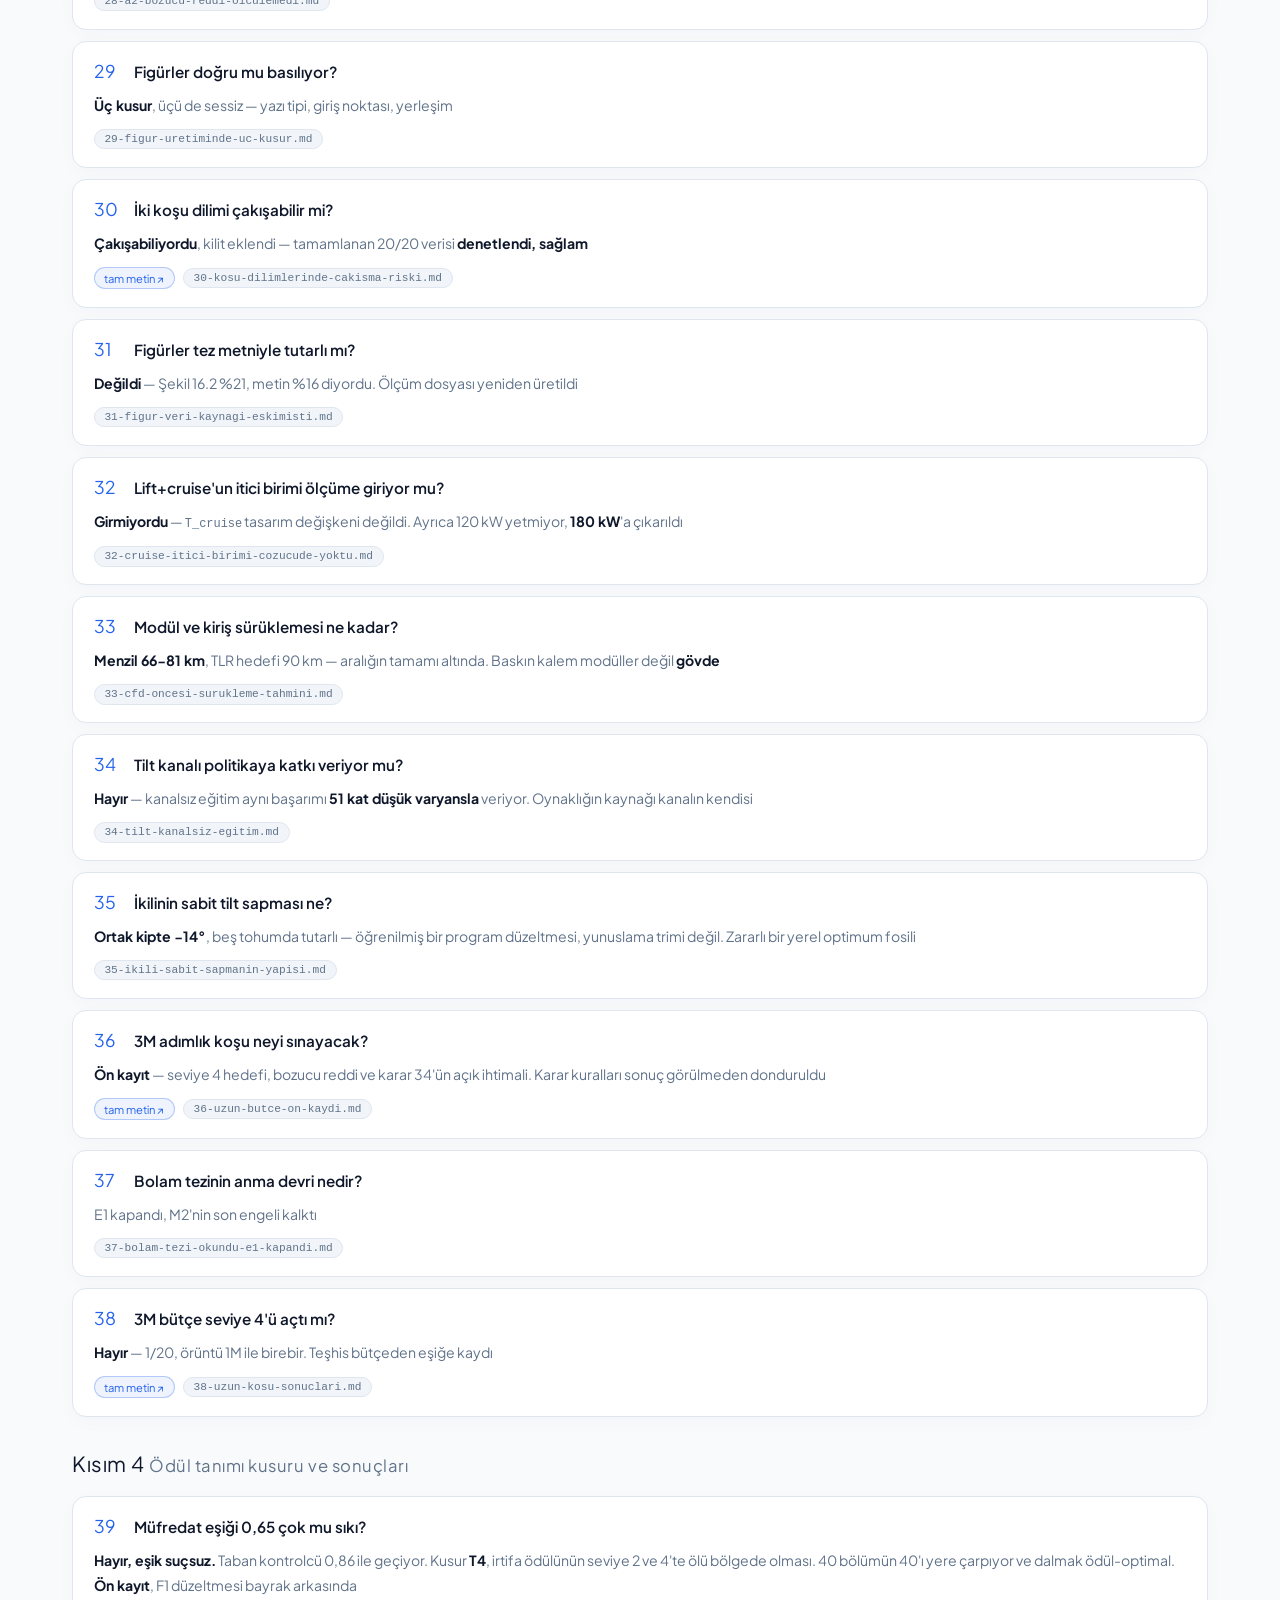
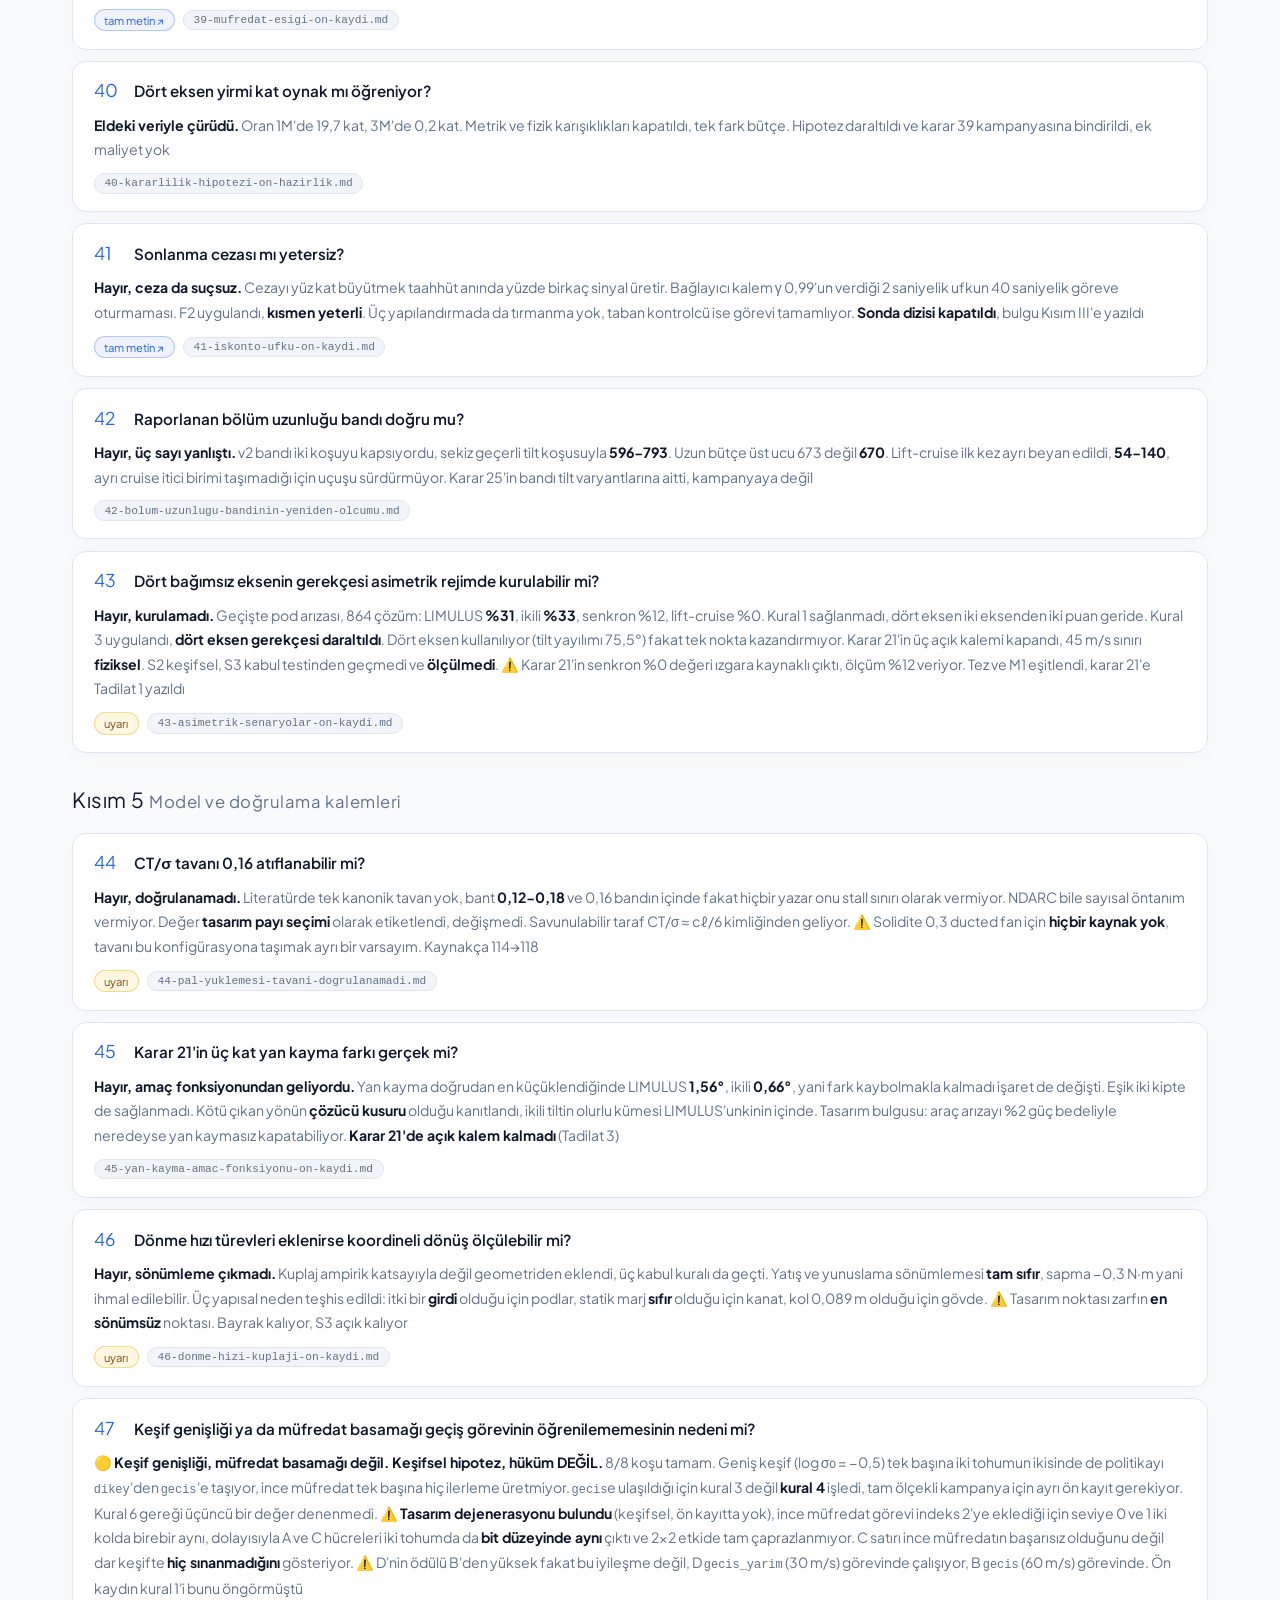
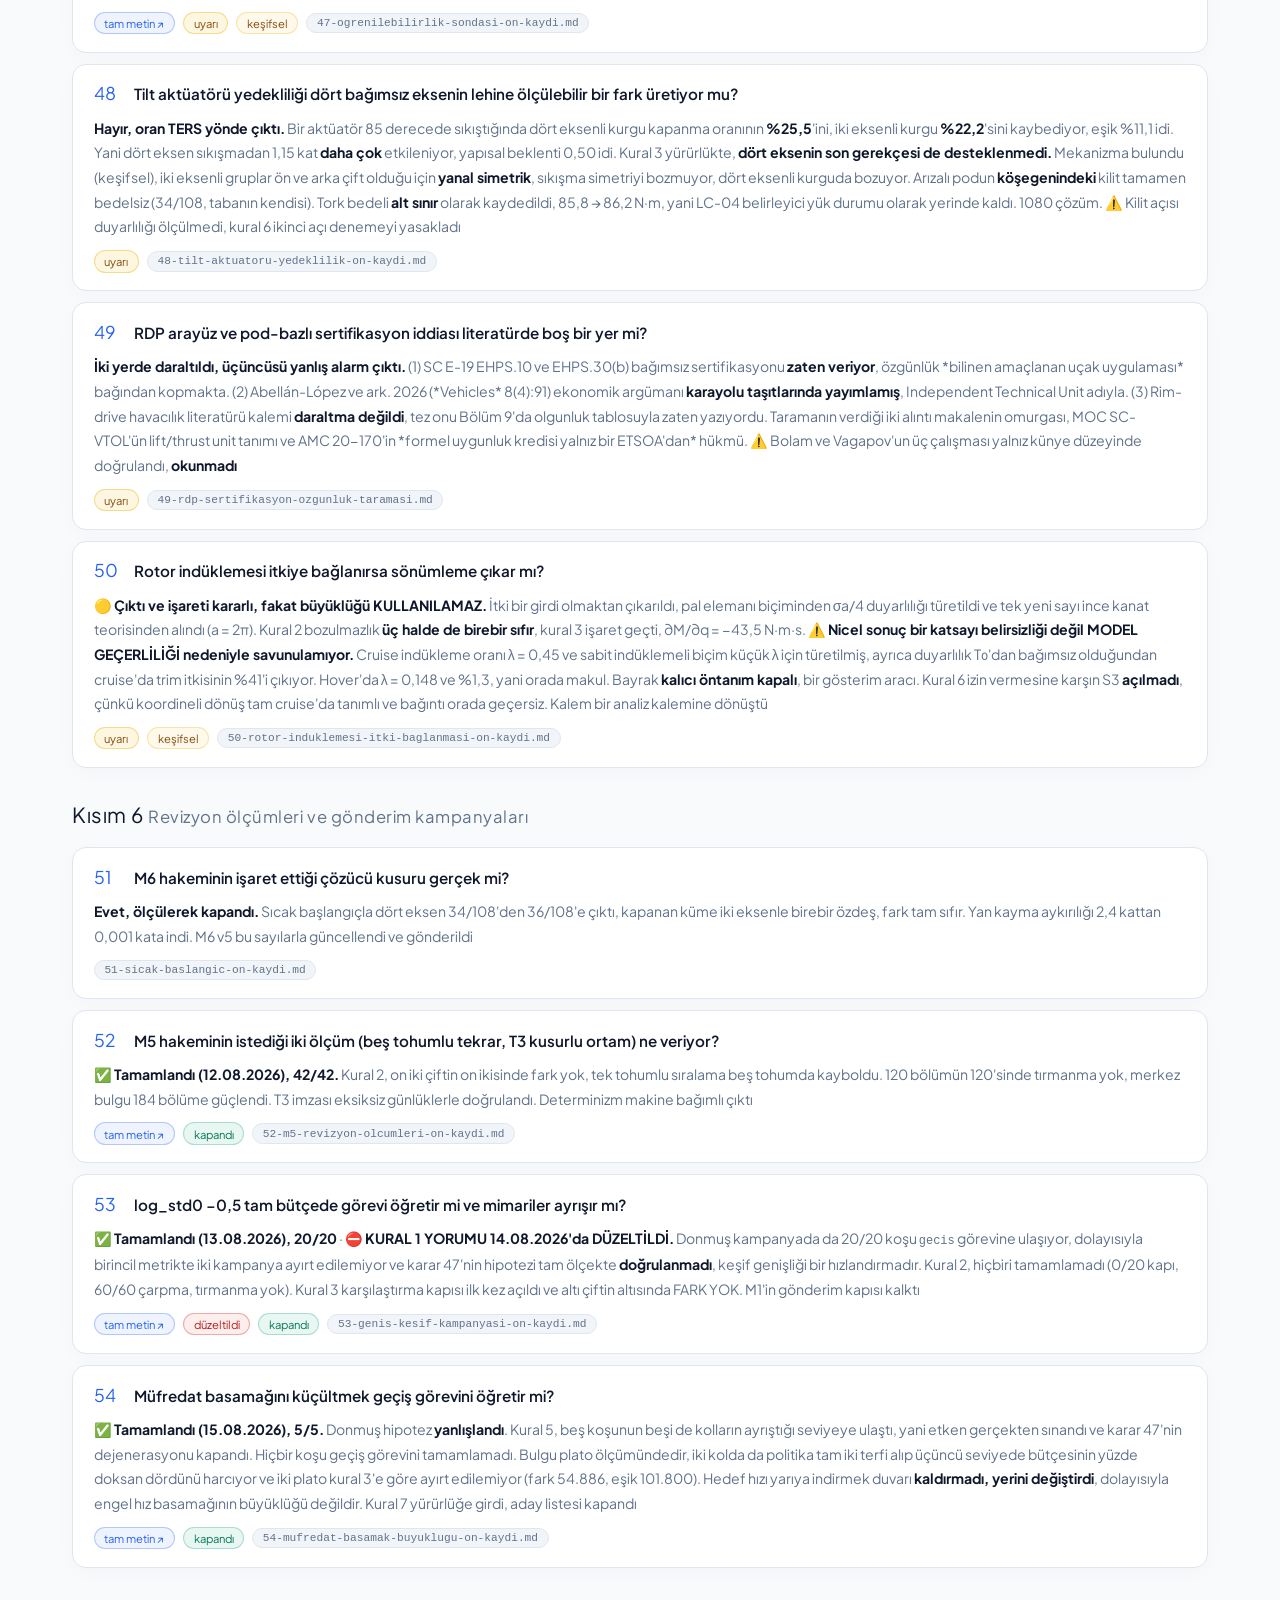
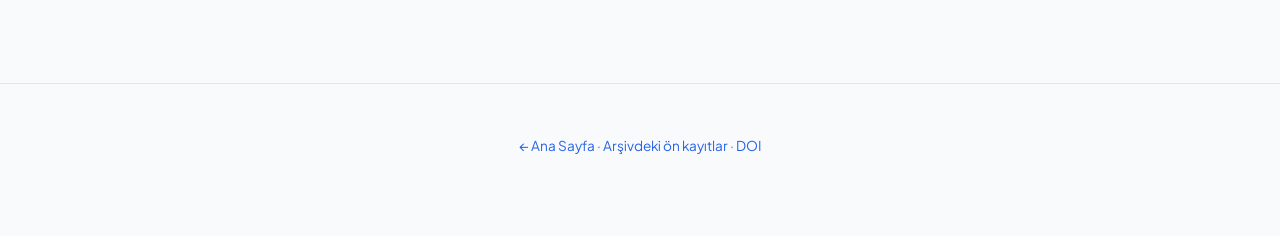
<file: kararlar/index.html>
<!DOCTYPE html>
<html lang="tr">
<head>
<meta charset="UTF-8">
<meta name="viewport" content="width=device-width, initial-scale=1.0">
<title>Kararlar ve Ön Kayıtlar — LIMULUS-eVTOL</title>
<link rel="icon" type="image/svg+xml" href="../favicon.svg?v=20261024symbol02">
<link href="https://fonts.googleapis.com/css2?family=Plus+Jakarta+Sans:wght@300;400;500;600;700;800&family=Syne:wght@400;600;700;800&display=swap" rel="stylesheet">
<link rel="stylesheet" href="../assets/limulus.css?v=20261024activenav1">
<script>document.documentElement.classList.add("js")</script>

<link rel="stylesheet" href="../assets/typography.css?v=20261025type69b1">
</head>
<body data-kok="../" class="archive-page"><a class="skip-link" href="#archive-content">İçeriğe geç / Skip to content</a>

<nav aria-label="Ana gezinme"><a class="nav-logo" href="../"><img src="../assets/limulus-symbol.svg?v=20261024symbol02" alt="" width="30" height="30"><span class="brand-word"><span class="brand-name">LIMULUS</span><small>eVTOL RESEARCH</small></span></a><ul class="nav-links" id="main-nav">
<li><a href="../#ozet" data-tr="Araştırma" data-en="Research">Araştırma</a></li>
<li><a href="../#senaryo" data-tr="Görev" data-en="Mission">Görev</a></li>
<li><a href="../#yontem" data-tr="Yöntem" data-en="Methods">Yöntem</a></li>
<li><a href="../#dogrulama" data-tr="Doğrulama" data-en="Validation">Doğrulama</a></li>

<li><a href="../#gorsellestirme" data-tr="Tasarım" data-en="Design">Tasarım</a></li>
<li><a href="../#arsiv" data-tr="Hafıza" data-en="Record">Hafıza</a></li>
<li><a href="../#kaynakca" data-tr="Kaynaklar" data-en="Sources">Kaynaklar</a></li>

<li class="nav-separator" aria-hidden="true"><span>|</span></li>
<li><a href="../ikiz/" target="_blank" rel="noopener"><span data-tr="Dijital ikiz" data-en="Digital twin">Dijital ikiz</span><span class="nav-external" aria-hidden="true">↗</span><span class="sr-only" data-tr=" (yeni sekme)" data-en=" (new tab)"> (yeni sekme)</span></a></li>
<li><a href="../arsiv/" target="_blank" rel="noopener"><span data-tr="Arşiv" data-en="Archive">Arşiv</span><span class="nav-external" aria-hidden="true">↗</span><span class="sr-only" data-tr=" (yeni sekme)" data-en=" (new tab)"> (yeni sekme)</span></a></li>
</ul><button type="button" class="lang-btn" onclick="toggleLang()" aria-label="Switch to English">EN</button></nav>

<header class="page-head"><p class="archive-context" data-tr="Önceki tasarım adımının arşivi. Güncel V74 araştırma durumu ana sayfada ayrı sunulur." data-en="Archive of the earlier design stage. The current V74 research status is presented separately on the home page." >Önceki tasarım adımının arşivi. Güncel V74 araştırma durumu ana sayfada ayrı sunulur.</p>
  <div class="section-label" data-tr="Karar Belgeleri" data-en="Decision Documents">Karar Belgeleri</div>
  <h1 data-tr="Elli dört karar, altı kısım" data-en="Fifty-four decisions, six parts">Elli dört karar, altı kısım</h1>
  <div class="badge-line">
    <span class="precomp-badge" id="sayac"></span>
    <span class="meta-tag" data-tr="kaynak 4-KARARLAR/00-INDEKS.md" data-en="source 4-KARARLAR/00-INDEKS.md">kaynak 4-KARARLAR/00-INDEKS.md</span>
  </div>
  <p class="lead" style="margin-top:1.2rem" data-tr="Bu sayfadaki karar belgeleri V74'ten önceki tasarım adımına ve arşivlenen çalışmaya aittir. Tezin güncel araştırması dört V74 ile merkezi ve federe öğrenmeyi karşılaştırır, ayrıntısı ana sayfadadır." data-en="The decision documents on this page belong to the design step before V74 and to the archived study. The current research of the thesis compares centralized and federated learning with four V74 aircraft, as described on the home page.">Bu sayfadaki karar belgeleri V74'ten önceki tasarım adımına ve arşivlenen çalışmaya aittir. Tezin güncel araştırması dört V74 ile merkezi ve federe öğrenmeyi karşılaştırır, ayrıntısı ana sayfadadır.</p>
</header>

<main id="archive-content">
  <section style="padding-top:1rem">
    <p class="lead"
       data-tr="Bu belgeler tezin parçası değildir, tezin arkasındaki muhakemeyi kayıt altına alır. Başarısız denemeler ve bulunan kusurlar da burada tutulur, tam da bir sonraki denemede aynı yola girilmesin diye. Aşağıdaki her satır, ilgili belgenin sorduğu soruyu ve vardığı sonucu verir."
       data-en="These documents are not part of the thesis, they record the reasoning behind it. Failed attempts and discovered defects are kept here too, precisely so the same road is not taken twice. Each row below gives the question a document asks and the conclusion it reaches.">
      Bu belgeler tezin parçası değildir, tezin arkasındaki muhakemeyi kayıt altına alır. Başarısız denemeler ve bulunan kusurlar da burada tutulur, tam da bir sonraki denemede aynı yola girilmesin diye. Aşağıdaki her satır, ilgili belgenin sorduğu soruyu ve vardığı sonucu verir.
    </p>

    <div class="note-box" style="margin-bottom:2rem"
         data-tr="Karar belgeleri <strong>Türkçedir ve öyle bırakılmıştır</strong>, çünkü projenin kendi dili budur ve bir kaydı çevirmek onu düzenlemektir. Ön kayıtların İngilizce özetleri arşivde <span class='mono'>preregistration-en/</span> altındadır, dördü de birer özettir, çeviri değildir."
         data-en="The decision documents are <strong>in Turkish and are left that way</strong>, because that is the project's own language and translating a record is editing it. English summaries of the preregistrations are in the archive under <span class='mono'>preregistration-en/</span>, and all four are summaries rather than translations.">
      Karar belgeleri <strong>Türkçedir ve öyle bırakılmıştır</strong>, çünkü projenin kendi dili budur ve bir kaydı çevirmek onu düzenlemektir. Ön kayıtların İngilizce özetleri arşivde <span class="mono">preregistration-en/</span> altındadır, dördü de birer özettir, çeviri değildir.
    </div>

    <div class="filters">
      <button class="filter-btn on" data-f="hepsi" data-tr="Hepsi" data-en="All">Hepsi</button>
      <button class="filter-btn" data-f="arsiv" data-tr="Arşivde tam metni var" data-en="Full text in archive">Arşivde tam metni var</button>
      <button class="filter-btn" data-f="uyari" data-tr="Uyarı taşıyan" data-en="Carries a warning">Uyarı taşıyan</button>
      <button class="filter-btn" data-f="duzeltme" data-tr="Düzeltilmiş" data-en="Corrected">Düzeltilmiş</button>
      <input class="search" id="ara" data-tr-ph="Ara, örneğin tilt ya da ödül" data-en-ph="Search, e.g. tilt or reward" placeholder="Ara, örneğin tilt ya da ödül">
    </div>

    <div id="liste"></div>
  </section>
</main>

<footer>
  <a href="../" data-tr="← Ana Sayfa" data-en="← Home">← Ana Sayfa</a> ·
  <a href="https://github.com/Orfeomete/limulus-evtol/tree/main/4-KARARLAR" target="_blank" rel="noopener" data-tr="Arşivdeki ön kayıtlar" data-en="Preregistrations in the archive">Arşivdeki ön kayıtlar</a> ·
  <a href="https://doi.org/10.5281/zenodo.21934970" target="_blank" rel="noopener">DOI</a>
</footer>

<script src="../assets/limulus.js?v=20261024activenav1"></script>
<script>
var KARARLAR = [], FILTRE = 'hepsi', ARAMA = '';
var GH = 'https://github.com/Orfeomete/limulus-evtol/blob/main/4-KARARLAR/';

function md(s) {
  return s.replace(/\*\*(.+?)\*\*/g, '<strong>$1</strong>')
          .replace(/\$([^$]+)\$/g, '<span class="mono">$1</span>')
          .replace(/`([^`]+)`/g, '<span class="mono">$1</span>');
}

function ciz() {
  var q = ARAMA.toLocaleLowerCase('tr');
  var v = KARARLAR.filter(function (k) {
    if (FILTRE === 'arsiv' && !k.arsivde) return false;
    if (FILTRE === 'uyari' && k.sonuc.indexOf('⚠️') < 0) return false;
    if (FILTRE === 'duzeltme' && k.sonuc.indexOf('⛔') < 0) return false;
    if (q && (k.soru + ' ' + k.sonuc + ' ' + k.dosya).toLocaleLowerCase('tr').indexOf(q) < 0) return false;
    return true;
  });
  var en = window.LANG === 'en';
  document.getElementById('sayac').textContent =
    en ? (v.length + ' of ' + KARARLAR.length + ' documents shown')
       : (KARARLAR.length + ' belgenin ' + v.length + ' tanesi gösteriliyor');

  var kisim = null, h = '';
  v.forEach(function (k) {
    if (k.kisim_no !== kisim) {
      kisim = k.kisim_no;
      h += '<h2 style="margin-top:2.2rem">' + kisim + ' <span style="font-weight:400;color:var(--text-muted);font-size:0.8em">' + k.kisim + '</span></h2>';
    }
    var pills = '';
    if (k.arsivde) pills += '<a class="pill arsiv" href="' + GH + k.dosya + '" target="_blank" rel="noopener">' + (en ? 'full text ↗' : 'tam metin ↗') + '</a>';
    if (k.sonuc.indexOf('⛔') >= 0) pills += '<span class="pill duzeltme">' + (en ? 'corrected' : 'düzeltildi') + '</span>';
    if (k.sonuc.indexOf('⚠️') >= 0) pills += '<span class="pill uyari">' + (en ? 'warning' : 'uyarı') + '</span>';
    if (k.sonuc.indexOf('🟡') >= 0) pills += '<span class="pill kismi">' + (en ? 'exploratory' : 'keşifsel') + '</span>';
    if (k.sonuc.indexOf('✅') >= 0) pills += '<span class="pill tamam">' + (en ? 'closed' : 'kapandı') + '</span>';
    pills += '<span class="pill mono">' + k.dosya + '</span>';
    h += '<div class="kar">'
       + '<div class="kar-top"><span class="kar-no">' + String(k.no).padStart(2, '0') + '</span>'
       + '<span class="kar-soru">' + md(k.soru) + '</span></div>'
       + '<div class="kar-sonuc">' + md(k.sonuc) + '</div>'
       + '<div class="kar-alt">' + pills + '</div></div>';
  });
  if (!v.length) h = '<div class="card" style="text-align:center;color:var(--text-muted)">' + (en ? 'No document matches.' : 'Eşleşen belge yok.') + '</div>';
  document.getElementById('liste').innerHTML = h;
}

document.querySelectorAll('.filter-btn').forEach(function (b) {
  b.addEventListener('click', function () {
    document.querySelectorAll('.filter-btn').forEach(function (x) { x.classList.remove('on'); });
    b.classList.add('on'); FILTRE = b.getAttribute('data-f'); ciz();
  });
});
document.getElementById('ara').addEventListener('input', function (e) { ARAMA = e.target.value; ciz(); });
document.addEventListener('langchange', function () { if (KARARLAR.length) ciz(); });

veri('kararlar.json').then(function (d) { KARARLAR = d; ciz(); })
  .catch(function (e) { document.getElementById('liste').innerHTML = '<div class="stop-box">' + e.message + '</div>'; });
</script>
</body>
</html>
</file>
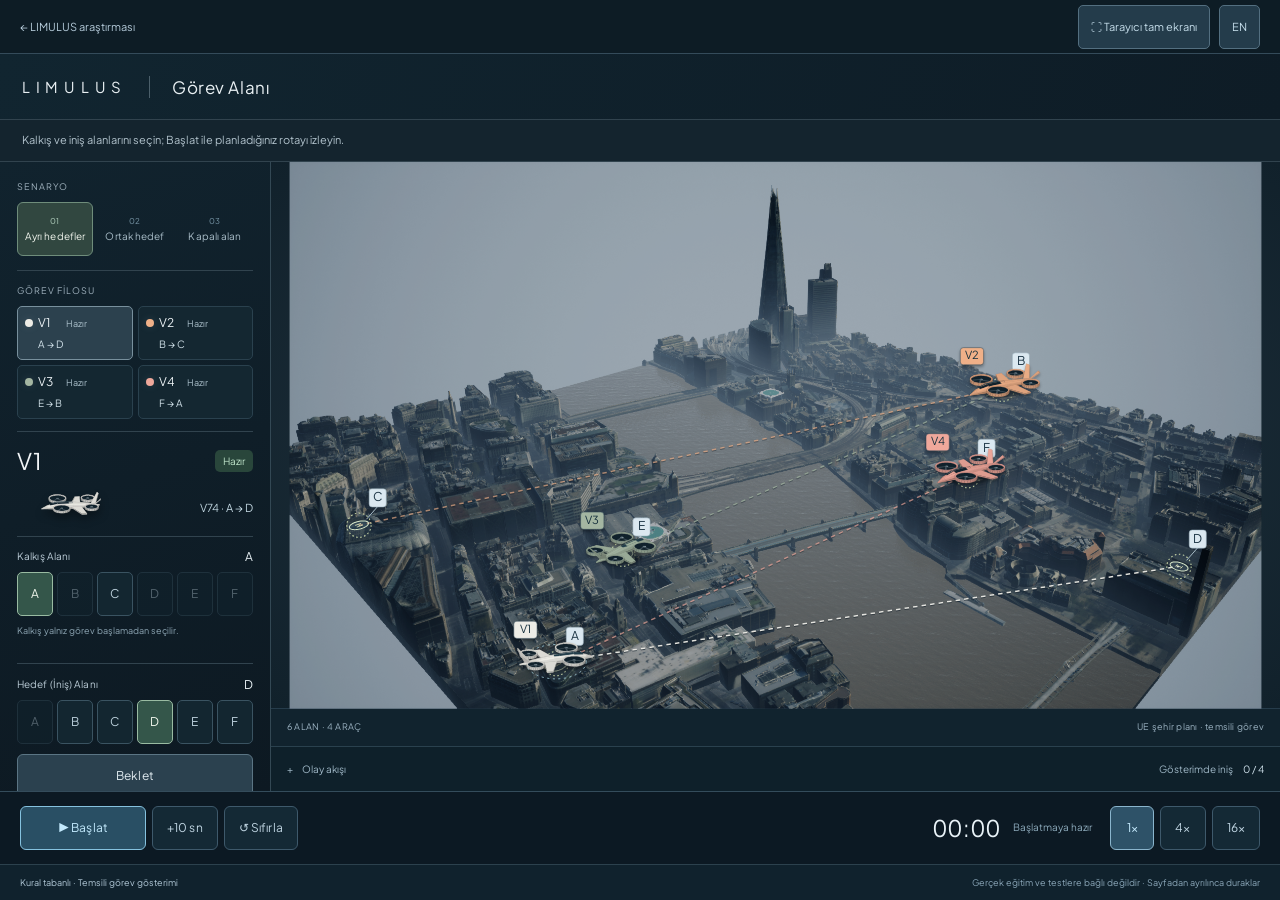
<file: mission.html>
<!doctype html>
<html lang="tr"><head><meta charset="utf-8"><meta name="viewport" content="width=device-width,initial-scale=1"><title>LIMULUS · Görev Alanı</title><meta name="robots" content="noindex"><link rel="icon" href="favicon.svg" type="image/svg+xml"><link rel="preconnect" href="https://fonts.googleapis.com"><link rel="preconnect" href="https://fonts.gstatic.com" crossorigin><link href="https://fonts.googleapis.com/css2?family=Plus+Jakarta+Sans:wght@400;500&display=swap" rel="stylesheet"><link rel="stylesheet" href="assets/mission-city.css?v=20261025uecity1"><script src="assets/limulus.js?v=20261024activenav1" defer></script><script src="assets/mission-engine.js?v=20261025uecity1" defer></script><script src="assets/mission-scene-data.js?v=20261025uecity1" defer></script><script src="assets/mission-scene.js?v=20261025uecity1" defer></script><script src="assets/mission-ui.js?v=20261025uecity1" defer></script><script src="assets/mission-window.js?v=20261025uecity1" defer></script></head><body class="mission-window"><div class="window-bar"><a href="./#senaryo" data-tr="← LIMULUS araştırması" data-en="← LIMULUS research">← LIMULUS araştırması</a><div class="window-actions"><button type="button" id="demo-browser-screen" aria-pressed="false">⛶ Tarayıcı tam ekranı</button><button type="button" class="lang-btn" onclick="toggleLang()" aria-label="Switch to English">EN</button></div></div><p id="window-screen-hint" hidden></p><main><div class="mission-console" id="mission-demo">
<div class="console-head"><div class="atlas-title"><span class="atlas-wordmark">LIMULUS</span><span data-tr="Görev Alanı" data-en="Mission Workspace">Görev Alanı</span></div><a id="demo-expand" class="demo-expand" href="mission.html" target="_blank" rel="noopener" aria-label="Tam ekran · ayrı sekmede aç"><span aria-hidden="true">⛶</span><span data-tr="TAM EKRAN" data-en="FULL SCREEN">TAM EKRAN</span><span aria-hidden="true">↗</span></a></div>
<p id="demo-scenario-copy" class="demo-scenario-copy"></p>
<div class="mission-layout"><div class="demo-map-column"><div class="airspace"><svg id="mission-world" viewBox="0 0 1920 1080" role="group" aria-labelledby="airspace-title airspace-desc"><title id="airspace-title">UE şehir planında dört V74 ve altı çatı</title><desc id="airspace-desc">Kayıtlı UE şehir görüntüsü ve aynı altı çatı koordinatı üzerinde temsili görev gösterimi.</desc><defs>
<pattern id="map-grid" width="40" height="40" patternUnits="userSpaceOnUse"><path d="M40 0H0V40" fill="none" stroke="#c6d0d2" stroke-width=".65" opacity=".5"/></pattern>
<pattern id="atlas-ruler" width="20" height="12" patternUnits="userSpaceOnUse"><path d="M0 0V9M10 0V4" stroke="#9caeb6" stroke-width=".6"/></pattern>
<filter id="atlas-aircraft-shadow" x="-45%" y="-25%" width="190%" height="160%"><feDropShadow dx="0" dy="1.7" stdDeviation="1.3" flood-color="#17394e" flood-opacity=".2"/></filter>
<path id="atlas-blade" d="M-1-1C-3-4-2-8.8.3-9.1L1.8-2Z" fill="#344952"/>
<g id="atlas-fan"><circle r="10.5" fill="currentColor" stroke="#5e747f" stroke-width=".7"/><circle r="9.25" fill="#182e3a" stroke="#e3e9e8" stroke-width=".45"/><use href="#atlas-blade" transform="rotate(0)"/><use href="#atlas-blade" transform="rotate(72)"/><use href="#atlas-blade" transform="rotate(144)"/><use href="#atlas-blade" transform="rotate(216)"/><use href="#atlas-blade" transform="rotate(288)"/><circle r="1.5" fill="#89999b" stroke="#142c39" stroke-width=".5"/></g>
<g id="v74-symbol" filter="url(#atlas-aircraft-shadow)">
<g fill="currentColor" stroke="#647b86" stroke-width=".55" stroke-linejoin="round">
<path d="M-4 0L-26 9V15L-4 12M4 0L26 9V15L4 12"/>
<path d="M-3 25L-10 32V35L0 32L10 35V32L3 25"/>
<path d="M-5-14H-16M5-14H16M-4 23H-14M4 23H14" stroke-width="2.3"/>
<path d="M0-36C-3-35-5-26-5-13L-4 24Q-3 33 0 37Q3 33 4 24L5-13C5-26 3-35 0-36Z"/>
</g>
<path d="M0-27C-2.8-24-3.7-17-3.5-10L-2.4 1Q0 5 2.4 1L3.5-10C3.7-17 2.8-24 0-27Z" fill="#183343" stroke="#627d88" stroke-width=".55"/>
<path d="M0-25V0M-2.7-9H2.7" stroke="#627e88" stroke-width=".45" fill="none"/>
<path d="M-3 16H3M-2.7 25H2.7M0 29V34" stroke="#93a3a8" stroke-width=".45" fill="none"/>
<use href="#atlas-fan" transform="translate(-15 -14)"/><use href="#atlas-fan" transform="translate(15 -14)"/>
<use href="#atlas-fan" transform="translate(-13.4 23) scale(.79)"/><use href="#atlas-fan" transform="translate(13.4 23) scale(.79)"/>
</g></defs><image href="assets/ue-city-overview.png" x="0" y="0" width="1920" height="1080"/><rect width="1920" height="1080" fill="#07131c" opacity=".16"/><g id="demo-trails"></g><g id="demo-routes"></g><g id="demo-pads"></g><g id="demo-aircraft"></g></svg></div><div class="map-caption"><span data-tr="6 ALAN · 4 ARAÇ" data-en="6 SITES · 4 AIRCRAFT">6 ALAN · 4 ARAÇ</span><span data-tr="UE şehir planı · temsili görev" data-en="UE city layout · illustrative mission">UE şehir planı · temsili görev</span></div>
<details class="demo-log"><summary class="demo-log-heading"><span data-tr="Olay akışı" data-en="Event flow">Olay akışı</span><span><span data-tr="Gösterimde iniş" data-en="Demo landings">Gösterimde iniş</span> <b id="demo-count">0 / 4</b></span></summary><ol id="demo-events" aria-label="Olaylar / Events"></ol></details></div>
<aside class="mission-detail"><div class="mission-scenario-panel"><p class="demo-label" data-tr="SENARYO" data-en="SCENARIO">SENARYO</p><div class="demo-presets" role="group" aria-label="Senaryo / Scenario">
<button type="button" data-preset="normal" aria-pressed="true"><span aria-hidden="true">01</span><b data-tr="Ayrı hedefler" data-en="Separate targets">Ayrı hedefler</b></button>
<button type="button" data-preset="shared" aria-pressed="false"><span aria-hidden="true">02</span><b data-tr="Ortak hedef" data-en="Shared target">Ortak hedef</b></button>
<button type="button" data-preset="closed" aria-pressed="false"><span aria-hidden="true">03</span><b data-tr="Kapalı alan" data-en="Closed site">Kapalı alan</b></button></div></div><div class="atlas-fleet-panel"><p class="demo-label" data-tr="GÖREV FİLOSU" data-en="MISSION FLEET">GÖREV FİLOSU</p><div class="demo-fleet" role="group" aria-label="Araç seçimi / Select aircraft"><button type="button" class="demo-fleet-item" data-vehicle="V1" aria-pressed="true" style="--vehicle:var(--v1)"><span class="atlas-dot" aria-hidden="true"></span><b>V1</b><span id="demo-status-V1"></span><span id="demo-site-V1" class="demo-site"></span></button><button type="button" class="demo-fleet-item" data-vehicle="V2" aria-pressed="false" style="--vehicle:var(--v2)"><span class="atlas-dot" aria-hidden="true"></span><b>V2</b><span id="demo-status-V2"></span><span id="demo-site-V2" class="demo-site"></span></button><button type="button" class="demo-fleet-item" data-vehicle="V3" aria-pressed="false" style="--vehicle:var(--v3)"><span class="atlas-dot" aria-hidden="true"></span><b>V3</b><span id="demo-status-V3"></span><span id="demo-site-V3" class="demo-site"></span></button><button type="button" class="demo-fleet-item" data-vehicle="V4" aria-pressed="false" style="--vehicle:var(--v4)"><span class="atlas-dot" aria-hidden="true"></span><b>V4</b><span id="demo-status-V4"></span><span id="demo-site-V4" class="demo-site"></span></button></div></div>
<div class="selected-vehicle"><strong id="vehicle-name">V1</strong><span id="demo-vehicle-status"></span></div>
<div class="atlas-aircraft-preview" aria-hidden="true"><svg viewBox="-90 -85 180 170"><g id="demo-vehicle-preview"></g></svg><span>V74 · <span id="demo-flight-plan">A → D</span></span></div>
<div class="atlas-command-panel"><div class="atlas-origin-panel"><div class="atlas-target-heading"><span class="demo-label" id="atlas-origin-label" data-tr="Kalkış Alanı" data-en="Departure Site">Kalkış Alanı</span><b id="demo-origin-value">A</b></div><div class="demo-target-buttons demo-origin-buttons" role="group" aria-labelledby="atlas-origin-label"><button type="button" data-origin-site="A" aria-pressed="true">A</button><button type="button" data-origin-site="B" aria-pressed="false">B</button><button type="button" data-origin-site="C" aria-pressed="false">C</button><button type="button" data-origin-site="D" aria-pressed="false">D</button><button type="button" data-origin-site="E" aria-pressed="false">E</button><button type="button" data-origin-site="F" aria-pressed="false">F</button></div><p id="demo-origin-help" class="atlas-origin-help"></p></div><div class="atlas-target-heading"><label class="demo-label" id="atlas-target-label" data-tr="Hedef (İniş) Alanı" data-en="Destination (Landing) Site">Hedef (İniş) Alanı</label><b id="demo-target-value">A</b></div><select id="demo-target" hidden aria-label="Hedef alanı / Target site"><option value="A">A</option><option value="B">B</option><option value="C">C</option><option value="D">D</option><option value="E">E</option><option value="F">F</option></select><div class="demo-target-buttons" role="group" aria-labelledby="atlas-target-label"><button type="button" data-target-site="A" aria-pressed="true" aria-label="Hedef A">A</button><button type="button" data-target-site="B" aria-pressed="false" aria-label="Hedef B">B</button><button type="button" data-target-site="C" aria-pressed="false" aria-label="Hedef C">C</button><button type="button" data-target-site="D" aria-pressed="false" aria-label="Hedef D">D</button><button type="button" data-target-site="E" aria-pressed="false" aria-label="Hedef E">E</button><button type="button" data-target-site="F" aria-pressed="false" aria-label="Hedef F">F</button></div><button type="button" id="demo-hold" aria-pressed="false">Beklet</button></div>
<details class="atlas-sites"><summary data-tr="Alan erişimini düzenle" data-en="Manage site access">Alan erişimini düzenle</summary><p class="demo-control-help" data-tr="Bir alanı seçerek açın veya kapatın." data-en="Select a site to open or close it.">Bir alanı seçerek açın veya kapatın.</p><div class="demo-pad-grid"><button type="button" data-pad-toggle="A" aria-pressed="false"><b>A</b><span>Açık</span></button><button type="button" data-pad-toggle="B" aria-pressed="false"><b>B</b><span>Açık</span></button><button type="button" data-pad-toggle="C" aria-pressed="false"><b>C</b><span>Açık</span></button><button type="button" data-pad-toggle="D" aria-pressed="false"><b>D</b><span>Açık</span></button><button type="button" data-pad-toggle="E" aria-pressed="false"><b>E</b><span>Açık</span></button><button type="button" data-pad-toggle="F" aria-pressed="false"><b>F</b><span>Açık</span></button></div></details>
<details class="demo-scope"><summary data-tr="Bu gösterim hakkında" data-en="About this demo">Bu gösterim hakkında</summary><p id="demo-hint" class="demo-control-help"></p><p data-tr="UE ile aynı şehir planı üzerinde, sabit hız ve alan ayırma kurallarıyla hazırlanmış temsili 2B görev gösterimidir. Araç simgeleri okunabilirlik için büyütülmüştür. Çarpışma önleme, aerodinamik, batarya ve ısıl model içermez. PPO politikası, gerçek uçuş telemetrisi veya dört uçağın emniyetli iniş kanıtı değildir; 6. aşamanın kabulünü değiştirmez." data-en="An illustrative 2D mission model on the same city layout as UE, using fixed-speed motion and site reservations. Aircraft symbols are enlarged for readability. It contains no collision avoidance, aerodynamics, battery or thermal model. It is not a PPO policy, flight telemetry or evidence of safe four-aircraft landings; it does not change Step 6 acceptance.">UE ile aynı şehir planı üzerinde, sabit hız ve alan ayırma kurallarıyla hazırlanmış temsili 2B görev gösterimidir. Araç simgeleri okunabilirlik için büyütülmüştür. Çarpışma önleme, aerodinamik, batarya ve ısıl model içermez. PPO politikası, gerçek uçuş telemetrisi veya dört uçağın emniyetli iniş kanıtı değildir; 6. aşamanın kabulünü değiştirmez.</p></details>
</aside></div>
<div class="demo-toolbar"><div class="demo-transport"><button type="button" id="demo-play" aria-pressed="false">▶ Başlat</button><button type="button" id="demo-step" data-tr="+10 sn" data-en="+10 s">+10 sn</button><button type="button" id="demo-reset" data-tr="↺ Sıfırla" data-en="↺ Reset">↺ Sıfırla</button></div><div class="demo-time"><b id="demo-clock">00:00</b><span id="demo-run-state"></span></div><div class="demo-speed" role="group" aria-label="Hız / Speed"><button type="button" data-speed="1" aria-pressed="true">1×</button><button type="button" data-speed="4" aria-pressed="false">4×</button><button type="button" data-speed="16" aria-pressed="false">16×</button></div></div>
<div class="demo-bottom-note"><span class="console-tag" data-tr="Kural tabanlı · Temsili görev gösterimi" data-en="Rule-based · Illustrative mission demo">Kural tabanlı · Temsili görev gösterimi</span><span data-tr="Gerçek eğitim ve testlere bağlı değildir · Sayfadan ayrılınca duraklar" data-en="Separate from actual training and tests · Pauses when out of view">Gerçek eğitim ve testlere bağlı değildir · Sayfadan ayrılınca duraklar</span></div>
</div></main><noscript><p>Etkileşimli görev için JavaScript gerekir. / JavaScript is required for the interactive mission.</p></noscript></body></html>
</file>
<file: assets/limulus.css>
/* LIMULUS-eVTOL — cdsa.app temasinin birebir devami */
:root {
  --bg: #f8fafc; --surface: #ffffff; --surface2: #f1f5f9;
  --accent: #2563eb; --accent2: #0891b2;
  --text: #0f172a; --text-muted: #64748b; --border: rgba(0,0,0,0.08);
}
* { margin: 0; padding: 0; box-sizing: border-box; }
html { scroll-behavior: smooth; }
section, .band-section { scroll-margin-top: 100px; }
body { font-family: 'Plus Jakarta Sans', sans-serif; background: var(--bg); color: var(--text); overflow-x: hidden; }

nav { position: fixed; top: 16px; left: 50%; transform: translateX(-50%); z-index: 100; padding: 0.6rem 1.5rem; display: flex; justify-content: space-between; align-items: center; gap: 1rem; background: rgba(255,255,255,0.95); backdrop-filter: blur(12px); border: 1px solid var(--border); border-radius: 16px; box-shadow: 0 4px 24px rgba(0,0,0,0.08); width: calc(100% - 160px); max-width: 940px; }
.nav-logo { display: flex; align-items: center; text-decoration: none; }
.nav-links { display: flex; gap: 1.6rem; list-style: none; }
.nav-links a { color: var(--text-muted); text-decoration: none; font-size: 0.95rem; transition: color 0.2s; white-space: nowrap; }
.nav-links a:hover, .nav-links a.on { color: var(--text); }
.lang-btn { background: var(--surface2); border: 1px solid var(--border); color: var(--text); padding: 0.4rem 1rem; border-radius: 16px; cursor: pointer; font-size: 0.85rem; transition: all 0.2s; font-family: inherit; }
.lang-btn:hover { background: var(--accent); border-color: var(--accent); color: #fff; }

.hero { min-height: 100vh; display: flex; align-items: center; justify-content: center; text-align: center; padding: 8rem 2rem 4rem; position: relative; overflow: hidden; }
.hero-bg { position: absolute; inset: 0; background: radial-gradient(ellipse 80% 60% at 50% 40%, rgba(37,99,235,0.07) 0%, transparent 70%), radial-gradient(ellipse 50% 40% at 80% 80%, rgba(8,145,178,0.05) 0%, transparent 60%); }
.hero-content { position: relative; max-width: 900px; }
.hero-badge { display: inline-flex; align-items: center; gap: 0.5rem; background: rgba(59,130,246,0.1); border: 1px solid rgba(59,130,246,0.3); padding: 0.4rem 1rem; border-radius: 16px; font-size: 0.8rem; letter-spacing: 0.1em; color: var(--accent); margin-bottom: 2rem; }
.hero-badge::before { content: ''; width: 6px; height: 6px; background: var(--accent); border-radius: 50%; animation: pulse 2s infinite; }
@keyframes pulse { 0%, 100% { opacity: 1; transform: scale(1); } 50% { opacity: 0.5; transform: scale(1.5); } }
.hero h1 { font-size: clamp(1.4rem, 3vw, 2.4rem); font-weight: 800; line-height: 1.15; margin-bottom: 1.5rem; }
.hero h1 span { background: linear-gradient(135deg, var(--accent), var(--accent2)); -webkit-background-clip: text; background-clip: text; -webkit-text-fill-color: transparent; }
.hero-sub { font-size: 1.1rem; color: var(--text-muted); max-width: 680px; margin: 0 auto 2.5rem; line-height: 1.7; }
.hero-meta { display: flex; gap: 1rem; justify-content: center; flex-wrap: wrap; }
.meta-tag { background: var(--surface2); border: 1px solid var(--border); padding: 0.4rem 1rem; border-radius: 16px; font-size: 0.8rem; color: var(--text-muted); }

section { padding: 6rem 2rem; max-width: 1100px; margin: 0 auto; }
.section-label { font-size: 0.85rem; letter-spacing: 0.2em; color: var(--accent); text-transform: uppercase; margin-bottom: 1rem; }
h2 { font-family: 'Syne', sans-serif; font-size: clamp(1.6rem, 3vw, 2.4rem); font-weight: 700; line-height: 1.2; margin-bottom: 1.5rem; }
h3 { font-family: 'Syne', sans-serif; }
.lead { color: var(--text-muted); line-height: 1.9; font-size: 1rem; max-width: 760px; }
.divider { width: 100%; height: 1px; background: var(--border); }

.card { background: var(--surface); border: 1px solid var(--border); border-radius: 16px; padding: 1.8rem; }
.abstract-box { background: var(--surface); border: 1px solid var(--border); border-radius: 16px; padding: 2.5rem; margin-top: 2rem; }
.abstract-box p { color: var(--text-muted); line-height: 1.9; }
.keywords { margin-top: 1.5rem; display: flex; flex-wrap: wrap; gap: 0.5rem; }
.keyword { background: rgba(59,130,246,0.1); border: 1px solid rgba(59,130,246,0.2); color: var(--accent); padding: 0.3rem 0.8rem; border-radius: 16px; font-size: 0.8rem; }

.chips { display: flex; gap: 1rem; flex-wrap: wrap; }
.chip { background: var(--surface); border: 1px solid var(--border); border-radius: 16px; padding: 1rem 1.4rem; min-width: 150px; flex: 1 1 150px; }
.chip .v { font-family: 'Syne', sans-serif; font-size: 1.6rem; font-weight: 800; color: var(--accent); }
.chip .k { font-size: 0.75rem; color: var(--text-muted); margin-top: 0.3rem; line-height: 1.4; }

.sections-grid { display: grid; grid-template-columns: repeat(auto-fit, minmax(280px, 1fr)); gap: 1.5rem; margin-top: 3rem; }
.section-card { background: var(--surface); border: 1px solid var(--border); border-radius: 16px; padding: 2rem; transition: border-color 0.3s, transform 0.3s; text-decoration: none; color: inherit; display: block; }
.section-card:hover { border-color: rgba(59,130,246,0.4); transform: translateY(-4px); }
.section-num { font-family: 'Syne', sans-serif; font-size: 3rem; font-weight: 800; color: rgba(59,130,246,0.15); line-height: 1; margin-bottom: 1rem; }
.section-card h3 { font-size: 1rem; font-weight: 700; margin-bottom: 0.8rem; color: var(--text); }
.section-card p { font-size: 0.9rem; color: var(--text-muted); line-height: 1.7; }

.band-section { padding: 6rem 2rem; background: #f1f5f9; border-top: 1px solid var(--border); border-bottom: 1px solid var(--border); }
.band-inner { max-width: 1100px; margin: 0 auto; }

table.cfg { width: 100%; border-collapse: collapse; font-size: 0.9rem; }
table.cfg th, table.cfg td { padding: 0.7rem 0.9rem; text-align: right; border-bottom: 1px solid var(--border); vertical-align: top; }
table.cfg th:first-child, table.cfg td:first-child { text-align: left; }
table.cfg th { font-size: 0.75rem; letter-spacing: 0.08em; text-transform: uppercase; color: var(--text-muted); white-space: nowrap; }
table.cfg tr.hl td { background: rgba(37,99,235,0.05); font-weight: 600; }
table.cfg tbody tr:hover td { background: rgba(37,99,235,0.03); }
.mono { font-family: ui-monospace, SFMono-Regular, Menlo, monospace; font-size: 0.85em; }

.note-box { margin-top: 1.2rem; background: rgba(234,179,8,0.07); border: 1px solid rgba(234,179,8,0.35); border-radius: 12px; padding: 1rem 1.3rem; font-size: 0.88rem; color: #713f12; line-height: 1.7; }
.stop-box { margin-top: 1.2rem; background: rgba(220,38,38,0.06); border: 1px solid rgba(220,38,38,0.3); border-radius: 12px; padding: 1rem 1.3rem; font-size: 0.88rem; color: #7f1d1d; line-height: 1.7; }
.ok-box { margin-top: 1.2rem; background: rgba(16,163,127,0.07); border: 1px solid rgba(16,163,127,0.3); border-radius: 12px; padding: 1rem 1.3rem; font-size: 0.88rem; color: #065f46; line-height: 1.7; }

.page-head { padding: 7rem 2rem 1.5rem; max-width: 1100px; margin: 0 auto; }
.page-head h1 { font-family: 'Syne', sans-serif; font-size: clamp(1.5rem, 3vw, 2.4rem); font-weight: 700; line-height: 1.2; margin-bottom: 1.2rem; }
.badge-line { display: flex; gap: 0.8rem; flex-wrap: wrap; align-items: center; }
.precomp-badge { display: inline-flex; align-items: center; gap: 0.5rem; background: rgba(8,145,178,0.08); border: 1px solid rgba(8,145,178,0.3); padding: 0.4rem 1rem; border-radius: 16px; font-size: 0.8rem; color: var(--accent2); }
/* kaynakca depo kartlari, cdsa.app ile ayni */
.gh-icon { color: #6b7280; flex-shrink: 0; }
.repo-card { display: flex; align-items: center; gap: 10px; padding: 10px 14px; background: #f8fafc; border: 1px solid var(--border); border-radius: 10px; text-decoration: none; transition: border-color 0.2s; }
.repo-card:hover { border-color: rgba(37,99,235,0.4); }
.repo-name { font-size: 12px; font-weight: 600; color: var(--text); }
.repo-path { font-size: 10px; color: var(--text-muted); font-family: ui-monospace, SFMono-Regular, Menlo, monospace; }

.kaynak-liste { font-size: 0.82rem; color: #4b5563; line-height: 2.1; }
.kaynak-liste p { margin-bottom: 0.15rem; }
.kaynak-liste em { color: var(--text-muted); }
.kaynak-baslik { font-size: 0.7rem; letter-spacing: 0.12em; text-transform: uppercase; color: var(--accent); font-weight: 600; margin-bottom: 1rem; }
section[id] { scroll-margin-top: 100px; }

/* sayfa ici bolum dizini */
.sayfa-ic { background: var(--surface); border: 1px solid var(--border); color: var(--text-muted); padding: 0.4rem 1rem; border-radius: 16px; font-size: 0.8rem; text-decoration: none; transition: all 0.2s; white-space: nowrap; }
.sayfa-ic:hover { border-color: rgba(37,99,235,0.45); color: var(--accent); }
.sayfa-ic.vurgu { background: rgba(37,99,235,0.08); border-color: rgba(37,99,235,0.3); color: var(--accent); }
.sayfa-ic.vurgu:hover { background: rgba(37,99,235,0.16); }
main h2[id] { scroll-margin-top: 110px; }

main { max-width: 1100px; margin: 0 auto; padding: 0 2rem 4rem; }
main > section { padding: 2.5rem 0; max-width: none; }
main h2 { font-size: 1.3rem; margin-bottom: 1.2rem; }

/* karar listesi */
.filters { display: flex; gap: 0.6rem; flex-wrap: wrap; margin-bottom: 1.5rem; align-items: center; }
.filter-btn { background: var(--surface); border: 1px solid var(--border); color: var(--text-muted); padding: 0.45rem 1rem; border-radius: 16px; cursor: pointer; font-size: 0.82rem; font-family: inherit; transition: all 0.2s; }
.filter-btn:hover { border-color: rgba(37,99,235,0.4); color: var(--text); }
.filter-btn.on { background: var(--accent); border-color: var(--accent); color: #fff; }
.search { flex: 1 1 200px; min-width: 180px; background: var(--surface); border: 1px solid var(--border); border-radius: 16px; padding: 0.45rem 1rem; font-family: inherit; font-size: 0.85rem; color: var(--text); }
.search:focus { outline: none; border-color: rgba(37,99,235,0.5); }

.kar { background: var(--surface); border: 1px solid var(--border); border-radius: 14px; padding: 1.1rem 1.3rem; margin-bottom: 0.7rem; transition: border-color 0.2s; }
.kar:hover { border-color: rgba(37,99,235,0.35); }
.kar-top { display: flex; gap: 0.9rem; align-items: baseline; flex-wrap: wrap; }
.kar-no { font-family: 'Syne', sans-serif; font-weight: 800; font-size: 1.1rem; color: var(--accent); min-width: 2ch; }
.kar-soru { font-weight: 600; font-size: 0.95rem; flex: 1 1 300px; line-height: 1.5; }
.kar-sonuc { margin-top: 0.6rem; font-size: 0.88rem; color: var(--text-muted); line-height: 1.75; }
.kar-sonuc strong { color: var(--text); }
.kar-alt { margin-top: 0.7rem; display: flex; gap: 0.5rem; flex-wrap: wrap; align-items: center; }
.pill { font-size: 0.7rem; padding: 0.2rem 0.6rem; border-radius: 16px; border: 1px solid var(--border); background: var(--surface2); color: var(--text-muted); }
.pill.arsiv { background: rgba(37,99,235,0.08); border-color: rgba(37,99,235,0.3); color: var(--accent); text-decoration: none; }
.pill.arsiv:hover { background: rgba(37,99,235,0.16); }
.pill.duzeltme { background: rgba(220,38,38,0.08); border-color: rgba(220,38,38,0.35); color: #b91c1c; }
.pill.uyari { background: rgba(234,179,8,0.12); border-color: rgba(234,179,8,0.4); color: #854d0e; }
.pill.kismi { background: rgba(234,179,8,0.08); border-color: rgba(234,179,8,0.3); color: #854d0e; }
.pill.tamam { background: rgba(16,163,127,0.09); border-color: rgba(16,163,127,0.3); color: #047857; }

/* kampanya */
.kamp-grid { display: grid; grid-template-columns: repeat(auto-fit, minmax(320px, 1fr)); gap: 1.2rem; }
.kamp { background: var(--surface); border: 1px solid var(--border); border-radius: 16px; padding: 1.4rem; transition: border-color 0.2s, transform 0.2s; }
.kamp:hover { border-color: rgba(37,99,235,0.4); transform: translateY(-3px); }
.kamp h3 { font-size: 0.95rem; font-weight: 700; margin-bottom: 0.2rem; }
.kamp .dir { font-family: ui-monospace, monospace; font-size: 0.72rem; color: var(--text-muted); margin-bottom: 0.9rem; word-break: break-all; }
.kamp .kv { display: flex; justify-content: space-between; gap: 1rem; padding: 0.35rem 0; border-bottom: 1px dashed var(--border); font-size: 0.82rem; }
.kamp .kv .k { flex: 0 0 auto; }
.kamp .kv .v { text-align: right; word-break: break-word; }
.kamp .kv .k { color: var(--text-muted); }
.kamp .kv .v { font-family: ui-monospace, monospace; }

/* muhendislik cizimleri */
.cizim { background: var(--surface); border: 1px solid var(--border); border-radius: 16px; overflow: hidden; margin: 0; }
.cizim img { display: block; width: 100%; height: auto; background: #fff; }
.cizim figcaption { padding: 0.9rem 1.3rem; border-top: 1px solid var(--border); font-size: 0.85rem; color: var(--text-muted); line-height: 1.6; display: flex; justify-content: space-between; gap: 1rem; align-items: baseline; flex-wrap: wrap; }
.cizim figcaption .bak { color: var(--accent); text-decoration: none; white-space: nowrap; font-size: 0.8rem; }
.cizim figcaption .bak:hover { text-decoration: underline; }
/* ust gorunus dikey formatta, tam genislikte devasa olurdu */
.cizim-dikey { max-width: 620px; margin-left: auto; margin-right: auto; }
.cizim-sec { display: flex; gap: 0.5rem; margin-bottom: 1rem; flex-wrap: wrap; }
.cizim-sec button { background: var(--surface); border: 1px solid var(--border); color: var(--text-muted); padding: 0.45rem 1.1rem; border-radius: 16px; cursor: pointer; font-size: 0.85rem; font-family: inherit; transition: all 0.2s; }
.cizim-sec button:hover { border-color: rgba(37,99,235,0.4); color: var(--text); }
.cizim-sec button.on { background: var(--accent); border-color: var(--accent); color: #fff; }
.hero-cizim { max-width: 1100px; margin: 0 auto; padding: 0 2rem 5rem; }
@media (max-width: 768px) { .hero-cizim { padding: 0 1.2rem 3rem; } }

footer { padding: 3rem 2rem; border-top: 1px solid var(--border); text-align: center; color: var(--text-muted); font-size: 0.85rem; line-height: 2; }
footer a { color: var(--accent); text-decoration: none; }
/* Icerik ontanimli olarak GORUNURDUR. Solup gelme yalniz JS varsa devreye girer,
   boylece betik yuklenmezse ya da gozlemci hic tetiklenmezse hicbir bolum kaybolmaz. */
.js .fade-in { opacity: 0; transform: translateY(30px); transition: opacity 0.6s ease, transform 0.6s ease; }
.js .fade-in.visible { opacity: 1; transform: translateY(0); }
@media (prefers-reduced-motion: reduce) {
  .js .fade-in { opacity: 1; transform: none; transition: none; }
}

.nav-toggle { display: none; background: var(--surface2); border: 1px solid var(--border); color: var(--text); border-radius: 12px; padding: 0.35rem 0.75rem; font-size: 1.05rem; line-height: 1; cursor: pointer; font-family: inherit; }
@media (max-width: 900px) {
  nav { width: calc(100% - 32px); flex-wrap: wrap; }
  .nav-toggle { display: inline-block; margin-left: auto; }
  .nav-links { display: none; }
  .nav-links.acik { display: flex; flex-direction: column; gap: 0.9rem; order: 3; width: 100%; padding: 0.9rem 0.2rem 0.4rem; border-top: 1px solid var(--border); margin-top: 0.4rem; }
}
.varyant-grid { grid-template-columns: repeat(4, minmax(0, 1fr)); }
.varyant-grid .section-num { color: var(--accent); margin-bottom: 0.3rem; }
.varyant-grid .eksen-etiket { font-size: 0.72rem; letter-spacing: 0.08em; text-transform: uppercase; color: var(--text-muted); margin-bottom: 0.9rem; }
@media (max-width: 1100px) { .varyant-grid { grid-template-columns: repeat(2, minmax(0, 1fr)); } }
.v74-not { font-size: 0.85rem; color: var(--text-muted); line-height: 1.7; margin-top: 0.8rem; }
@media (max-width: 768px) { .sections-grid { grid-template-columns: 1fr !important; } section { padding: 4rem 1.2rem; } main { padding: 0 1.2rem 3rem; } .page-head { padding: 6rem 1.2rem 1rem; } }

.video-baslik { font-size: 0.85rem; letter-spacing: 0.2em; color: var(--accent); text-transform: uppercase; margin: 2.5rem 0 1rem; }
.video-grid { display: grid; grid-template-columns: repeat(2, minmax(0, 1fr)); gap: 1.5rem; }
.video { margin: 0; background: var(--surface); border: 1px solid var(--border); border-radius: 16px; overflow: hidden; }
.video-cerceve { position: relative; aspect-ratio: 16 / 9; background: #0f172a; }
.video-cerceve iframe { position: absolute; inset: 0; width: 100%; height: 100%; border: 0; display: block; }
.video figcaption { padding: 0.9rem 1.1rem 1rem; font-size: 0.85rem; color: var(--text-muted); line-height: 1.6; }
@media (max-width: 768px) { .video-grid { grid-template-columns: 1fr; } }
/* 23 Oct 2026: shared CDSA presentation and accessible navigation. */
:root { --text-muted:#61738a; --border:#dfe6ef; }
html { scroll-padding-top:110px; }
body { -webkit-font-smoothing:antialiased; }
button,a,input,select,summary { -webkit-tap-highlight-color:transparent; }
:focus-visible { outline:3px solid #2563eb; outline-offset:4px; }
nav { width:calc(100% - 64px); max-width:1240px; top:20px; min-height:72px; padding:10px 20px; border-radius:16px; box-shadow:0 8px 35px #233d6010; }
.nav-logo { gap:10px; flex-shrink:0; color:#214a7b; }
.nav-logo img { display:block; border-radius:0; width:30px; height:30px; }
.brand-word { display:inline-flex; flex-direction:column; align-items:center; font-family:'Plus Jakarta Sans',sans-serif; font-size:23px; font-weight:400; letter-spacing:.10em; line-height:1.16; text-align:center; white-space:nowrap; color:#173855; }
.brand-word .brand-name { display:block; }
.brand-word small { display:block; font-family:inherit; font-size:7px; font-weight:500; color:#4a6579; letter-spacing:.12em; line-height:1; padding-top:5px; }
.nav-links { gap:20px; align-items:center; margin-left:auto; }
.nav-links a { font-size:14px; display:inline-flex; align-items:center; min-height:44px; font-weight:500; color:#5a6d85; }
.nav-links a:hover { color:#2563eb; }
.lang-btn { min-width:48px; min-height:44px; border-radius:10px; font-size:12px; padding:8px 12px; }
.nav-toggle { min-width:44px; min-height:44px; border-radius:10px; }
.skip-link { position:fixed; z-index:200; top:-100px; left:20px; background:white; padding:14px 18px; color:#2563eb; border:2px solid #2563eb; border-radius:8px; }
.skip-link:focus { top:15px; }
.archive-page .page-head { padding-top:145px; max-width:1200px; }
.archive-page main { max-width:1200px; }
.archive-page .page-head h1 { font-size:clamp(28px,4vw,44px); letter-spacing:-.035em; }
.archive-page .card,.archive-page .kar,.archive-page .kamp { box-shadow:0 5px 20px #233d6006; }
.archive-page .filter-btn,.archive-page .cizim-sec button,.archive-page .kopyala { min-height:44px; }
.archive-page .search { min-height:44px; }
.archive-page .sayfa-ic { display:inline-flex; align-items:center; min-height:44px; white-space:normal; }
.archive-context { padding:16px 20px; background:#eef4fc; color:#597594; font-size:12px; line-height:1.8; border-left:3px solid #93b4e6; border-radius:0 8px 8px 0; margin-bottom:28px; }
@media(max-width:1080px) {
 nav { width:calc(100% - 40px); flex-wrap:wrap; }
 .nav-toggle { display:inline-flex; align-items:center; justify-content:center; margin-left:auto; }
 .nav-links { display:none; }
 .nav-links.acik { display:flex; flex-direction:column; align-items:stretch; gap:1px; order:3; width:100%; padding:10px 0 4px; border-top:1px solid var(--border); margin-top:6px; }
 .nav-links a { display:flex; padding:7px 12px; border-radius:7px; min-height:44px; font-size:14px; }
 .nav-links a:hover { background:#f1f5f9; }
 html:not(.js) .nav-links { display:flex; flex-wrap:wrap; width:100%; order:3; }
}
@media(max-width:480px) {
 nav { width:calc(100% - 28px); top:14px; min-height:66px; padding:8px 12px; gap:9px; }
 .nav-logo { gap:8px; }.nav-logo img { width:30px; height:30px; }
 .archive-page .page-head { padding-top:125px; }.archive-page table.cfg { font-size:12px; }.archive-page table.cfg th,.archive-page table.cfg td { padding:10px; }
}
@media(prefers-reduced-motion:reduce) { html { scroll-behavior:auto; } * { animation:none!important; transition:none!important; } }
@media(max-width:360px) {
 nav { gap:6px; padding:8px 10px; }
 .nav-logo { gap:6px; }
 .nav-logo img { width:30px; height:30px; }
}
/* One anchor offset: section padding already clears the fixed header. */
html { scroll-padding-top:0; }
.home section[id] { scroll-margin-top:20px; }
/* Shared aircraft palette: sage RGB is an existing presentation choice. */
:root { --v1:#edece6; --v2:#efb088; --v3:#a4b6a2; --v4:#efa89b; }
nav::after { content:''; position:absolute; left:20px; right:20px; bottom:0; height:3px; background:linear-gradient(90deg,var(--v1) 0 25%,var(--v2) 25% 50%,var(--v3) 50% 75%,var(--v4) 75%); border-radius:3px; pointer-events:none; }
.archive-page .archive-context { background:#f6f8f3; border-left-color:var(--v3); color:#50664d; }

/* Homepage sections followed by separate-page links. */
.sr-only { position:absolute; width:1px; height:1px; padding:0; margin:-1px; overflow:hidden; clip:rect(0,0,0,0); white-space:nowrap; border:0; }
.nav-links { gap:16px; }
.nav-separator { color:#bdc8bb; font-size:22px; font-weight:300; padding:0 1px; }
.nav-external { font-size:10px; margin-left:4px; color:#8f9c8a; }
@media(max-width:1180px) {
 nav { width:calc(100% - 40px); flex-wrap:wrap; }
 .nav-toggle { display:inline-flex; align-items:center; justify-content:center; margin-left:auto; }
 .nav-links { display:none; }
 .nav-links.acik { display:flex; flex-direction:column; align-items:stretch; gap:1px; order:3; width:100%; padding:8px 0 4px; border-top:1px solid var(--border); margin-top:6px; max-height:calc(100dvh - 125px); overflow-y:auto; }
 .nav-links a { display:flex; padding:7px 12px; border-radius:7px; min-height:44px; font-size:14px; }
 .nav-links a:hover { background:#f1f5f9; }
 .nav-separator { border-top:1px solid #dfe6df; height:1px; margin:7px 12px; padding:0; }
 .nav-separator span { display:none; }
 html:not(.js) .nav-links { display:flex; flex-wrap:wrap; width:100%; order:3; }
}

/* Keep the approved 23/7px brand and both header controls on one phone row. */
@media(max-width:480px) { nav { width:calc(100% - 28px); } }

/* The current section or page is both darker and underlined. */
.nav-links a[aria-current] { color:#3e583e; font-weight:700; box-shadow:inset 0 -2px #8fa787; }
</file>
<file: assets/home.css>
/* CDSA palette and typography, with LIMULUS mission and evidence layouts. */
[hidden] { display:none!important; }
.home-main { max-width:none; padding:0; }
.home-main > section { max-width:1240px; margin:0 auto; padding:96px 32px; }
.home h1,.home h2,.home h3 { text-wrap:balance; }
.home h2 { font-family:'Syne',sans-serif; font-size:clamp(30px,3.6vw,46px); line-height:1.12; letter-spacing:-.045em; font-weight:700; margin:0 0 24px; }
.eyebrow { font-size:11px; font-weight:700; letter-spacing:.15em; color:var(--accent); margin-bottom:22px; line-height:1.6; }
.intro { max-width:1320px; padding:156px 40px 72px; margin:auto; display:grid; grid-template-columns:1fr 1.12fr; gap:48px; align-items:center; }
.intro-copy { min-width:0; }
.intro h1 { font-size:clamp(30px,3.8vw,52px); font-weight:800; line-height:1.08; letter-spacing:-.052em; margin:0 0 26px; }
.intro h1 span { color:var(--accent); }
.intro-lead { color:#53647c; font-size:16px; line-height:1.9; max-width:510px; }
.intro-actions { display:flex; gap:12px; flex-wrap:wrap; margin:30px 0 38px; }
.button { display:inline-flex; min-height:48px; align-items:center; justify-content:center; gap:18px; padding:12px 20px; border-radius:11px; text-decoration:none; font-size:13px; font-weight:600; transition:background .15s,box-shadow .15s; }
.button.primary { color:white; background:var(--accent); border:1px solid var(--accent); box-shadow:0 5px 14px #2563eb20; }
.button.primary:hover { background:#1d4ed8; }
.button.secondary { border:1px solid #dbe3ec; color:#41516a; background:white; }
.button.secondary:hover { background:#f1f5f9; }
.intro-facts { display:flex; gap:28px; border-top:1px solid #dfe6ef; padding-top:23px; max-width:490px; }
.intro-facts > div { flex:1; }
.intro-facts dt { font-family:'Syne',sans-serif; font-size:30px; font-weight:700; color:#233d60; letter-spacing:-.04em; }
.intro-facts dd { font-size:11px; color:#64748b; margin:6px 0 0; line-height:1.5; }
.intro-image { min-width:0; margin:0; padding:9px; border:1px solid #dce4ed; border-radius:22px; background:#fff; box-shadow:0 20px 60px #253c5913; transform:none; }
.intro-image .image-label { display:flex; justify-content:space-between; padding:10px 12px 15px; color:#183b68; font-weight:800; font-size:13px; letter-spacing:.08em; }
.image-label span { color:#738298; font-weight:500; font-size:10px; letter-spacing:.12em; }
.intro-image img { width:100%; height:auto; display:block; border-radius:12px; }
.intro-image figcaption { font-size:11px; color:#63738b; line-height:1.8; padding:16px 12px 10px; }
.research-strip { max-width:1240px; margin:auto; padding:22px 32px; display:flex; align-items:center; justify-content:space-between; gap:22px; border-top:1px solid #dfe6ef; border-bottom:1px solid #dfe6ef; font-size:11px; color:#6b7c91; }
.strip-state { color:#344967; font-weight:700; white-space:nowrap; display:inline-flex; gap:9px; align-items:center; }
.strip-state i { width:7px; height:7px; border-radius:50%; background:#2563eb; box-shadow:0 0 0 4px #2563eb12; }
.text-link { display:inline-flex; align-items:center; min-height:44px; text-decoration:none; color:#1e5abf; font-size:12px; font-weight:600; line-height:1.6; }
.text-link:hover { text-decoration:underline; }
.research-section { display:grid; grid-template-columns:.9fr 1.1fr; gap:95px; }
.section-intro .lead { font-size:14px; line-height:1.9; margin-bottom:20px; }
.hypothesis { display:grid; grid-template-columns:45px 1fr; gap:22px; padding:24px 0; border-top:1px solid #dde5ee; }
.hypothesis:first-child { padding-top:0; border:0; }
.h-code { color:#3672ce; font-family:'Syne',sans-serif; font-weight:700; font-size:21px; padding-top:6px; }
.small-label { color:#6e7d91; letter-spacing:.09em; font-size:10px; font-weight:600; line-height:1.6; }
.hypothesis h3 { margin:6px 0 10px; font-size:18px; line-height:1.35; font-weight:600; letter-spacing:-.015em; }
.hypothesis p { color:#66758b; font-size:13px; line-height:1.85; }
.section-heading { display:flex; gap:50px; align-items:flex-end; justify-content:space-between; margin-bottom:34px; }
.section-heading > div { flex:1; min-width:0; }
.section-heading h2 { margin:0; }
.section-heading > .lead { max-width:470px; font-size:13px; line-height:1.9; flex:1; }
.mission-console { background:#0b1524; color:#cad6e5; border:1px solid #1d2d43; border-radius:20px; overflow:hidden; box-shadow:0 15px 45px #0d1e341b; }
.console-head { display:flex; gap:20px; justify-content:space-between; align-items:center; padding:20px 25px; border-bottom:1px solid #233247; font-family:'B612 Mono',monospace; font-size:11px; color:#aebed1; letter-spacing:.06em; }
.console-tag { color:#80a0c3; font-size:9px; }
.mission-layout { display:grid; grid-template-columns:1fr 310px; }
.airspace { min-width:0; padding:15px; border-right:1px solid #233247; }
.airspace svg { width:100%; display:block; }
.concept-route { fill:none; stroke-width:1.8; stroke-dasharray:5 7; }
.heliport rect { fill:#0c1b2d; stroke:#426587; stroke-width:1.5; }
.heliport path { fill:none; stroke:#7fa4c7; stroke-width:1.6; }
.heliport text,.map-aircraft text,.map-compass text { font-family:'B612 Mono',monospace; font-size:12px; fill:#91abc4; }
.map-aircraft text { fill:currentColor; font-size:13px; }
.selection-ring { fill:currentColor; opacity:0; stroke:currentColor; stroke-width:1; fill-opacity:.06; }
.map-aircraft.selected .selection-ring { opacity:1; }
.map-compass { fill:none; stroke:#5b7b9b; stroke-width:1.3; }
.map-caption { display:flex; justify-content:space-between; gap:20px; padding:5px 15px 9px; color:#617d9a; font-size:9px; line-height:1.8; }
.mission-detail { padding:24px; min-width:0; }
.aircraft-switch { display:grid; grid-template-columns:repeat(4,1fr); gap:8px; margin-bottom:27px; }
.aircraft-switch button { min-width:0; min-height:44px; border:1px solid #31445a; border-radius:8px; background:#111f30; color:#7890a9; font:12px 'B612 Mono',monospace; cursor:pointer; }
.aircraft-switch button[aria-pressed=true] { color:var(--vehicle); border-color:var(--vehicle); background:#1b2b3d; }
.aircraft-switch button:hover { background:#25394f; }
.selected-vehicle { display:flex; align-items:center; justify-content:space-between; margin-bottom:20px; }
.selected-vehicle strong { font:700 24px 'B612 Mono',monospace; color:var(--v1); }
.mission-detail h3 { font-size:21px; line-height:1.4; font-weight:600; margin-bottom:13px; color:#edf3fb; }
.mission-detail > p { color:#8ea4bc; font-size:12px; line-height:1.85; min-height:85px; }
.context-list { margin:22px 0; }
.context-list div { padding:14px 0; border-top:1px solid #26364a; }
.context-list dt { color:#57728f; font-size:9px; margin-bottom:6px; text-transform:uppercase; letter-spacing:.08em; }
.context-list dd { color:#c1d0df; font-size:11px; margin:0; line-height:1.8; }
.mission-detail .console-footnote { min-height:0; font-size:10px; line-height:1.8; color:#647c95; }
.method-section { border-top:1px solid #e2e8f0; }
.method-box { border:1px solid #dce4ee; background:#fff; border-radius:18px; overflow:hidden; }
.method-tabs { display:flex; gap:5px; background:#eef3f9; padding:8px; border-bottom:1px solid #dce4ee; }
.method-tab { flex:1; border:1px solid transparent; padding:12px 14px; min-height:46px; color:#637389; font:600 12px 'Plus Jakarta Sans',sans-serif; cursor:pointer; background:transparent; border-radius:9px; }
.method-tab[aria-selected=true] { color:#1d5cb9; border-color:#d9e3f0; background:#fff; box-shadow:0 2px 4px #253c5908; }
.method-tab:hover { color:#1d5cb9; }
.method-panel { padding:40px; display:grid; grid-template-columns:1fr 1fr; align-items:center; gap:70px; min-height:350px; }
.method-diagram { text-align:center; padding:12px 16px; background:linear-gradient(#f5f8fc,#fff); border-radius:12px; }
.client-row { display:flex; gap:14px; justify-content:center; }
.client-row span { display:flex; align-items:center; gap:9px; padding:12px; background:#fff; border:1px solid #dbe3ee; border-radius:8px; color:#455b76; font-size:11px; }
.client-row i { width:8px; height:8px; border-radius:50%; border:1px solid #0001; }
.flow-lines { display:flex; justify-content:space-around; padding:15px 12px; color:#b8c6d6; }
.learning-node { border:1px solid #9dbbea; border-radius:10px; color:#2563eb; padding:15px; font-size:13px; font-weight:600; background:#edf4ff; }
.diagram-caption { color:#71859d; font-size:10px; line-height:1.7; padding:10px 0 0; min-height:36px; }
.return-flow { color:#89a4c9; padding:9px 0; letter-spacing:.15em; }
.method-copy h3 { font-size:23px; line-height:1.35; margin:10px 0 14px; }
.method-copy > p:not(.small-label) { font-size:13px; color:#65748b; line-height:1.9; }
.method-constant { border-top:1px solid #e1e7ef; margin-top:24px; padding-top:20px; }
.method-constant strong { font-size:11px; color:#345273; }
.method-constant p { font-size:11px; line-height:1.9; color:#8090a4; margin-top:7px; }
.section-footnote { font-size:11px; color:#748399; line-height:1.9; max-width:850px; margin-top:22px; }
.validation-section { border-top:1px solid #e2e8f0; }
.snapshot { flex:0 1 300px!important; text-align:right; }
.snapshot time { display:block; color:#536984; font-size:12px; margin-top:8px; font-weight:600; }
.snapshot p { color:#8c9bb0; font-size:10px; margin-top:7px; }
.validation-grid { display:grid; grid-template-columns:1.05fr 1fr; gap:50px; }
.status-summary { padding:30px; border:1px solid #dce5ef; border-radius:16px; background:#fff; }
.status-pill { display:inline-block; color:#946526; background:#fcf5e9; border:1px solid #eadbc2; border-radius:6px; font-size:9px; font-weight:700; letter-spacing:.06em; padding:8px 11px; margin-bottom:22px; }
.status-summary h3 { font-size:23px; line-height:1.35; margin-bottom:16px; }
.status-summary > p { color:#6a7d93; font-size:12px; line-height:1.9; }
.status-checks { margin-top:26px; }
.status-checks > div { padding:14px 0; display:grid; grid-template-columns:18px 1fr auto; gap:9px; align-items:start; border-top:1px solid #e6ecf4; font-size:11px; line-height:1.8; color:#51657d; }
.status-checks b { color:#956d36; font-size:10px; font-weight:600; }
.check { color:#ad834c; }
.status-summary .status-note { color:#8391a3; font-size:10px; border-top:1px solid #e6ecf4; padding-top:16px; }
.gates { padding:0 0 0 5px; }
.gate-row { display:flex; gap:23px; padding:26px 0; border-bottom:1px solid #e0e7f0; }
.gate-row:first-child { padding-top:10px; }
.gate-row:last-child { border:0; }
.gate-row > span { font-family:'Syne',sans-serif; font-weight:600; font-size:19px; color:#92a9c7; }
.gate-row h3 { font-size:17px; margin-bottom:10px; }
.gate-row p { font-size:12px; line-height:1.9; color:#6c7e94; }
details { border-top:1px solid #dde5ef; }
summary { cursor:pointer; min-height:56px; display:flex; justify-content:space-between; align-items:center; gap:20px; font-size:12px; color:#48627f; list-style:none; font-weight:600; padding:15px 0; }
summary::-webkit-details-marker { display:none; }
summary > span:last-child { font-size:20px; font-weight:400; }
details[open] summary > span:last-child { transform:rotate(45deg); }
.acceptance-details { margin-top:30px; }
.acceptance-content { padding-bottom:20px; }
.limit-list { display:grid; grid-template-columns:repeat(6,1fr); gap:16px; padding:15px 0 25px; }
.limit-list strong { color:#345475; font-size:21px; font-family:'Syne',sans-serif; display:block; }
.limit-list div span { font-size:10px; color:#7789a0; display:block; line-height:1.8; margin-top:5px; }
.acceptance-content > p { font-size:12px; color:#72849b; line-height:1.9; max-width:900px; }
.media-section { border-top:1px solid #e2e8f0; }
.home .video { box-shadow:0 5px 25px #16304b07; }
.home .video figcaption { color:#72829a; font-size:11px; line-height:1.9; padding:20px; }
.home .video strong { font-weight:500; color:#526881; }
.archive-section { border-top:1px solid #e2e8f0; display:grid; grid-template-columns:.9fr 1.1fr; gap:20px 70px; }
.archive-heading .lead { font-size:13px; line-height:1.9; }
.archive-links { margin-top:-18px; }
.archive-link { display:grid; grid-template-columns:30px 1fr 18px; gap:19px; text-decoration:none; color:inherit; border-bottom:1px solid #dce4ed; padding:23px 0; min-height:100px; }
.archive-link:hover h3 { color:var(--accent); }
.archive-num { font-size:11px; color:#91a5bd; font-family:'B612 Mono',monospace; padding-top:4px; }
.archive-link h3 { font-size:16px; line-height:1.5; margin-bottom:8px; }
.archive-link p { font-size:11px; line-height:1.8; color:#7a8a9f; }
.link-arrow { color:#567ca8; font-size:20px; }
.archive-conclusion { grid-column:1/-1; margin-top:20px; }
.archive-conclusion p { font-size:12px; line-height:2; color:#71849b; padding-bottom:20px; max-width:900px; }
.sources-section { background:#eef3f8; border-radius:20px; margin-bottom:70px!important; }
.sources-section h2 { font-size:32px; }
.source-links { display:grid; grid-template-columns:repeat(3,1fr); gap:26px; margin:35px 0 26px; }
.source-links > a { color:#24476c; text-decoration:none; font-size:17px; font-weight:700; border-bottom:1px solid #cfdbe8; padding:14px 0 24px; }
.source-links > a > span { display:block; font-size:10px; color:#7a8ea6; font-weight:400; padding-top:10px; line-height:1.8; }
.references ol { padding:10px 0 20px 20px; font-size:11px; color:#657d99; line-height:2; }
.references li { margin-bottom:10px; }
.references a { color:#386799; }
.author-line { display:flex; gap:20px; align-items:center; padding-top:30px; border-top:1px solid #d8e1ec; margin-top:20px; }
.author-monogram { border-radius:14px; background:linear-gradient(135deg,#2563eb,#0891b2); color:#fff; font:700 18px 'Syne',sans-serif; padding:20px; }
.author-line strong { display:block; color:#2d4666; font-size:15px; }
.author-line a { color:#5480ac; font-size:11px; display:inline-block; padding:6px 0; text-decoration:none; min-height:32px; }
.author-line p { color:#8b9bb0; font-size:10px; }
.site-footer { max-width:1240px; margin:auto; display:flex; justify-content:space-between; align-items:center; text-align:left; gap:20px; font-size:10px; padding:30px 32px; }
.site-footer .footer-brand { display:inline-flex; align-items:center; gap:10px; text-decoration:none; flex-shrink:0; }
.footer-brand img { width:30px; height:30px; display:block; }
.site-footer > div { display:flex; gap:22px; }
.site-footer a { min-height:44px; display:inline-flex; align-items:center; }

@media(min-width:1500px) { .intro { padding-top:175px; padding-bottom:100px; } }
@media(max-width:1100px) { .intro { gap:30px; padding-left:32px; padding-right:32px; }.research-section { gap:50px; }.mission-layout { grid-template-columns:1fr 275px; }.mission-detail { padding:20px; }.method-panel { gap:40px; padding:30px; }.validation-grid { gap:30px; }.intro-facts { gap:15px; } }
@media(max-width:800px) { .intro { grid-template-columns:1fr; padding-top:134px; gap:42px; max-width:690px; }.intro h1 { font-size:clamp(30px,6vw,48px); }.intro-lead { max-width:none; }.intro-image { transform:none; }.home-main > section { padding:65px 24px; }.research-strip { flex-wrap:wrap; padding:18px 24px; gap:10px 24px; }.research-strip > span:nth-child(2) { display:none; }.research-section { grid-template-columns:1fr; gap:42px; }.section-heading { display:block; }.section-heading .lead { max-width:none; margin-top:22px; }.mission-layout { grid-template-columns:1fr; }.airspace { border-right:0; border-bottom:1px solid #233247; }.mission-detail { padding:24px; }.mission-detail > p { min-height:0; }.mission-detail h3 { font-size:22px; }.selected-vehicle { margin-bottom:12px; }.aircraft-switch { margin-bottom:20px; }.context-list { display:grid; grid-template-columns:1fr 1fr; gap:20px; }.method-panel { grid-template-columns:1fr; gap:28px; }.method-copy { min-height:200px; }.validation-grid { grid-template-columns:1fr; }.snapshot { text-align:left; margin-top:24px; }.limit-list { grid-template-columns:repeat(3,1fr); gap:25px; }.archive-section { grid-template-columns:1fr; gap:35px; }.source-links { gap:20px; }.sources-section { border-radius:0; margin-bottom:0!important; }.site-footer { flex-wrap:wrap; }.site-footer > p { order:3; width:100%; } }
@media(max-width:480px) { .intro { padding:128px 22px 45px; gap:34px; }.intro h1 { font-size:clamp(25px,7.5vw,36px); }.intro-lead { font-size:14px; }.intro-actions { display:grid; grid-template-columns:1fr; margin:24px 0 28px; }.intro-facts dt { font-size:26px; }.intro-image { margin:0 -4px; border-radius:16px; }.intro-image figcaption { font-size:10px; }.eyebrow { font-size:9px; }.home-main > section { padding:55px 22px; }.home h2 { font-size:32px; }.hypothesis { gap:15px; grid-template-columns:35px 1fr; }.hypothesis h3 { font-size:17px; }.console-head { padding:16px 14px; font-size:9px; gap:12px; flex-wrap:wrap; }.console-tag { font-size:8px; }.airspace { padding:8px; }.map-caption { font-size:8px; gap:10px; padding:8px; flex-wrap:wrap; }.mission-detail { padding:20px; }.context-list { grid-template-columns:1fr; gap:0; }.method-tabs { flex-direction:column; gap:4px; }.method-tab { text-align:left; padding-left:18px; }.method-panel { padding:22px 18px; }.method-diagram { padding:14px 6px; }.client-row { gap:7px; }.client-row span { gap:6px; padding:10px 9px; }.status-summary { padding:24px 20px; }.status-checks > div { grid-template-columns:16px 1fr; }.status-checks b { grid-column:2; }.limit-list { grid-template-columns:repeat(2,1fr); }.source-links { grid-template-columns:1fr; gap:0; }.sources-section h2 { font-size:29px; }.author-line { align-items:flex-start; gap:15px; }.author-monogram { padding:18px 14px; }.site-footer { padding:30px 22px; }.site-footer > div { gap:14px; }.site-footer > p { font-size:9px; } }

/* Aircraft colours carry the page identity; dark text preserves legibility. */
.home { background:#fcfdfb; }
.intro h1 span { color:#50684e; }
.button.primary { background:var(--v3); border-color:var(--v3); color:#203025; box-shadow:0 5px 14px #50684e16; }
.button.primary:hover { background:#b5c5b3; border-color:#b5c5b3; }
.button.secondary { background:#f8e5d8; border-color:#eac6af; color:#523c2d; }
.button.secondary:hover { background:#f2d4bf; }
.intro-image { background:#f6f5ef; border-color:#e3e1d7; }
.fleet-palette { list-style:none; display:grid; grid-template-columns:repeat(4,minmax(0,1fr)); gap:6px; margin:8px 4px 4px; }
.fleet-palette li { display:flex; gap:7px; align-items:center; background:var(--vehicle); border:1px solid #17233312; border-radius:8px; color:#203025; padding:12px 10px; min-width:0; }
.fleet-palette strong { font:700 11px 'B612 Mono',monospace; flex-shrink:0; }
.fleet-palette span { font-size:9px; line-height:1.5; }
.intro-facts { border-image:linear-gradient(90deg,var(--v1) 0 25%,var(--v2) 25% 50%,var(--v3) 50% 75%,var(--v4) 75%) 1; border-top-width:4px; }
.research-strip { background:#f7f8f3; border-color:#e3e3d8; border-radius:12px; }
.hypothesis .h-code { background:#efeee7; color:#50564b; border-radius:9px; padding:9px 0; text-align:center; align-self:start; font-size:17px; }
.hypothesis:nth-child(2) .h-code { background:#eef3ec; color:#496046; }
.hypothesis:nth-child(3) .h-code { background:#fae4df; color:#794b43; }
.mission-console { --selected-vehicle:var(--v1); border-top:4px solid var(--selected-vehicle); }
.mission-console:has([data-vehicle="V2"][aria-pressed="true"]) { --selected-vehicle:var(--v2); }
.mission-console:has([data-vehicle="V3"][aria-pressed="true"]) { --selected-vehicle:var(--v3); }
.mission-console:has([data-vehicle="V4"][aria-pressed="true"]) { --selected-vehicle:var(--v4); }
.aircraft-switch button { background:var(--vehicle); border-color:var(--vehicle); color:#203025; opacity:.78; }
.aircraft-switch button:hover { background:var(--vehicle); opacity:1; }
.aircraft-switch button[aria-pressed=true] { background:var(--vehicle); color:#203025; opacity:1; box-shadow:0 0 0 2px #0b1524,0 0 0 3px var(--vehicle); }
.aircraft-switch button:focus-visible { outline-color:white; }
.mission-detail { border-top:2px solid var(--selected-vehicle); }
.method-tabs { background:#f5f7f2; }
.method-tab[aria-selected=true] { background:#eef3ec; color:#3e583e; border-color:#c1d0bc; }
.method-diagram { background:linear-gradient(#f7f9f4,#fff); }
.client-row span { color:#203025; border-color:#17233315; font-weight:600; }
.client-row span:nth-child(1) { background:var(--v1); }
.client-row span:nth-child(2) { background:var(--v2); }
.client-row span:nth-child(3) { background:var(--v3); }
.client-row span:nth-child(4) { background:var(--v4); }
.learning-node { background:#f4f7f1; color:#496046; border-color:#bacab5; }
.sources-section { background:#f6f6f1; }
.author-monogram { background:var(--v3); color:#203025; }
.archive-link:hover { background:#f7f9f4; }
@media(max-width:1100px) { .fleet-palette { grid-template-columns:repeat(2,minmax(0,1fr)); }.fleet-palette span { font-size:10px; } }
@media(max-width:800px) { .fleet-palette { grid-template-columns:repeat(4,minmax(0,1fr)); } }
@media(max-width:600px) { .fleet-palette { grid-template-columns:repeat(2,minmax(0,1fr)); }.fleet-palette li { padding:12px; }.research-strip { border-radius:0; } }

/* Archived UE5 gallery, independent of mission teaching controls. */
.hero-image-stage { aspect-ratio:16/9; overflow:hidden; border-radius:12px; background:#102030; }
.hero-image-stage img { width:100%; height:100%; object-fit:contain; border-radius:0; }
.intro-image .fleet-palette li { display:block; padding:0; border:0; background:none; }
.fleet-palette button { width:100%; min-height:44px; display:flex; gap:7px; align-items:center; padding:12px 10px; border:1px solid #17233320; border-radius:8px; background:var(--vehicle); color:#203025; font-family:inherit; text-align:left; cursor:pointer; }
.fleet-palette button[aria-pressed="true"] { outline:2px solid #173855; outline-offset:2px; }
.fleet-palette button:hover { border-color:#173855; }
.fleet-palette button:focus-visible { outline:3px solid #173855; outline-offset:3px; }
#hero-frame-title { font-weight:600; color:#173855; }
#hero-frame-note { display:inline; }
@media(max-width:600px) { .fleet-palette button { padding:12px; } }

/* Expandable, dated research evidence. */
.evidence-help { font-size:11px; line-height:1.8; color:#758372; margin:0 0 14px; }
.evidence-card { border:1px solid #dfe6df; border-radius:12px; background:#fff; margin-bottom:12px; overflow:hidden; }
.evidence-card summary { display:grid; grid-template-columns:26px minmax(0,1fr) 20px; gap:14px; padding:21px 20px; align-items:center; min-height:94px; }
.evidence-card summary:hover { background:#f8faf6; }
.evidence-number { font:600 18px 'Syne',sans-serif; color:#8c9e89; }
.evidence-heading strong { font:600 16px/1.45 'Syne',sans-serif; color:#233d45; display:block; }
.evidence-heading small { font:400 10px/1.8 'Plus Jakarta Sans',sans-serif; color:#76846f; margin-top:6px; display:block; }
.evidence-plus { color:#6b8266; text-align:center; }
.evidence-body { margin:0 20px 0 60px; padding:0 0 20px; }
.evidence-body > div { border-top:1px solid #e8ede5; padding-top:12px; margin-top:12px; }
.evidence-body dt { font-size:10px; font-weight:700; color:#50664d; margin-bottom:6px; }
.evidence-body dd { margin:0; font-size:12px; line-height:1.85; color:#61738a; overflow-wrap:anywhere; }
@media(max-width:480px) { .evidence-card summary { padding:18px 16px; gap:10px; grid-template-columns:23px minmax(0,1fr) 18px; }.evidence-body { margin-left:49px; margin-right:16px; }.evidence-heading strong { font-size:15px; } }
.validation-grid { align-items:start; }

/* Existing native camera records, separate from the mission sandbox. */
.hero-camera-switch { display:flex; gap:6px; padding:0 10px 12px; }
.hero-camera-switch button { min-height:44px; padding:10px 14px; font:500 11px 'Plus Jakarta Sans',sans-serif; color:#50664d; background:#fcfdfb; border:1px solid #dce4d8; border-radius:8px; cursor:pointer; }
.hero-camera-switch button[aria-pressed="true"] { color:white; background:#50664d; border-color:#50664d; }
.hero-image-stage { position:relative; }
.hero-image-stage #hero-ue5-image.pilot-archive { position:absolute; width:400%; height:400%; max-width:none; left:-295%; top:-53.333333%; object-fit:fill; }
</file>
<file: assets/mission-city.css>
/* Recorded UE city workspace. Shared native scene; illustrative local controls. */
#mission-demo{--atlas-ink:#e9f0f3;--atlas-muted:#9eb0bc;--atlas-line:#31434e;--v1:#edece6;--v2:#efb088;--v3:#a4b6a2;--v4:#efa89b;color:var(--atlas-ink);background:#0d1922;border:1px solid #344854;border-radius:13px;box-shadow:0 20px 55px #0c26322b;overflow:hidden;display:flex;flex-direction:column;scroll-margin-top:110px;font-family:'Plus Jakarta Sans',sans-serif}
#mission-demo button,#mission-demo select,#mission-demo summary,#mission-demo a{font:400 12px/1.5 'Plus Jakarta Sans',sans-serif;letter-spacing:.01em}
#mission-demo button,#mission-demo summary,#mission-demo a{min-height:44px;cursor:pointer}
#mission-demo button:focus-visible,#mission-demo a:focus-visible,#mission-demo summary:focus-visible,#mission-demo .map-aircraft:focus-visible{outline:3px solid #9bd5ed;outline-offset:3px}
#mission-demo button:disabled{opacity:.38;cursor:default}
#mission-demo .console-head{display:flex;align-items:center;justify-content:space-between;gap:20px;padding:15px 22px;min-height:66px;border-bottom:1px solid var(--atlas-line);background:linear-gradient(110deg,#112530,#0e1c26)}
.atlas-title{display:flex;align-items:center;gap:22px;white-space:nowrap}.atlas-wordmark{font-size:15px;letter-spacing:.38em}.atlas-title>span+span{border-left:1px solid #4b5f6a;padding-left:22px;font-size:17px;letter-spacing:.035em}
#mission-demo .demo-expand{display:flex;align-items:center;justify-content:center;gap:9px;color:#d5e4ed;background:#233744;border:1px solid #516977;padding:8px 13px;text-decoration:none;border-radius:6px;font-size:10px;white-space:nowrap}
#mission-demo .demo-expand:hover{background:#314a5b;border-color:#87adbf}#mission-demo .demo-expand>span:first-child{font-size:20px;line-height:1}
#mission-demo .demo-scenario-copy{margin:0;padding:11px 22px;font-size:11px;line-height:1.7;background:#14242e;color:#b1c2cc;border-bottom:1px solid var(--atlas-line)}
#mission-demo .mission-layout{display:grid;grid-template-columns:270px minmax(0,1fr)}
#mission-demo .demo-map-column{min-width:0;min-height:605px;background:#11212b;display:flex;flex-direction:column;grid-column:2;grid-row:1;border-left:1px solid #334854}
#mission-demo .airspace{padding:0;border:0;flex:1;min-height:0;display:flex;align-items:center;position:relative;background:radial-gradient(ellipse at center,#223440,#11212b)}
#mission-demo .airspace>svg{display:block;width:100%;height:auto;overflow:visible;isolation:isolate}
#mission-demo .mission-detail{grid-column:1;grid-row:1;min-width:0;height:0;min-height:100%;overflow:auto;overscroll-behavior:contain;padding:18px 17px;background:linear-gradient(160deg,#11232e,#0d1922);scrollbar-width:thin;scrollbar-color:#425e6b #13222c;border:0}
#mission-demo .demo-label{display:block;margin:0;color:#9fb1bd;font-size:9px;line-height:1.6;letter-spacing:.1em}
.mission-scenario-panel{padding-bottom:14px;border-bottom:1px solid var(--atlas-line);margin-bottom:13px}
#mission-demo .demo-presets{display:grid;gap:4px;margin-top:8px;background:none;padding:0;border:0}
#mission-demo .demo-presets button{display:flex;align-items:center;gap:12px;min-height:44px;background:transparent;border:1px solid transparent;border-radius:6px;color:#a8bcc7;padding:8px 11px;text-align:left;font-size:11px}
#mission-demo .demo-presets button>span{font-size:10px;color:#7997a8;min-width:18px}#mission-demo .demo-presets b{font-weight:400}#mission-demo .demo-presets button[aria-pressed=true]{background:#314740;border-color:#6f8d7b;color:#f0f4ec}#mission-demo .demo-presets button[aria-pressed=true]>span{color:#b3d1bf}
.atlas-fleet-panel{margin:0 0 15px;padding-bottom:12px;border-bottom:1px solid var(--atlas-line)}
#mission-demo .demo-fleet{display:grid;gap:4px;margin-top:8px}#mission-demo .demo-fleet-item{display:grid;grid-template-columns:9px 24px minmax(0,1fr) auto;align-items:center;gap:7px;background:#142731;border:1px solid #2a414e;border-radius:5px;color:#abc0cb;padding:9px 8px;text-align:left;font-size:9px;min-height:44px}
#mission-demo .demo-fleet-item[aria-pressed=true]{background:#2c414e;border-color:#78909d}#mission-demo .demo-fleet-item b{color:#eef4f7;font-weight:400;font-size:12px}.atlas-dot{height:8px;width:8px;border-radius:50%;background:var(--vehicle);box-shadow:0 0 8px #bbd8e026}#mission-demo .demo-site{white-space:nowrap;color:#d0e0e8;font-size:10px}
#mission-demo .selected-vehicle{display:flex;align-items:center;justify-content:space-between;gap:12px}#mission-demo .selected-vehicle strong{font:400 23px/1.2 'Plus Jakarta Sans',sans-serif;color:#f1f5f7;letter-spacing:.025em}#demo-vehicle-status{font-size:10px;background:#29463b;color:#bce1c7;padding:5px 8px;border-radius:5px}
.atlas-aircraft-preview{display:flex;align-items:center;justify-content:space-between;height:83px;margin:3px 0 13px;border-bottom:1px solid var(--atlas-line);color:var(--selected-vehicle)}.atlas-aircraft-preview svg{width:130px;height:88px;overflow:visible;filter:drop-shadow(1px 5px 4px #0005)}.atlas-aircraft-preview>span{font-size:11px;white-space:nowrap;color:#c0d5df}
.atlas-origin-panel{border-bottom:1px solid var(--atlas-line);margin-bottom:12px;padding-bottom:11px}.atlas-target-heading{display:flex;align-items:center;justify-content:space-between;gap:10px;margin-bottom:8px}#mission-demo .atlas-target-heading .demo-label{font-size:10px;letter-spacing:.01em;color:#bbccd7}.atlas-target-heading>b{font-size:12px;color:#e9f2f6;font-weight:400}
.demo-target-buttons{display:grid;grid-template-columns:repeat(6,minmax(0,1fr));gap:4px}#mission-demo .demo-target-buttons button{padding:5px 0;min-width:0;min-height:44px;background:#132630;border:1px solid #3a5361;border-radius:5px;color:#bdd1dc;font-size:12px}#mission-demo .demo-target-buttons button[aria-pressed=true]{background:#34564a;border-color:#99bba2;color:#f1f6ec;opacity:1}#mission-demo .demo-target-buttons button.target-closed{border-style:dashed;color:#e1a195;border-color:#88625e}
#mission-demo .atlas-origin-help{margin:7px 0 0;color:#8da5b3;font-size:9px;line-height:1.7;min-height:29px}#mission-demo #demo-hold{display:block;width:100%;margin:10px 0 15px;background:#2b414f;border:1px solid #5b7584;color:#e0eaf0;border-radius:6px;padding:9px}
.atlas-sites,.demo-scope{border-top:1px solid var(--atlas-line)}#mission-demo .atlas-sites summary,#mission-demo .demo-scope summary{min-height:44px;padding:12px 0;color:#a1b9c7;font-size:10px}#mission-demo .demo-control-help,#mission-demo .demo-scope p{font-size:10px;line-height:1.8;color:#9bb1bd;margin:8px 0 13px}
#mission-demo .demo-pad-grid{display:grid;grid-template-columns:repeat(3,minmax(0,1fr));gap:5px;margin:8px 0 14px}#mission-demo .demo-pad-grid button{display:flex;align-items:center;justify-content:center;gap:5px;background:#1a303c;color:#b3c8d4;border:1px solid #385563;border-radius:5px;padding:5px 3px}#mission-demo .demo-pad-grid b{font-size:11px;font-weight:400}#mission-demo .demo-pad-grid span{font-size:8px;overflow-wrap:anywhere}#mission-demo .demo-pad-grid button.closed{background:#4c302d;border-color:#936358;color:#e8b0a4}#mission-demo .demo-pad-grid button.occupied{background:#2a4037;border-color:#63816d;color:#c0d9c6}
#mission-demo .map-caption{display:flex;align-items:center;justify-content:space-between;gap:15px;padding:11px 16px;background:#11232e;color:#9bb2c1;font-size:9px;line-height:1.6;letter-spacing:.025em;border-top:1px solid #263c4b}
#mission-demo .demo-log{margin:0;padding:0 16px;background:#0e202a;border-top:1px solid #2a414e}#mission-demo .demo-log-heading{display:flex;align-items:center;justify-content:space-between;gap:15px;min-height:44px;padding:11px 0;font-size:10px;color:#9fb7c6;line-height:1.6}#mission-demo .demo-log-heading b{font-weight:400;color:#d0e2ec;margin-left:8px;font-size:10px}#mission-demo .demo-log-heading>span:first-child:before{content:'+';margin-right:9px}#mission-demo .demo-log[open] .demo-log-heading>span:first-child:before{content:'−'}
#demo-events{list-style:none;padding:0;margin:0 0 10px}#demo-events li{display:flex;gap:12px;color:#b2c7d3;font-size:10px;line-height:1.9;padding:2px 0}#demo-events time{flex:0 0 40px;color:#7796a9;font-variant-numeric:tabular-nums}
#mission-demo .demo-toolbar{display:flex;align-items:center;gap:18px;padding:14px 20px;background:#0c1923;border-top:1px solid #344c5b;color:#d6e6ef;flex-wrap:wrap}#mission-demo .demo-transport,#mission-demo .demo-speed{display:flex;gap:6px}#mission-demo .demo-toolbar button{min-width:44px;min-height:44px;padding:9px 14px;border:1px solid #3e596b;background:#142935;border-radius:6px;color:#bfd4e1;font-size:12px}#mission-demo .demo-toolbar #demo-play{background:#294f64;border-color:#85c2df;color:#c3eafd;min-width:126px}#mission-demo .demo-speed button[aria-pressed=true]{background:#2e5268;color:#c7ecff;border-color:#8ab5cd}
#mission-demo .demo-time{margin-left:auto;display:flex;align-items:center;gap:13px}#mission-demo .demo-time b{font:400 23px/1.2 'Plus Jakarta Sans',sans-serif;color:#e9f3f8;letter-spacing:.035em;font-variant-numeric:tabular-nums}#mission-demo .demo-time span{font-size:10px;color:#8daabb;line-height:1.5;max-width:132px}
#mission-demo .demo-bottom-note{display:flex;align-items:center;justify-content:space-between;gap:16px;flex-wrap:wrap;padding:10px 20px;background:#10222d;border-top:1px solid #2c414d;color:#8ca8ba;font-size:9px;line-height:1.7}#mission-demo .console-tag{font:inherit;color:#b2c9d8}
#mission-demo .ue-pad-outline{fill:#7fc6e31a;stroke:#d8e7c7;stroke-width:2}#mission-demo .ue-pad-halo{fill:#bcd3dc0a;stroke:#d6e4b0;stroke-width:2;stroke-dasharray:3 5}#mission-demo .ue-pad-leader{fill:none;stroke:#c3d8e3;stroke-width:1.6}#mission-demo .ue-pad-badge rect{fill:#dbe8f0;stroke:#8fa5b1;stroke-width:1}#mission-demo .ue-pad-badge text{fill:#1b3343;font:400 24px 'Plus Jakarta Sans',sans-serif;stroke:none}
#mission-demo .heliport.closed .ue-pad-outline,#mission-demo .heliport.closed .ue-pad-halo{fill:#d47c6933;stroke:#f7b5a5}#mission-demo .heliport.closed .ue-pad-badge rect{fill:#efa99b;stroke:#b87062}#mission-demo .pad-cross{display:none;fill:none;stroke:#ffc8b7;stroke-width:3}#mission-demo .heliport.closed .pad-cross{display:block}
#mission-demo .map-aircraft{cursor:pointer;outline:none;filter:drop-shadow(0 4px 3px #0005)}#mission-demo .aircraft-shadow{fill:#081015;opacity:.45;filter:blur(3px)}#mission-demo .selection-ring{fill:#dce7e40a;stroke:#b0ddeb;stroke-width:1.8;stroke-dasharray:4 7;opacity:0}#mission-demo .map-aircraft.selected .selection-ring,#mission-demo .map-aircraft:focus-visible .selection-ring{opacity:.9}#mission-demo .map-aircraft.landed{opacity:.75}#mission-demo .aircraft-badge rect{fill:currentColor;stroke:#334b59;stroke-width:1}#mission-demo .aircraft-badge text{font:400 22px 'Plus Jakarta Sans',sans-serif;fill:#152f3c;stroke:none;paint-order:normal}
#mission-demo .demo-route{fill:none;stroke-width:3;stroke-dasharray:9 8;filter:drop-shadow(0 1px 1px #08141e)}#mission-demo .demo-trail{fill:none;stroke-width:3;opacity:.7}
.mission-window{margin:0;background:#0d1922;color:#d9e7ef;min-width:280px}.mission-window *{box-sizing:border-box}.mission-window .window-bar{height:54px;display:flex;align-items:center;justify-content:space-between;gap:15px;padding:0 20px;background:#0d1c25;border-bottom:1px solid #344b5a;font:400 11px 'Plus Jakarta Sans',sans-serif}.mission-window .window-bar a{color:#b4cad9;text-decoration:none;min-height:44px;display:flex;align-items:center}.mission-window .window-actions{display:flex;gap:9px;align-items:center}.mission-window .window-actions button{font:400 11px 'Plus Jakarta Sans',sans-serif;min-height:36px;padding:7px 12px;color:#c4dce9;background:#243c4b;border:1px solid #536f80;border-radius:5px;cursor:pointer}.mission-window #mission-demo{border:0;border-radius:0;box-shadow:none;scroll-margin-top:0;min-height:calc(100dvh - 54px)}.mission-window #demo-expand{display:none}.mission-window #mission-demo .mission-layout{flex:1;min-height:0}.mission-window #mission-demo .demo-map-column{min-height:600px}.mission-window #window-screen-hint{font:11px/1.7 'Plus Jakarta Sans',sans-serif;margin:0;padding:7px 20px;background:#304532}
@media(min-width:1500px){#mission-demo .mission-layout{grid-template-columns:290px minmax(0,1fr)}#mission-demo .demo-map-column{min-height:670px}}
@media(max-width:1100px){#mission-demo .mission-layout{grid-template-columns:245px minmax(0,1fr)}#mission-demo .mission-detail{padding:15px 13px}#mission-demo .demo-time span{display:none}#mission-demo .demo-toolbar{gap:12px}.atlas-title{gap:14px}.atlas-title>span+span{padding-left:14px}.atlas-wordmark{letter-spacing:.24em}}
@media(max-width:800px){#mission-demo .mission-layout{grid-template-columns:1fr}#mission-demo .demo-map-column{grid-column:1;grid-row:1;min-height:0;border-left:0;border-bottom:1px solid #344c59}#mission-demo .mission-detail{grid-column:1;grid-row:2;height:auto;min-height:0;overflow:visible;display:grid;grid-template-columns:1fr 1fr;gap:0 24px;padding:20px}.mission-scenario-panel{grid-column:1/-1}#mission-demo .demo-presets{grid-template-columns:repeat(3,minmax(0,1fr));gap:5px}#mission-demo .demo-presets button{justify-content:center;padding:8px 6px;font-size:10px;gap:7px}.atlas-fleet-panel{grid-column:1;grid-row:2/5;margin-top:4px;margin-bottom:0;border-bottom:0}#mission-demo .selected-vehicle{grid-column:2;grid-row:2}.atlas-aircraft-preview{grid-column:2;grid-row:3}.atlas-command-panel{grid-column:2;grid-row:4}.atlas-sites,.demo-scope{grid-column:1/-1}#mission-demo .console-head{padding:13px 17px}.atlas-title>span+span{font-size:15px}.atlas-wordmark{font-size:13px}#mission-demo .demo-expand{padding:7px 9px;font-size:9px;gap:6px}#mission-demo .demo-toolbar{gap:12px;padding:12px 16px}#mission-demo .demo-toolbar button{font-size:11px;padding:9px 11px}.mission-window #mission-demo .demo-map-column{min-height:0}}
@media(max-width:560px){#mission-demo{border-radius:9px}#mission-demo .console-head{padding:11px 12px;gap:10px;flex-wrap:wrap}.atlas-title{gap:10px}.atlas-wordmark{font-size:12px;letter-spacing:.16em}.atlas-title>span+span{font-size:13px;padding-left:10px}#mission-demo .demo-expand{gap:4px;font-size:8px;padding:7px}#mission-demo .demo-expand>span:first-child{font-size:17px}#mission-demo .demo-expand>span:last-child{display:none}#mission-demo .demo-scenario-copy{padding:10px 13px;font-size:10px}#mission-demo .map-caption{font-size:8px;padding:9px 12px;gap:10px}#mission-demo .demo-log{padding:0 12px}#mission-demo .demo-log-heading{font-size:9px}#mission-demo .mission-detail{padding:15px;grid-template-columns:1fr;gap:0}.mission-scenario-panel{grid-column:1}#mission-demo .demo-presets button{font-size:9px;gap:4px;padding:8px 3px}#mission-demo .demo-presets button>span{font-size:8px}.atlas-fleet-panel{grid-column:1;grid-row:2;margin-bottom:17px;padding-bottom:15px;border-bottom:1px solid var(--atlas-line)}#mission-demo .demo-fleet{grid-template-columns:1fr 1fr;gap:6px}#mission-demo .demo-fleet-item{grid-template-columns:8px 22px 1fr;font-size:8px;gap:5px;padding:7px}#mission-demo .demo-fleet-item .demo-site{grid-column:2/-1;font-size:10px}#mission-demo .selected-vehicle{grid-column:1;grid-row:3}.atlas-aircraft-preview{grid-column:1;grid-row:4;height:78px}.atlas-command-panel{grid-column:1;grid-row:5}.atlas-sites,.demo-scope{grid-column:1/-1}#mission-demo .demo-toolbar{display:grid;grid-template-columns:1fr auto;padding:12px;gap:12px}#mission-demo .demo-transport{grid-column:1/-1;display:grid;grid-template-columns:1.2fr 1fr 1fr;gap:6px}#mission-demo .demo-toolbar #demo-play{min-width:0}#mission-demo .demo-toolbar button{font-size:11px;padding:9px 6px}#mission-demo .demo-time{margin:0;grid-column:1;grid-row:2}#mission-demo .demo-speed{grid-column:2;grid-row:2}#mission-demo .demo-speed button{min-width:44px}#mission-demo .demo-bottom-note{padding:10px 12px;gap:2px;font-size:8px}.mission-window .window-bar{height:60px;padding:0 12px;font-size:10px}.mission-window .window-actions{gap:6px}.mission-window .window-actions button{font-size:9px;padding:7px}.mission-window #mission-demo{min-height:calc(100dvh - 60px)}}
@media(prefers-reduced-motion:reduce){#mission-demo *{scroll-behavior:auto!important}}
/* The detached desktop workspace keeps transport controls in the viewport. */
@media(min-width:801px){.mission-window{height:100dvh;overflow:hidden}.mission-window main{height:calc(100dvh - 54px)}.mission-window #mission-demo{height:100%;min-height:0}.mission-window #mission-demo .mission-layout{overflow:hidden}.mission-window #mission-demo .demo-map-column{min-height:0}.mission-window #mission-demo .airspace>svg{height:100%;max-height:100%;object-fit:contain}.mission-window .window-actions button{min-height:44px}}
@media(min-width:801px){#mission-demo .demo-fleet{grid-template-columns:1fr 1fr;gap:5px}#mission-demo .demo-fleet-item{grid-template-columns:8px 23px 1fr;gap:5px;padding:7px}#mission-demo .demo-fleet-item .demo-site{grid-column:2/-1}#mission-demo .atlas-aircraft-preview{height:59px;margin-bottom:11px}#mission-demo .atlas-aircraft-preview svg{height:67px;width:108px}}
.mission-window .window-actions button{min-height:44px}
#mission-demo .console-head{font-family:inherit;font-size:14px;letter-spacing:0}
@media(min-width:801px){body:not(.mission-window) #mission-demo .demo-map-column{min-height:680px}}
#mission-demo .demo-log-heading span,#mission-demo .demo-log-heading b{font:400 10px/1.6 'Plus Jakarta Sans',sans-serif;letter-spacing:0}
@media(min-width:801px){#mission-demo .demo-presets{grid-template-columns:repeat(3,minmax(0,1fr));gap:4px}#mission-demo .demo-presets button{flex-direction:column;justify-content:center;text-align:center;gap:2px;padding:5px 3px;font-size:10px;min-width:0;min-height:54px}#mission-demo .demo-presets button>span{font-size:8px}#mission-demo .demo-presets b{white-space:normal}}
#mission-demo .ue-pad-h{fill:none;stroke:#e2e4b7;stroke-width:1.6}
</file>
<file: assets/typography.css>
/* Approved 69B typography: lightweight headings, navigation and action buttons. */
body { font-family:'Plus Jakarta Sans',sans-serif; font-weight:400; }
h1,h2,h3,.home h2,.intro h1,.page-head h1 {
  font-family:'Plus Jakarta Sans',sans-serif;
  font-weight:400;
  letter-spacing:.025em;
  line-height:1.2;
}
h3,.home h3 { font-weight:500; letter-spacing:.012em; line-height:1.4; }
.intro h1 { font-size:clamp(32px,3.4vw,49px); }
.home h2 { font-size:clamp(28px,3.2vw,42px); }
.intro-facts dt,.chip .v,.h-code,.section-num,.evidence-number {
  font-family:'Plus Jakarta Sans',sans-serif; font-weight:400; letter-spacing:.04em;
}
.evidence-heading strong { font-family:'Plus Jakarta Sans',sans-serif; font-weight:500; letter-spacing:.01em; }
.eyebrow,.section-label,.small-label { font-weight:500; letter-spacing:.12em; }
/* Keep every action box, selector and disclosure in the same light type style. */
button,input,select,summary,[role="tab"],.button,.filter-btn,.kopyala,.sayfa-ic,
.learning-node,.client-row span,.status-pill {
  font-family:'Plus Jakarta Sans',sans-serif!important;
  font-weight:400!important;
  letter-spacing:.02em;
}
button strong,button b,button span,.button strong,.button b,.button span,
summary strong,summary b,summary span {
  font-family:inherit!important;
  font-weight:400!important;
}
.kar-no,.gate-row > span,.limit-list strong {
  font-family:'Plus Jakarta Sans',sans-serif;
  font-weight:400;
}
.nav-links a { font-family:'Plus Jakarta Sans',sans-serif; font-size:14px; font-weight:400; letter-spacing:.08em; }
.nav-links a[aria-current] { font-weight:400; }
@media(max-width:600px) {
  h1,h2,.home h2,.intro h1,.page-head h1 { letter-spacing:.005em; line-height:1.25; }
  h3,.home h3 { letter-spacing:0; }
  .intro h1 { font-size:clamp(28px,7.6vw,34px); }
  .home h2 { font-size:clamp(26px,7vw,32px); }
  .intro-lead { font-size:15px; line-height:1.85; }
  .section-intro .lead,.hypothesis p,.method-copy > p:not(.small-label) { font-size:14px; line-height:1.85; }
  .nav-links a { font-weight:400; letter-spacing:.04em; }
  .button { letter-spacing:.01em; }
}
</file>
<file: assets/views.css>
/* Recorded UE5 views: preserve each frame and its aspect ratio. */
.view-gallery { scroll-margin-top:110px; }
.view-heading { display:flex; justify-content:space-between; flex-wrap:wrap; align-items:center; gap:12px; padding:22px 24px 12px; }
.view-eyebrow { font-size:11px; font-weight:600; letter-spacing:.12em; color:#50664d; }
#v74-view-label { font-size:12px; color:#61738a; }
.view-selector { display:flex; gap:8px; padding:0 24px 20px; flex-wrap:wrap; }
.view-selector button { min-height:44px; padding:10px 18px; font:500 13px 'Plus Jakarta Sans',sans-serif; border:1px solid #dfe6df; border-radius:9px; color:#50664d; background:#fcfdfb; cursor:pointer; }
.view-selector button:hover { background:#eef3ec; }
.view-selector button[aria-pressed="true"] { background:#50664d; color:white; border-color:#50664d; }
.view-stage { background:#edf0eb; aspect-ratio:16/9; max-height:560px; display:flex; align-items:center; justify-content:center; }
.view-stage #v74-view-image { width:100%; height:100%; max-height:560px; object-fit:contain; background:transparent; }
.view-downloads { display:flex; flex-wrap:wrap; gap:8px 24px; }
.view-downloads a { display:inline-flex; align-items:center; min-height:44px; }
@media(max-width:600px) { .view-heading { padding:20px 16px 12px; }.view-selector { display:grid; grid-template-columns:repeat(2,minmax(0,1fr)); padding:0 16px 16px; gap:8px; }.view-selector button { padding:10px 6px; }.view-stage { aspect-ratio:4/3; }.view-gallery figcaption { padding:14px 16px; }.view-downloads { gap:0 16px; } }
.view-stage { width:100%; overflow:hidden; }

/* Markers follow the painted image, including portrait letterboxing. */
.view-stage { position:relative; }
.component-markers { position:absolute; pointer-events:none; }
.component-pin { pointer-events:auto; position:absolute; width:44px; height:44px; transform:translate(-50%,-50%); display:flex; align-items:center; justify-content:center; border:0; background:transparent; cursor:pointer; }
.component-pin span { display:flex; align-items:center; justify-content:center; width:28px; height:28px; font:600 11px 'Plus Jakarta Sans',sans-serif; color:white; background:#173855; border:2px solid white; border-radius:50%; box-shadow:0 2px 9px #0006; }
.component-pin[aria-pressed="true"] span { background:#50664d; box-shadow:0 0 0 3px #efb088; }
.component-explorer { padding:20px 24px 0; border-top:1px solid #dfe6df; }
.component-prompt { font-size:12px; color:#61738a; margin:0 0 12px; }
.component-list { display:flex; flex-wrap:wrap; gap:8px; }
.component-list button { display:flex; align-items:center; gap:8px; min-height:44px; padding:9px 12px; font:500 12px 'Plus Jakarta Sans',sans-serif; border:1px solid #dfe6df; border-radius:8px; color:#50664d; background:#fcfdfb; cursor:pointer; }
.component-list b { font-size:10px; font-weight:500; opacity:.7; }
.component-list button[aria-pressed="true"] { color:white; background:#50664d; border-color:#50664d; }
.component-detail { min-height:125px; padding:20px 0; }
.component-detail h3 { font:600 17px 'Syne',sans-serif; margin:0 0 9px; color:#173855; }
.component-detail p { font-size:13px; line-height:1.8; color:#61738a; max-width:800px; margin:0; }
.component-detail small { display:block; font-size:11px; line-height:1.7; color:#8a7656; margin-top:6px; }
@media(max-width:600px) { .component-markers { display:none; }.component-explorer { padding:18px 16px 0; }.component-list { display:grid; grid-template-columns:1fr 1fr; }.component-list button { padding:10px 9px; font-size:11px; }.component-detail { min-height:155px; } }
.component-pin[hidden] { display:none; }
@media(max-width:1100px) { .component-markers { display:none; } }
</file>
